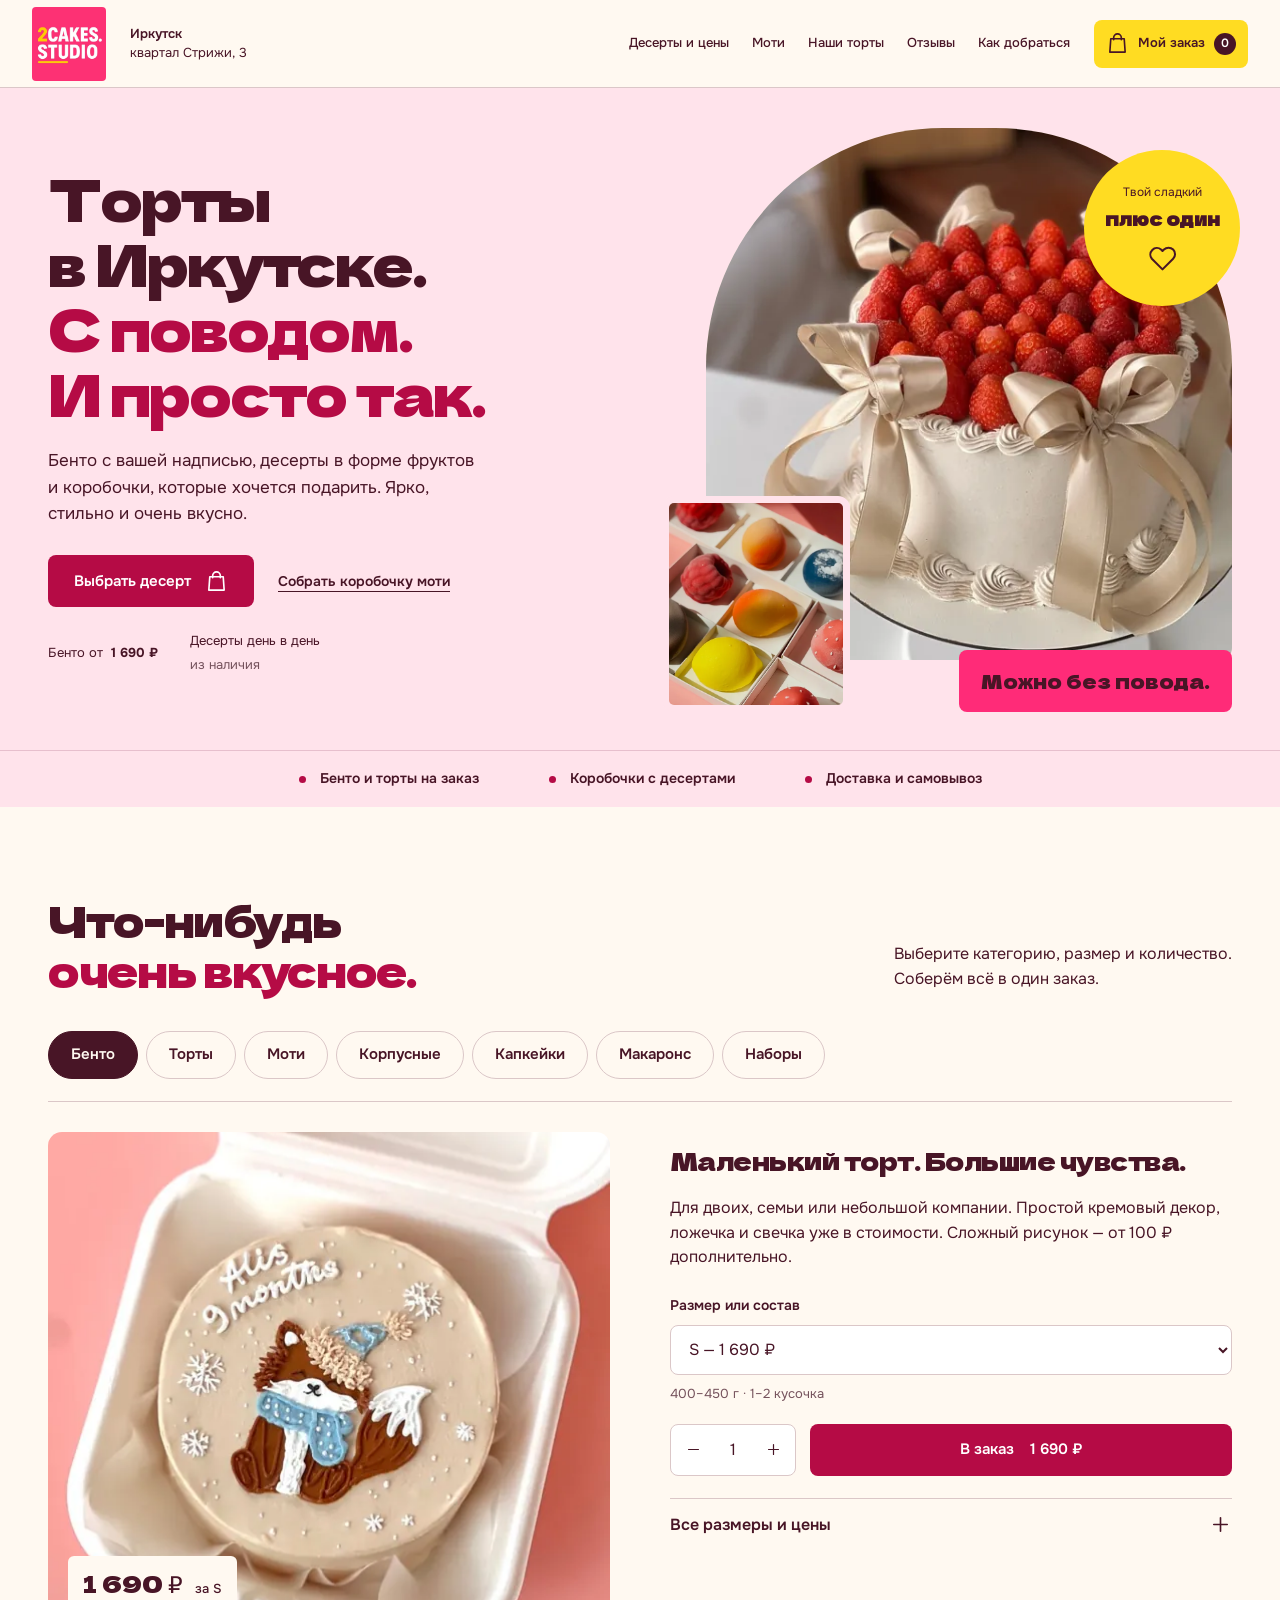
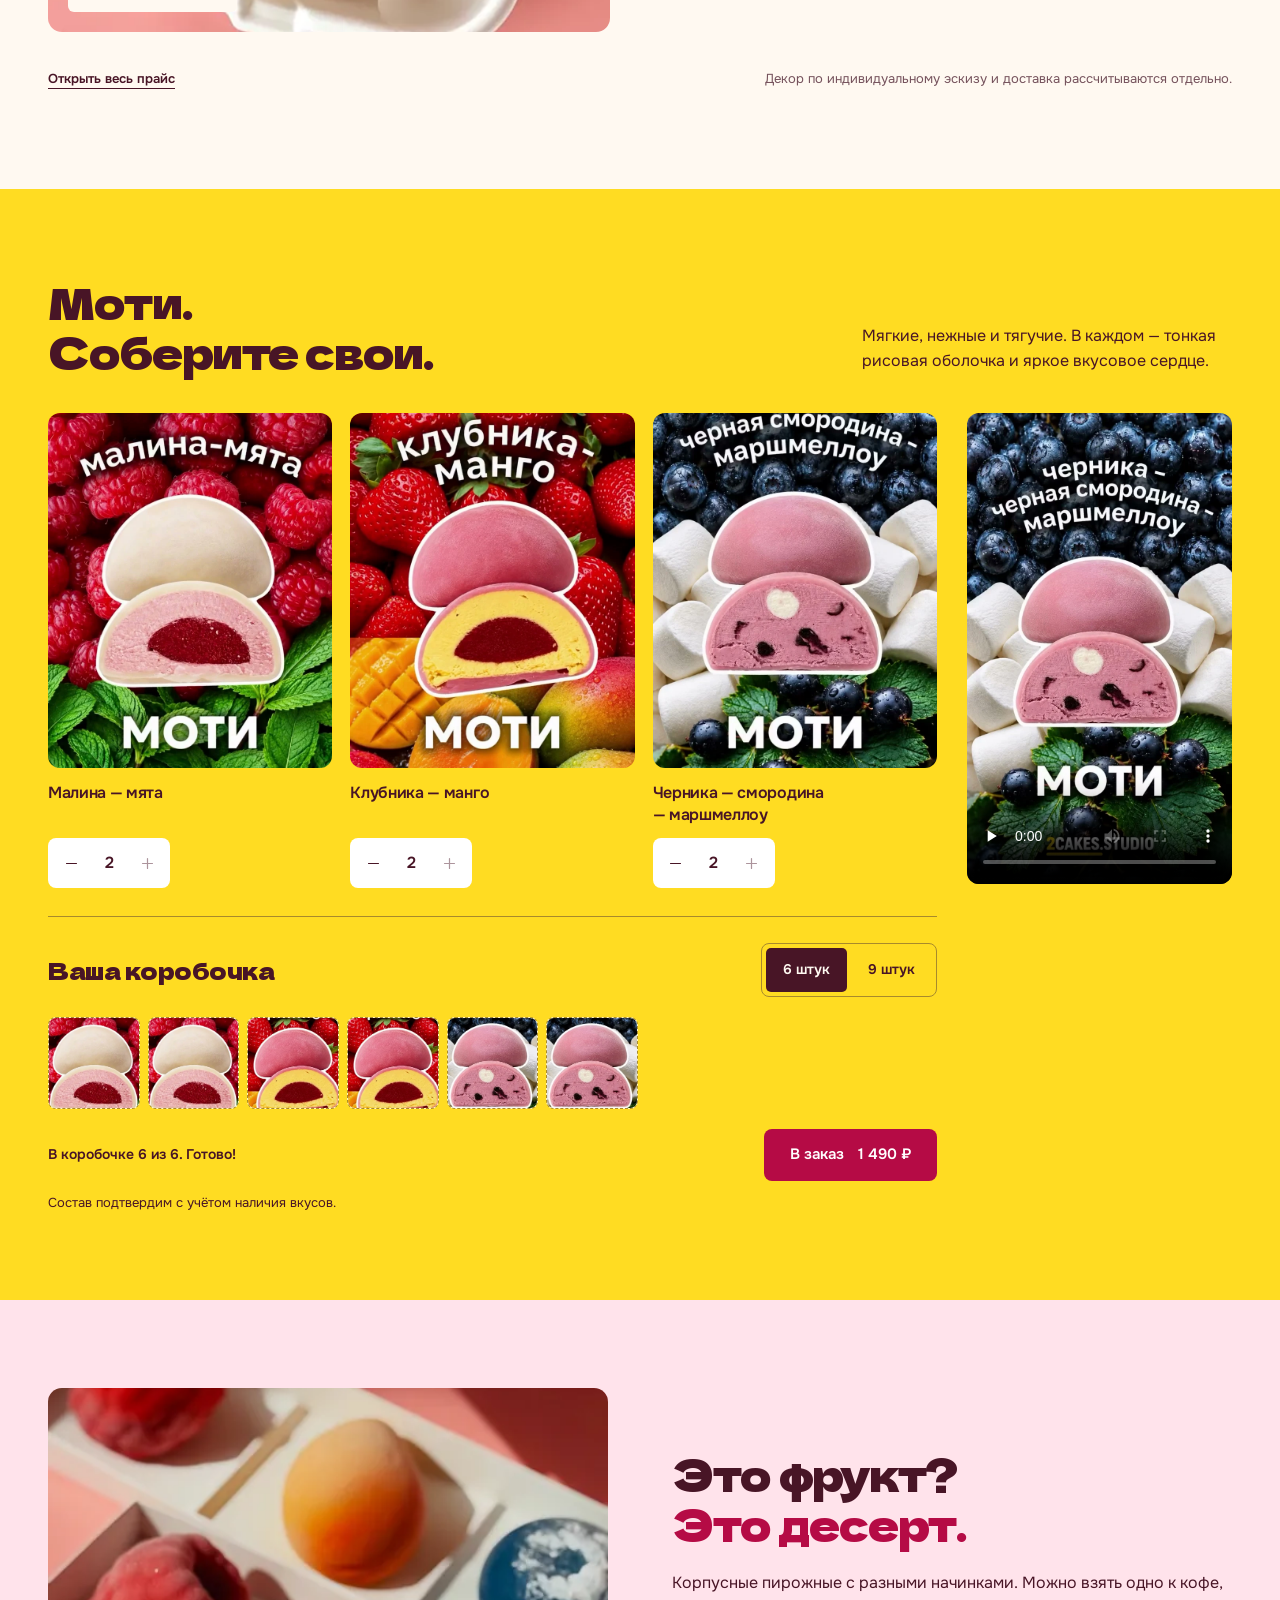
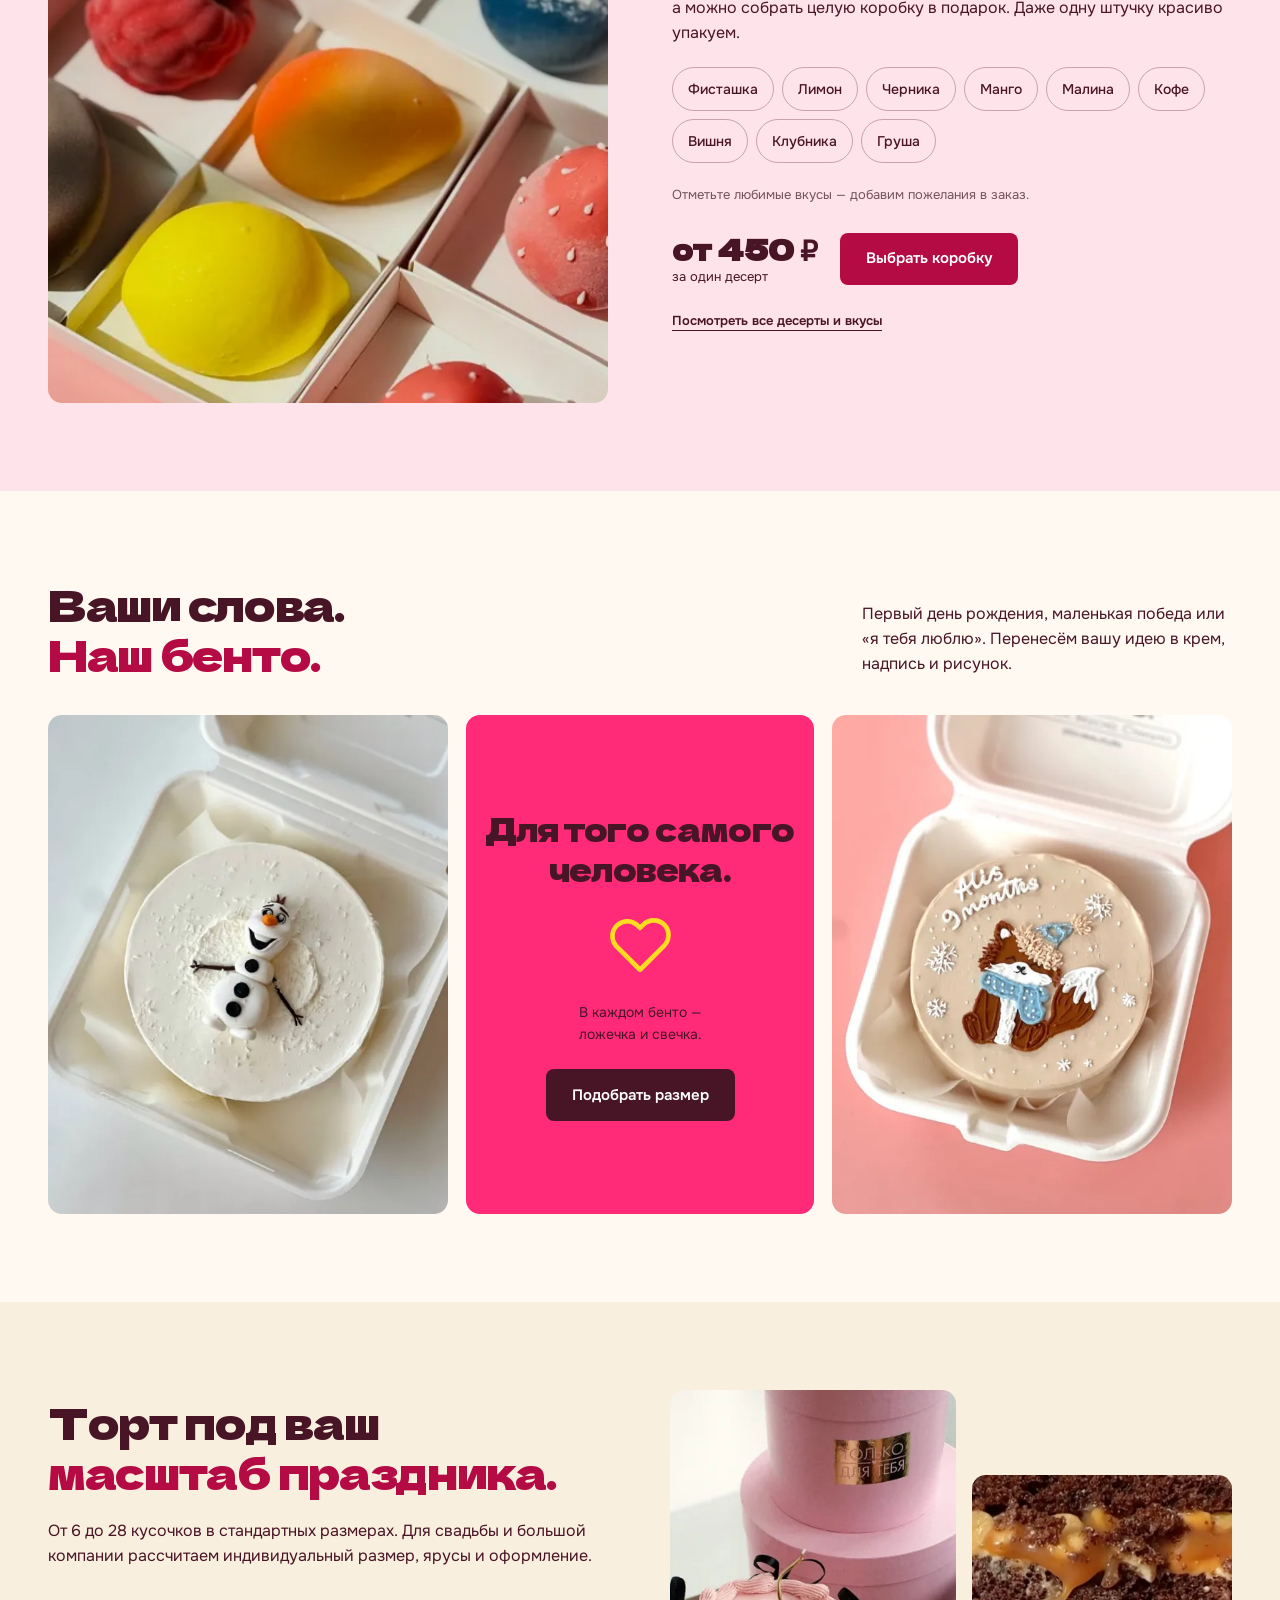
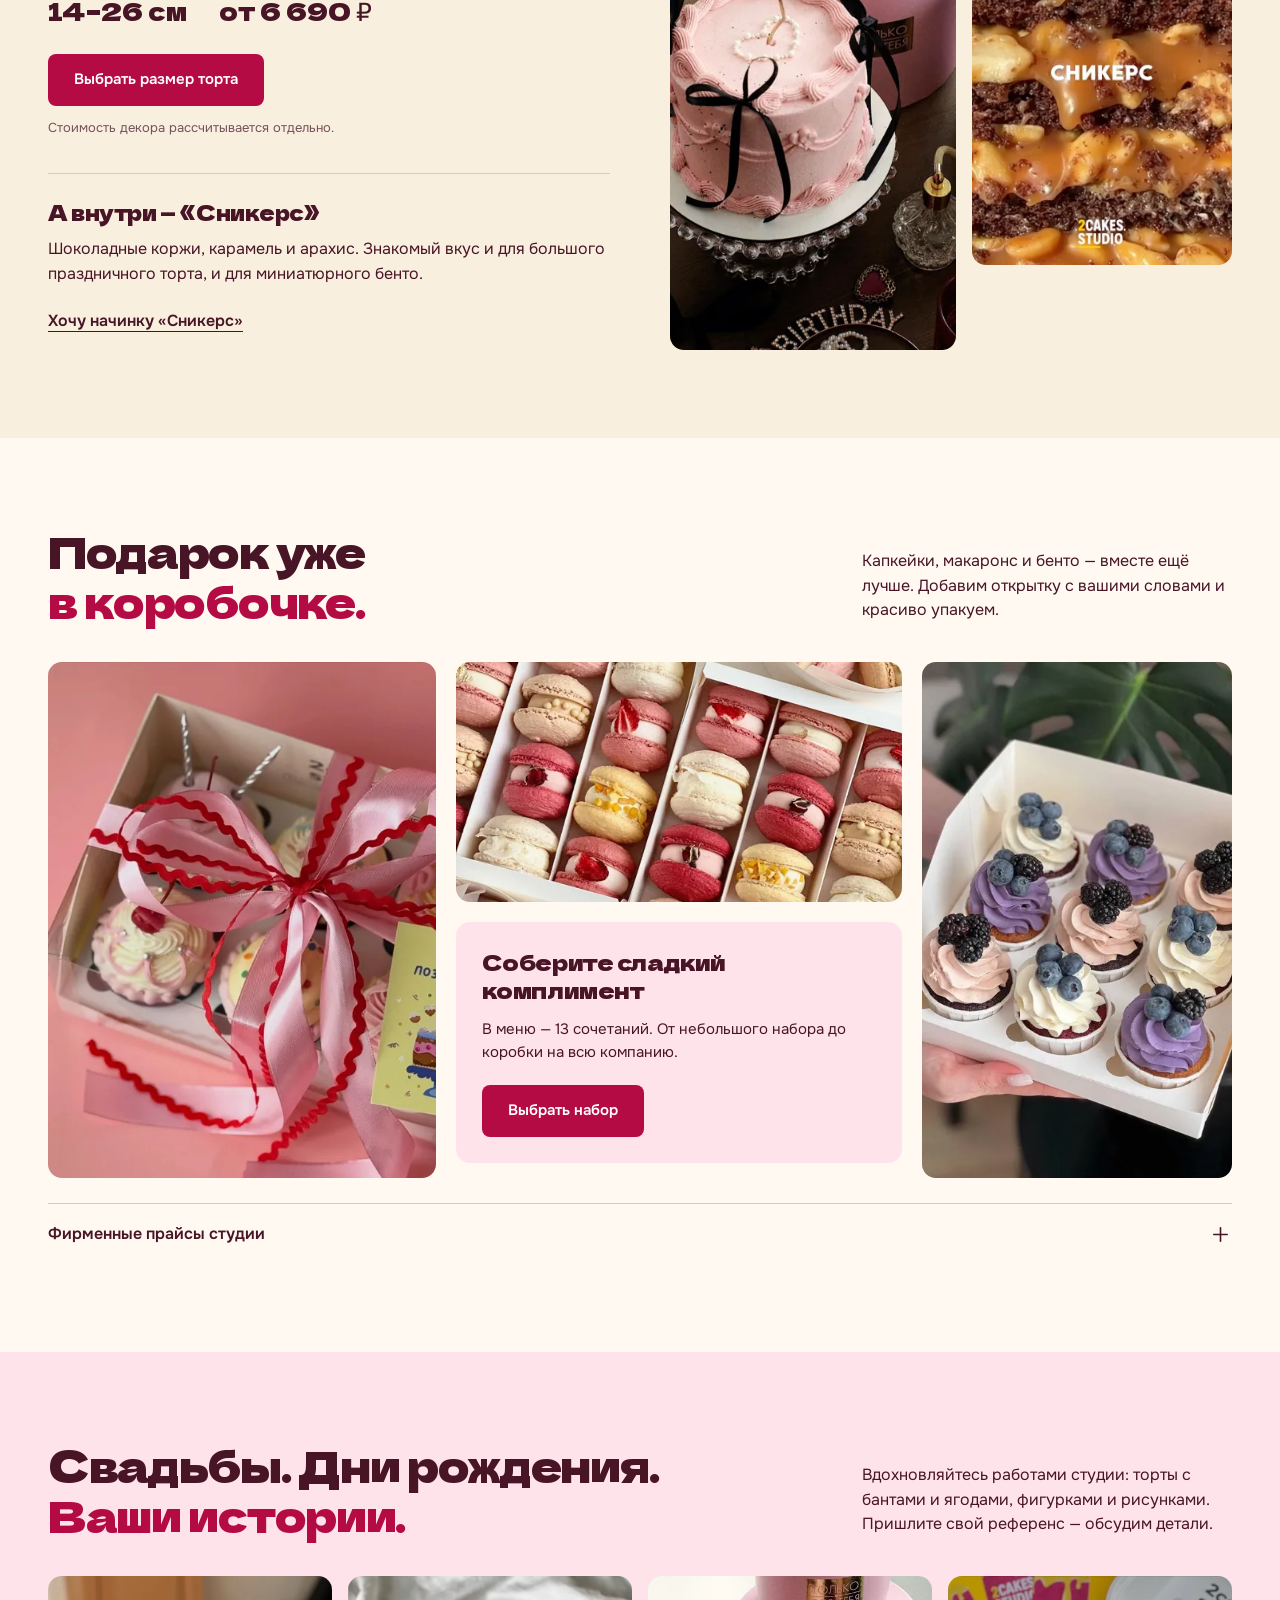
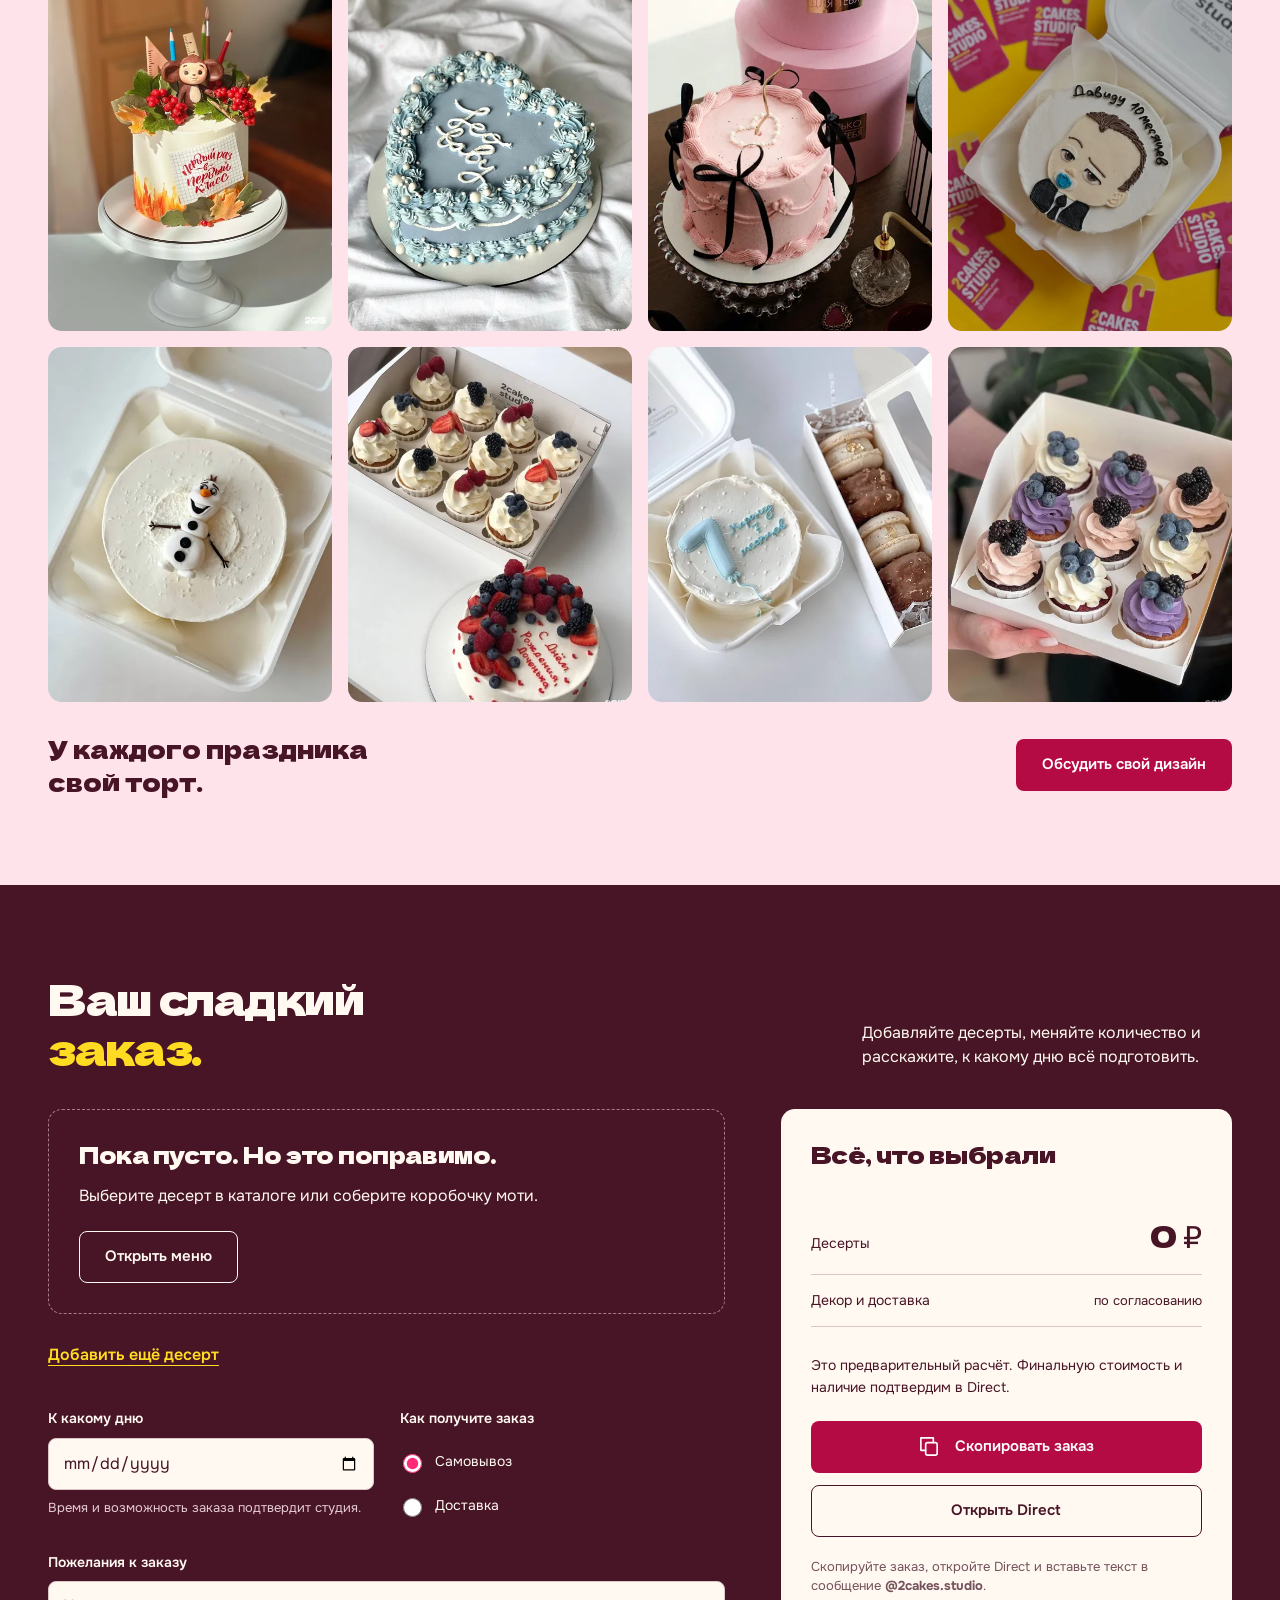
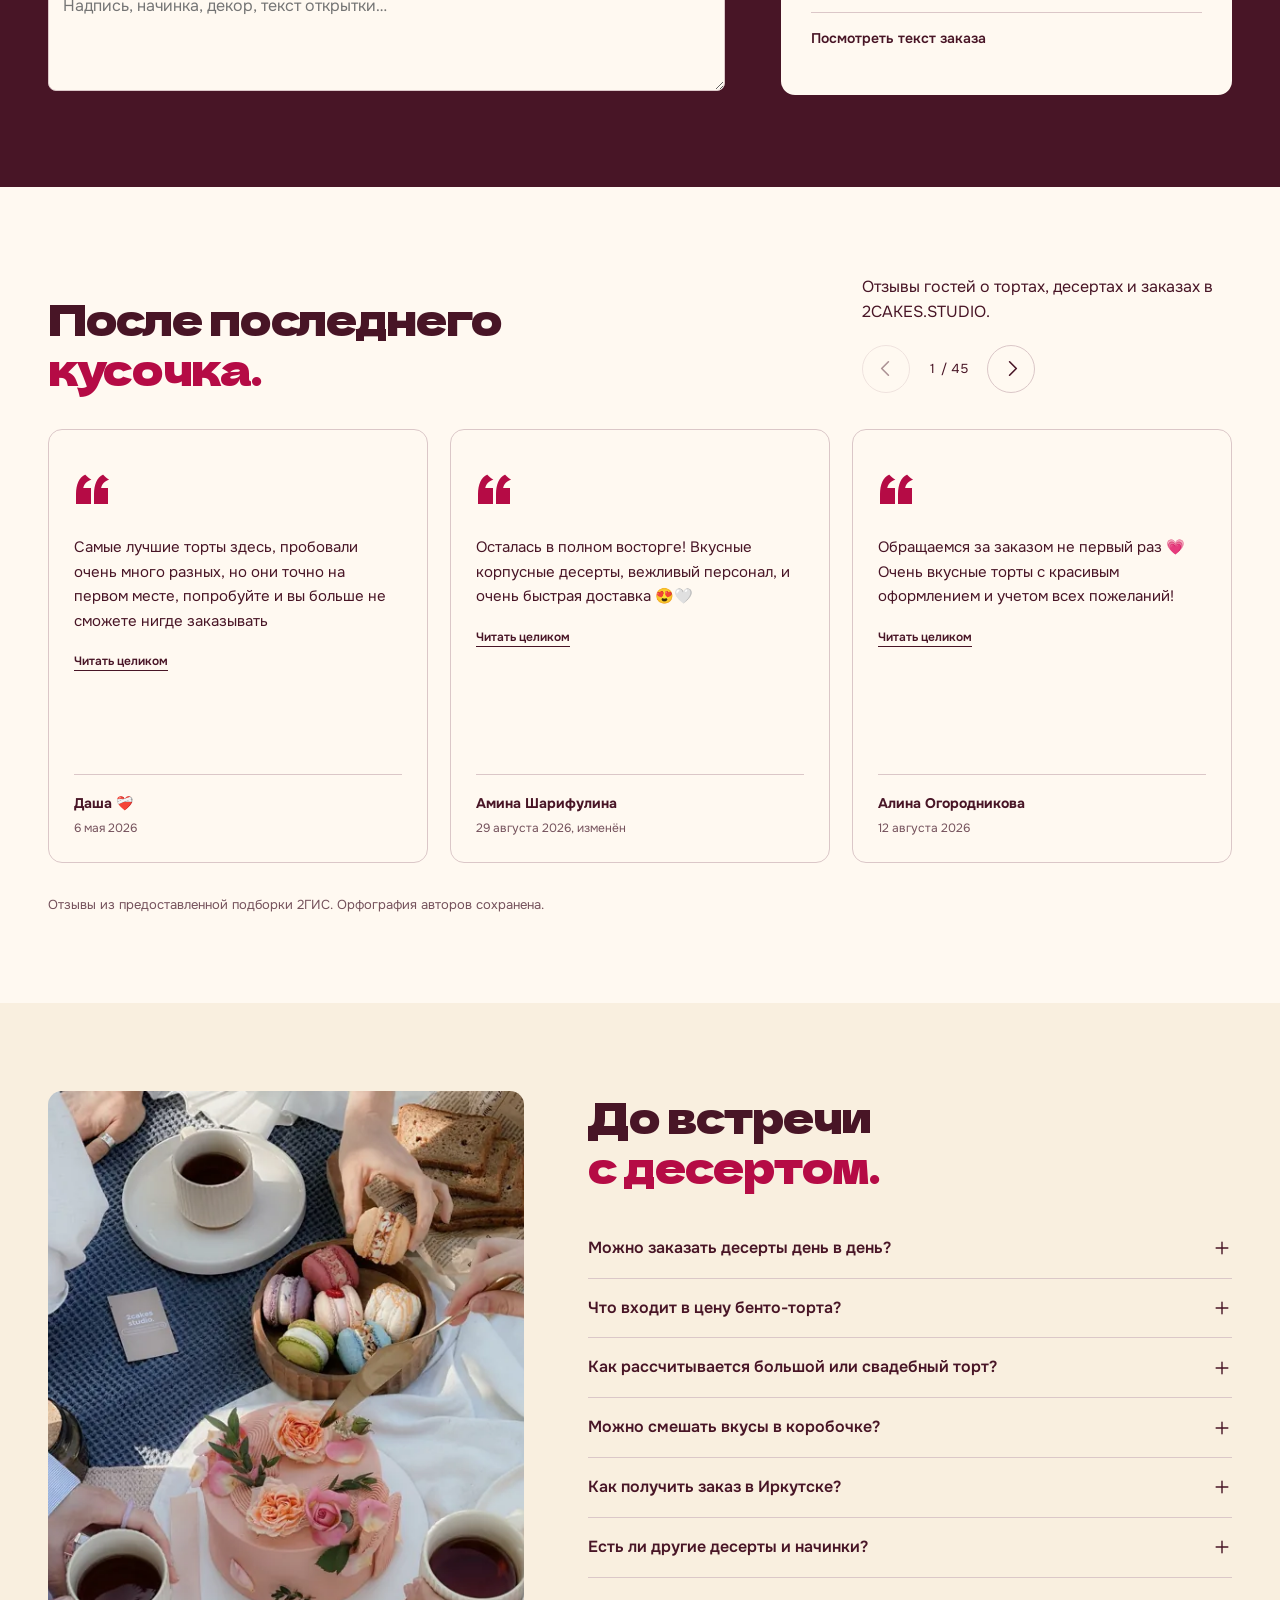
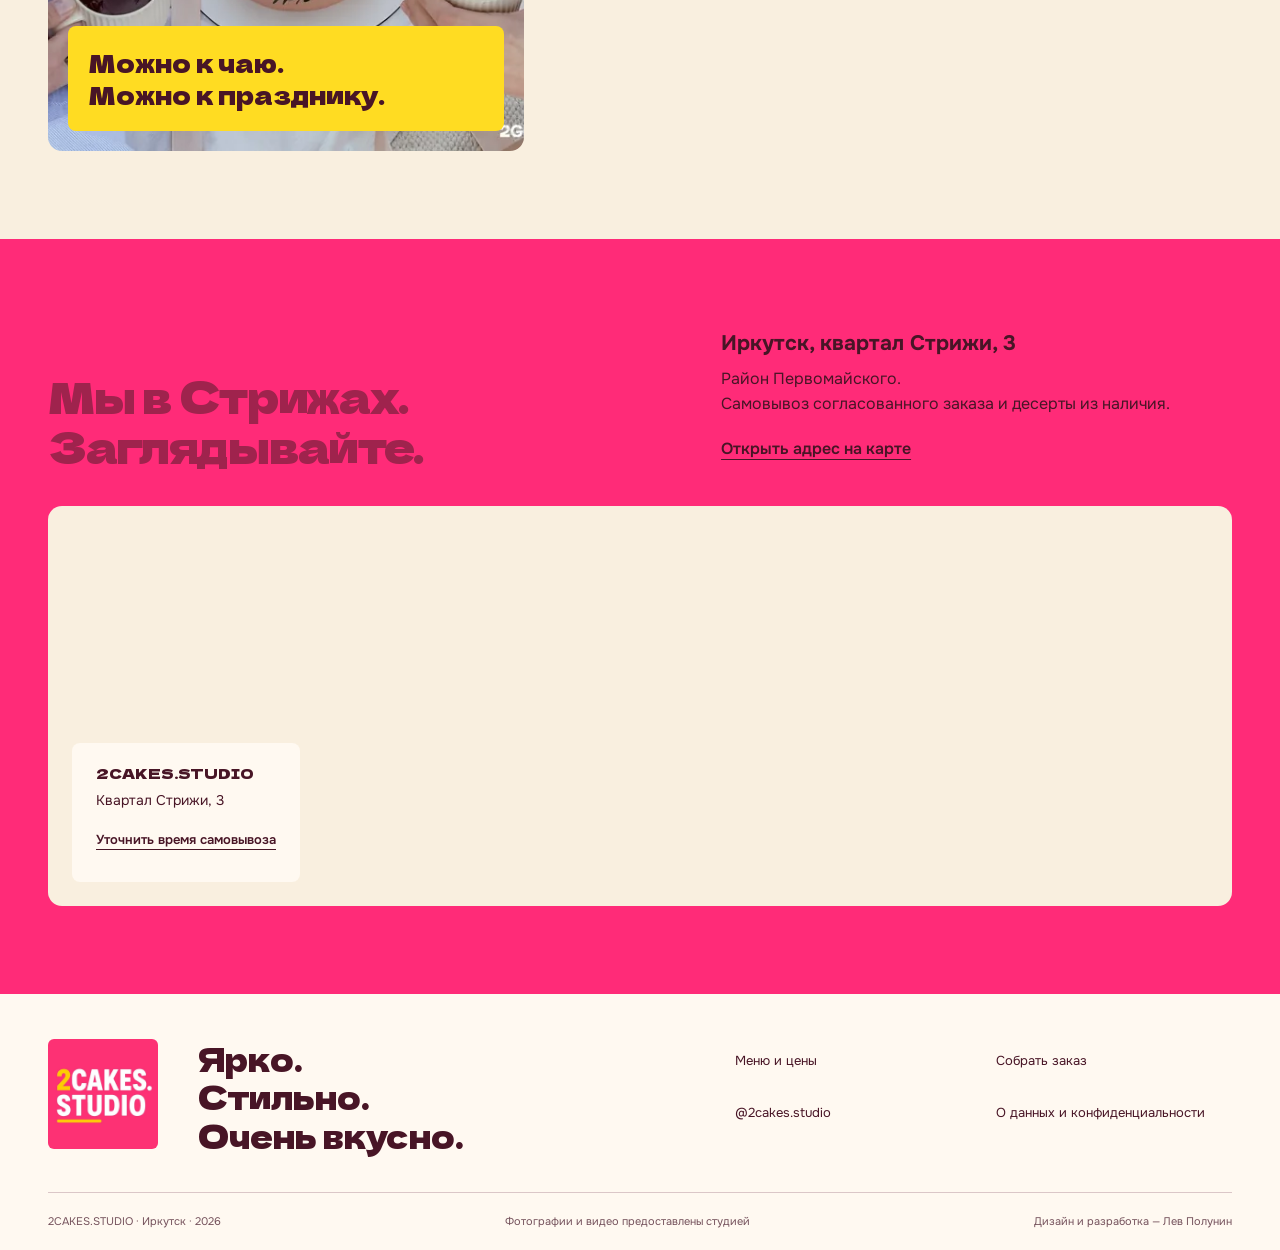
<file: index.html>
<!doctype html>
<html lang="ru" data-type="place" data-motion="live">
<head>
  <meta charset="utf-8">
  <meta name="viewport" content="width=device-width, initial-scale=1, viewport-fit=cover">
  <title>Торты на заказ и бенто в Иркутске — 2CAKES.STUDIO</title>
  <meta name="description" content="Бенто-торты от 1690 ₽, торты на заказ, моти и корпусные десерты в Иркутске. Выберите вкус, соберите набор и закажите в 2CAKES.STUDIO. Самовывоз: квартал Стрижи, 3.">
  <meta name="theme-color" content="#ff2b78">
  <meta name="page-type" content="place"><meta name="site-kind" content="other"><meta name="page-kind" content="place">
  <meta property="og:title" content="2CAKES.STUDIO — торты и десерты в Иркутске">
  <meta property="og:description" content="Бенто с вашим дизайном, коробочки моти, капкейки и торты для праздников. Соберите свой сладкий заказ.">
  <meta property="og:type" content="website"><meta property="og:locale" content="ru_RU"><meta property="og:image" content="share.jpg">
  <meta name="twitter:card" content="summary_large_image">
  <!-- Public URL is not supplied. Add the real canonical URL and absolute og:image when publishing; see SEO-GEO.md. -->
  <link rel="icon" href="favicon.png" type="image/png">
  <link rel="preload" href="assets/fonts/dela-0.ttf" as="font" type="font/ttf" crossorigin>
  <link rel="stylesheet" href="assets/styles.css">
  <link rel="stylesheet" href="assets/motion.css">
  <link rel="stylesheet" href="assets/moments.css">
  <script>document.documentElement.classList.add('m-enter');setTimeout(function(){document.documentElement.classList.add('m-enter-done')},700)</script>
  <script type="application/ld+json">{
  "@context": "https://schema.org",
  "@type": "Bakery",
  "name": "2CAKES.STUDIO",
  "alternateName": "Ту Кейкс Студио",
  "description": "Торты на заказ, бенто-торты, моти, корпусные десерты, капкейки и макаронс в Иркутске.",
  "address": {
    "@type": "PostalAddress",
    "streetAddress": "квартал Стрижи, 3",
    "addressLocality": "Иркутск",
    "postalCode": "664058",
    "addressCountry": "RU"
  },
  "areaServed": "Иркутск",
  "sameAs": [
    "https://www.instagram.com/2cakes.studio/"
  ],
  "hasOfferCatalog": {
    "@type": "OfferCatalog",
    "name": "Торты и десерты",
    "itemListElement": [
      {
        "@type": "Offer",
        "price": 1690,
        "priceCurrency": "RUB",
        "itemOffered": {
          "@type": "Product",
          "name": "Бенто · S",
          "description": "400–450 г · 1–2 кусочка"
        }
      },
      {
        "@type": "Offer",
        "price": 2290,
        "priceCurrency": "RUB",
        "itemOffered": {
          "@type": "Product",
          "name": "Бенто · M",
          "description": "700–750 г · 3–4 кусочка"
        }
      },
      {
        "@type": "Offer",
        "price": 3890,
        "priceCurrency": "RUB",
        "itemOffered": {
          "@type": "Product",
          "name": "Бенто · L",
          "description": "1,2–1,4 кг · 5–6 кусочков"
        }
      },
      {
        "@type": "Offer",
        "price": 4390,
        "priceCurrency": "RUB",
        "itemOffered": {
          "@type": "Product",
          "name": "Бенто · XL",
          "description": "1,8–2 кг · 7–8 кусочков"
        }
      },
      {
        "@type": "Offer",
        "price": 6690,
        "priceCurrency": "RUB",
        "itemOffered": {
          "@type": "Product",
          "name": "Торты · 14 см",
          "description": "1,5–1,7 кг · 6–7 кусочков"
        }
      },
      {
        "@type": "Offer",
        "price": 7890,
        "priceCurrency": "RUB",
        "itemOffered": {
          "@type": "Product",
          "name": "Торты · 16 см",
          "description": "2–2,5 кг · 8–10 кусочков"
        }
      },
      {
        "@type": "Offer",
        "price": 9690,
        "priceCurrency": "RUB",
        "itemOffered": {
          "@type": "Product",
          "name": "Торты · 18 см",
          "description": "3–3,5 кг · 12–14 кусочков"
        }
      },
      {
        "@type": "Offer",
        "price": 11890,
        "priceCurrency": "RUB",
        "itemOffered": {
          "@type": "Product",
          "name": "Торты · 20 см",
          "description": "4 кг · 15–17 кусочков"
        }
      },
      {
        "@type": "Offer",
        "price": 14190,
        "priceCurrency": "RUB",
        "itemOffered": {
          "@type": "Product",
          "name": "Торты · 22 см",
          "description": "4,5 кг · 18–20 кусочков"
        }
      },
      {
        "@type": "Offer",
        "price": 15590,
        "priceCurrency": "RUB",
        "itemOffered": {
          "@type": "Product",
          "name": "Торты · 24 см",
          "description": "5–5,5 кг · 22–24 кусочка"
        }
      },
      {
        "@type": "Offer",
        "price": 18490,
        "priceCurrency": "RUB",
        "itemOffered": {
          "@type": "Product",
          "name": "Торты · 26 см",
          "description": "6–6,5 кг · 26–28 кусочков"
        }
      },
      {
        "@type": "Offer",
        "price": 1490,
        "priceCurrency": "RUB",
        "itemOffered": {
          "@type": "Product",
          "name": "Моти · 6 штук",
          "description": "Коробочка моти"
        }
      },
      {
        "@type": "Offer",
        "price": 2190,
        "priceCurrency": "RUB",
        "itemOffered": {
          "@type": "Product",
          "name": "Моти · 9 штук",
          "description": "Большая коробочка моти"
        }
      },
      {
        "@type": "Offer",
        "price": 450,
        "priceCurrency": "RUB",
        "itemOffered": {
          "@type": "Product",
          "name": "Корпусные · 1 штука",
          "description": "В отдельной коробочке"
        }
      },
      {
        "@type": "Offer",
        "price": 900,
        "priceCurrency": "RUB",
        "itemOffered": {
          "@type": "Product",
          "name": "Корпусные · 2 штуки",
          "description": "Подарочный набор"
        }
      },
      {
        "@type": "Offer",
        "price": 1350,
        "priceCurrency": "RUB",
        "itemOffered": {
          "@type": "Product",
          "name": "Корпусные · 3 штуки",
          "description": "Подарочный набор"
        }
      },
      {
        "@type": "Offer",
        "price": 1800,
        "priceCurrency": "RUB",
        "itemOffered": {
          "@type": "Product",
          "name": "Корпусные · 4 штуки",
          "description": "Подарочный набор"
        }
      },
      {
        "@type": "Offer",
        "price": 2700,
        "priceCurrency": "RUB",
        "itemOffered": {
          "@type": "Product",
          "name": "Корпусные · 6 штук",
          "description": "Подарочный набор"
        }
      },
      {
        "@type": "Offer",
        "price": 3600,
        "priceCurrency": "RUB",
        "itemOffered": {
          "@type": "Product",
          "name": "Корпусные · 9 штук",
          "description": "Подарочный набор"
        }
      },
      {
        "@type": "Offer",
        "price": 1590,
        "priceCurrency": "RUB",
        "itemOffered": {
          "@type": "Product",
          "name": "Капкейки · 4 штуки",
          "description": "Коробка капкейков"
        }
      },
      {
        "@type": "Offer",
        "price": 2190,
        "priceCurrency": "RUB",
        "itemOffered": {
          "@type": "Product",
          "name": "Капкейки · 6 штук",
          "description": "Коробка капкейков"
        }
      },
      {
        "@type": "Offer",
        "price": 2890,
        "priceCurrency": "RUB",
        "itemOffered": {
          "@type": "Product",
          "name": "Капкейки · 9 штук",
          "description": "Коробка капкейков"
        }
      },
      {
        "@type": "Offer",
        "price": 3490,
        "priceCurrency": "RUB",
        "itemOffered": {
          "@type": "Product",
          "name": "Капкейки · 12 штук",
          "description": "Коробка капкейков"
        }
      },
      {
        "@type": "Offer",
        "price": 990,
        "priceCurrency": "RUB",
        "itemOffered": {
          "@type": "Product",
          "name": "Макаронс · 4 штуки",
          "description": "Коробка макаронс"
        }
      },
      {
        "@type": "Offer",
        "price": 1890,
        "priceCurrency": "RUB",
        "itemOffered": {
          "@type": "Product",
          "name": "Макаронс · 8 штук",
          "description": "Коробка макаронс"
        }
      },
      {
        "@type": "Offer",
        "price": 2590,
        "priceCurrency": "RUB",
        "itemOffered": {
          "@type": "Product",
          "name": "Макаронс · 12 штук",
          "description": "Коробка макаронс"
        }
      },
      {
        "@type": "Offer",
        "price": 3990,
        "priceCurrency": "RUB",
        "itemOffered": {
          "@type": "Product",
          "name": "Макаронс · 20 штук",
          "description": "Коробка макаронс"
        }
      },
      {
        "@type": "Offer",
        "price": 2490,
        "priceCurrency": "RUB",
        "itemOffered": {
          "@type": "Product",
          "name": "Наборы · Бенто + 2 капкейка",
          "description": "Подарочный набор"
        }
      },
      {
        "@type": "Offer",
        "price": 3390,
        "priceCurrency": "RUB",
        "itemOffered": {
          "@type": "Product",
          "name": "Наборы · Бенто + 7 макаронс",
          "description": "Подарочный набор"
        }
      },
      {
        "@type": "Offer",
        "price": 3390,
        "priceCurrency": "RUB",
        "itemOffered": {
          "@type": "Product",
          "name": "Наборы · Бенто + 2 капкейка + 4 макаронс",
          "description": "Подарочный набор"
        }
      },
      {
        "@type": "Offer",
        "price": 3590,
        "priceCurrency": "RUB",
        "itemOffered": {
          "@type": "Product",
          "name": "Наборы · Бенто + 3 капкейка + 3 макаронс",
          "description": "Подарочный набор"
        }
      },
      {
        "@type": "Offer",
        "price": 3590,
        "priceCurrency": "RUB",
        "itemOffered": {
          "@type": "Product",
          "name": "Наборы · Бенто + 5 капкейков",
          "description": "Подарочный набор"
        }
      },
      {
        "@type": "Offer",
        "price": 4290,
        "priceCurrency": "RUB",
        "itemOffered": {
          "@type": "Product",
          "name": "Наборы · Бенто + 4 капкейка + 6 макаронс",
          "description": "Подарочный набор"
        }
      },
      {
        "@type": "Offer",
        "price": 4490,
        "priceCurrency": "RUB",
        "itemOffered": {
          "@type": "Product",
          "name": "Наборы · Бенто + 8 капкейков",
          "description": "Подарочный набор"
        }
      },
      {
        "@type": "Offer",
        "price": 4490,
        "priceCurrency": "RUB",
        "itemOffered": {
          "@type": "Product",
          "name": "Наборы · 2 бенто + 6 макаронс",
          "description": "Подарочный набор"
        }
      },
      {
        "@type": "Offer",
        "price": 2090,
        "priceCurrency": "RUB",
        "itemOffered": {
          "@type": "Product",
          "name": "Наборы · 3 капкейка + 4 макаронс",
          "description": "Подарочный набор"
        }
      },
      {
        "@type": "Offer",
        "price": 2290,
        "priceCurrency": "RUB",
        "itemOffered": {
          "@type": "Product",
          "name": "Наборы · 4 капкейка + 3 макаронс",
          "description": "Подарочный набор"
        }
      },
      {
        "@type": "Offer",
        "price": 2890,
        "priceCurrency": "RUB",
        "itemOffered": {
          "@type": "Product",
          "name": "Наборы · 4 капкейка + 7 макаронс",
          "description": "Подарочный набор"
        }
      },
      {
        "@type": "Offer",
        "price": 2990,
        "priceCurrency": "RUB",
        "itemOffered": {
          "@type": "Product",
          "name": "Наборы · 6 капкейков + 4 макаронс",
          "description": "Подарочный набор"
        }
      },
      {
        "@type": "Offer",
        "price": 3890,
        "priceCurrency": "RUB",
        "itemOffered": {
          "@type": "Product",
          "name": "Наборы · 9 капкейков + 4 макаронс",
          "description": "Подарочный набор"
        }
      }
    ]
  }
}</script>
  <script src="assets/catalog.js" defer></script><script src="assets/app.js" defer></script><script src="assets/animations.js" defer></script>
</head>
<body>
  <!-- Client-led visual world: candy-pink / cherry / butter-yellow, Dela + Onest. Compact photo-led sections override fixed screen heights. All photos supplied by client. -->
  <a class="skip-link" href="#main">Перейти к содержимому</a>
  <header class="site-header"><div class="header-inner">
    <a class="brand" href="#home" aria-label="2CAKES.STUDIO — на главную"><img src="assets/images/logo.webp" width="480" height="480" alt="Логотип 2CAKES.STUDIO" class="" loading="lazy" decoding="async"></a>
    <a class="header-location" href="#contacts">Иркутск<br><span>квартал Стрижи, 3</span></a>
    <nav id="site-nav" class="site-nav" aria-label="Основная навигация"><a href="#catalog">Десерты и цены</a><a href="#mochi">Моти</a><a href="#gallery">Наши торты</a><a href="#reviews">Отзывы</a><a href="#contacts">Как добраться</a><a class="mobile-direct" href="https://ig.me/m/2cakes.studio" target="_blank" rel="noopener">Написать в Direct</a></nav>
    <a class="header-cart" href="#order" aria-label="Перейти к заказу"><svg class="icon" viewBox="0 0 24 24" fill="none" stroke="currentColor" stroke-width="1.7" stroke-linecap="round" stroke-linejoin="round" aria-hidden="true"><path d="M5 7h14l1 14H4L5 7Z"/><path d="M8 8V6a4 4 0 0 1 8 0v2"/></svg><span class="cart-label">Мой заказ</span><span class="cart-count" data-cart-count>0</span></a>
    <button class="menu-toggle" type="button" aria-controls="site-nav" aria-expanded="false" aria-label="Открыть меню"><span></span><span></span></button>
  </div></header>
  <main id="main">
    <section class="hero" id="home" data-enter aria-labelledby="hero-title"><div class="wrap hero-grid">
      <div class="hero-copy"><h1 id="hero-title">Торты <br>в Иркутске.<br><em>С поводом. <br>И просто так.</em></h1><p>Бенто с вашей надписью, десерты в форме фруктов и коробочки, которые хочется подарить. Ярко, стильно и очень вкусно.</p><div class="hero-actions"><a class="btn btn-primary" href="#catalog">Выбрать десерт <svg class="icon" viewBox="0 0 24 24" fill="none" stroke="currentColor" stroke-width="1.7" stroke-linecap="round" stroke-linejoin="round" aria-hidden="true"><path d="M5 7h14l1 14H4L5 7Z"/><path d="M8 8V6a4 4 0 0 1 8 0v2"/></svg></a><a class="text-link" href="#mochi">Собрать коробочку моти</a></div><div class="hero-facts"><span>Бенто от <strong>1 690 ₽</strong></span><span>Десерты день в день<small>из наличия</small></span></div></div>
      <div class="hero-stage" data-enter-media><div class="hero-main-photo"><img src="assets/images/strawberry-cake.webp" srcset="assets/images/strawberry-cake-small.webp 560w, assets/images/strawberry-cake.webp 1408w" sizes="(max-width: 640px) 92vw, (max-width: 1024px) 46vw, 42vw" width="1408" height="1760" alt="Торт с клубникой, кремовым декором и бантами" class="" loading="eager" decoding="async" fetchpriority="high"></div><div class="hero-small-photo"><img src="assets/images/desserts.webp" srcset="assets/images/desserts-small.webp 560w, assets/images/desserts.webp 1320w" sizes="(max-width: 640px) 92vw, (max-width: 1024px) 46vw, 42vw" width="1320" height="1760" alt="Разноцветные корпусные пирожные" class="" loading="eager" decoding="async" fetchpriority="high"></div><div class="hero-stamp"><span>Твой сладкий</span><strong>плюс один</strong><svg class="icon" viewBox="0 0 24 24" fill="none" stroke="currentColor" stroke-width="1.7" stroke-linecap="round" stroke-linejoin="round" aria-hidden="true"><path d="M20.8 4.6a5.4 5.4 0 0 0-7.6 0L12 5.8l-1.2-1.2a5.4 5.4 0 0 0-7.6 7.6L12 21l8.8-8.8a5.4 5.4 0 0 0 0-7.6Z"/></svg></div><div class="hero-ribbon">Можно без повода.</div></div>
    </div><div class="hero-bottom"><span>Бенто и торты на заказ</span><span>Коробочки с десертами</span><span>Доставка и самовывоз</span></div></section>

    <section class="section catalog-section" id="catalog"><div class="wrap"><div class="section-heading"><h2>Что-нибудь<br><em>очень вкусное.</em></h2><p>Выберите категорию, размер и количество.<br>Соберём всё в один заказ.</p></div><div class="category-tabs" role="tablist" aria-label="Категории десертов"><button class="category-tab" id="tab-bento" type="button" role="tab" aria-selected="true" aria-controls="panel-bento" tabindex="0" data-category="bento">Бенто</button>
        <button class="category-tab" id="tab-cakes" type="button" role="tab" aria-selected="false" aria-controls="panel-cakes" tabindex="-1" data-category="cakes">Торты</button>
        <button class="category-tab" id="tab-mochi" type="button" role="tab" aria-selected="false" aria-controls="panel-mochi" tabindex="-1" data-category="mochi">Моти</button>
        <button class="category-tab" id="tab-desserts" type="button" role="tab" aria-selected="false" aria-controls="panel-desserts" tabindex="-1" data-category="desserts">Корпусные</button>
        <button class="category-tab" id="tab-cupcakes" type="button" role="tab" aria-selected="false" aria-controls="panel-cupcakes" tabindex="-1" data-category="cupcakes">Капкейки</button>
        <button class="category-tab" id="tab-macarons" type="button" role="tab" aria-selected="false" aria-controls="panel-macarons" tabindex="-1" data-category="macarons">Макаронс</button>
        <button class="category-tab" id="tab-sets" type="button" role="tab" aria-selected="false" aria-controls="panel-sets" tabindex="-1" data-category="sets">Наборы</button></div><div class="catalog-panel" id="panel-bento" role="tabpanel" aria-labelledby="tab-bento">
      <div class="catalog-photo"><img src="assets/images/bento-fox.webp" srcset="assets/images/bento-fox-small.webp 560w, assets/images/bento-fox.webp 960w" sizes="(max-width: 640px) 92vw, (max-width: 1024px) 46vw, 42vw" width="960" height="1197" alt="Бенто-торт с нарисованной кремом лисой" class="" loading="lazy" decoding="async"><span class="photo-note">1 690 ₽ <small>за S</small></span></div>
      <div class="catalog-info"><h3>Маленький торт. Большие чувства.</h3><p>Для двоих, семьи или небольшой компании. Простой кремовый декор, ложечка и свечка уже в стоимости. Сложный рисунок — от 100 ₽ дополнительно.</p>
        <label for="variant-bento">Размер или состав</label><select id="variant-bento" class="variant-select" data-for="bento"><option value="bento-0">S — 1 690 ₽</option>
          <option value="bento-1">M — 2 290 ₽</option>
          <option value="bento-2">L — 3 890 ₽</option>
          <option value="bento-3">XL — 4 390 ₽</option></select>
        <p class="variant-detail" data-detail="bento">400–450 г · 1–2 кусочка</p>
        <div class="buy-row"><div class="qty" aria-label="Количество"><button type="button" data-qty="minus" aria-label="Уменьшить количество"><svg class="icon" viewBox="0 0 24 24" fill="none" stroke="currentColor" stroke-width="1.7" stroke-linecap="round" stroke-linejoin="round" aria-hidden="true"><path d="M5 12h14"/></svg></button><input type="number" min="1" max="50" value="1" inputmode="numeric" aria-label="Количество коробок или тортов"><button type="button" data-qty="plus" aria-label="Увеличить количество"><svg class="icon" viewBox="0 0 24 24" fill="none" stroke="currentColor" stroke-width="1.7" stroke-linecap="round" stroke-linejoin="round" aria-hidden="true"><path d="M12 5v14M5 12h14"/></svg></button></div><button class="btn btn-primary" type="button" data-add-category="bento">В заказ <span data-price="bento">1 690 ₽</span></button></div>
        <details class="price-details"><summary>Все размеры и цены <svg class="icon" viewBox="0 0 24 24" fill="none" stroke="currentColor" stroke-width="1.7" stroke-linecap="round" stroke-linejoin="round" aria-hidden="true"><path d="M12 5v14M5 12h14"/></svg></summary><div class="table-scroll"><table><caption class="sr-only">Бенто: полный прайс</caption><tbody><tr><th scope="row">S<small>400–450 г · 1–2 кусочка</small></th><td>1 690 ₽</td></tr>
              <tr><th scope="row">M<small>700–750 г · 3–4 кусочка</small></th><td>2 290 ₽</td></tr>
              <tr><th scope="row">L<small>1,2–1,4 кг · 5–6 кусочков</small></th><td>3 890 ₽</td></tr>
              <tr><th scope="row">XL<small>1,8–2 кг · 7–8 кусочков</small></th><td>4 390 ₽</td></tr></tbody></table></div></details>
      </div>
    </div>
<div class="catalog-panel" id="panel-cakes" role="tabpanel" aria-labelledby="tab-cakes" hidden>
      <div class="catalog-photo"><img src="assets/images/strawberry-cake.webp" srcset="assets/images/strawberry-cake-small.webp 560w, assets/images/strawberry-cake.webp 1408w" sizes="(max-width: 640px) 92vw, (max-width: 1024px) 46vw, 42vw" width="1408" height="1760" alt="Торт с клубникой и атласными бантами" class="" loading="lazy" decoding="async"><span class="photo-note">6 690 ₽ <small>за 14 см</small></span></div>
      <div class="catalog-info"><h3>Торт на всю вашу компанию</h3><p>Выберите стандартный размер. Декор рассчитывается индивидуально. Для свадебного, многоярусного или нестандартного торта обсудим размер и стоимость в Direct.</p>
        <label for="variant-cakes">Размер или состав</label><select id="variant-cakes" class="variant-select" data-for="cakes"><option value="cakes-0">14 см — 6 690 ₽</option>
          <option value="cakes-1">16 см — 7 890 ₽</option>
          <option value="cakes-2">18 см — 9 690 ₽</option>
          <option value="cakes-3">20 см — 11 890 ₽</option>
          <option value="cakes-4">22 см — 14 190 ₽</option>
          <option value="cakes-5">24 см — 15 590 ₽</option>
          <option value="cakes-6">26 см — 18 490 ₽</option></select>
        <p class="variant-detail" data-detail="cakes">1,5–1,7 кг · 6–7 кусочков</p>
        <div class="buy-row"><div class="qty" aria-label="Количество"><button type="button" data-qty="minus" aria-label="Уменьшить количество"><svg class="icon" viewBox="0 0 24 24" fill="none" stroke="currentColor" stroke-width="1.7" stroke-linecap="round" stroke-linejoin="round" aria-hidden="true"><path d="M5 12h14"/></svg></button><input type="number" min="1" max="50" value="1" inputmode="numeric" aria-label="Количество коробок или тортов"><button type="button" data-qty="plus" aria-label="Увеличить количество"><svg class="icon" viewBox="0 0 24 24" fill="none" stroke="currentColor" stroke-width="1.7" stroke-linecap="round" stroke-linejoin="round" aria-hidden="true"><path d="M12 5v14M5 12h14"/></svg></button></div><button class="btn btn-primary" type="button" data-add-category="cakes">В заказ <span data-price="cakes">6 690 ₽</span></button></div>
        <details class="price-details"><summary>Все размеры и цены <svg class="icon" viewBox="0 0 24 24" fill="none" stroke="currentColor" stroke-width="1.7" stroke-linecap="round" stroke-linejoin="round" aria-hidden="true"><path d="M12 5v14M5 12h14"/></svg></summary><div class="table-scroll"><table><caption class="sr-only">Торты: полный прайс</caption><tbody><tr><th scope="row">14 см<small>1,5–1,7 кг · 6–7 кусочков</small></th><td>6 690 ₽</td></tr>
              <tr><th scope="row">16 см<small>2–2,5 кг · 8–10 кусочков</small></th><td>7 890 ₽</td></tr>
              <tr><th scope="row">18 см<small>3–3,5 кг · 12–14 кусочков</small></th><td>9 690 ₽</td></tr>
              <tr><th scope="row">20 см<small>4 кг · 15–17 кусочков</small></th><td>11 890 ₽</td></tr>
              <tr><th scope="row">22 см<small>4,5 кг · 18–20 кусочков</small></th><td>14 190 ₽</td></tr>
              <tr><th scope="row">24 см<small>5–5,5 кг · 22–24 кусочка</small></th><td>15 590 ₽</td></tr>
              <tr><th scope="row">26 см<small>6–6,5 кг · 26–28 кусочков</small></th><td>18 490 ₽</td></tr></tbody></table></div></details>
      </div>
    </div>
<div class="catalog-panel" id="panel-mochi" role="tabpanel" aria-labelledby="tab-mochi" hidden>
      <div class="catalog-photo"><img src="assets/images/mochi-blue.webp" srcset="assets/images/mochi-blue-small.webp 560w, assets/images/mochi-blue.webp 1080w" sizes="(max-width: 640px) 92vw, (max-width: 1024px) 46vw, 42vw" width="1080" height="1350" alt="Синие и золотистые моти в подарочной коробке" class="" loading="lazy" decoding="async"><span class="photo-note">1 490 ₽ <small>за 6 штук</small></span></div>
      <div class="catalog-info"><h3>Нежные моти в коробочке</h3><p>Тонкая рисовая оболочка, мягкая начинка и три сочетания вкусов. Выберите коробочку-ассорти или соберите свой состав чуть ниже.</p>
        <label for="variant-mochi">Размер или состав</label><select id="variant-mochi" class="variant-select" data-for="mochi"><option value="mochi-0">6 штук — 1 490 ₽</option>
          <option value="mochi-1">9 штук — 2 190 ₽</option></select>
        <p class="variant-detail" data-detail="mochi">Коробочка моти</p>
        <div class="buy-row"><div class="qty" aria-label="Количество"><button type="button" data-qty="minus" aria-label="Уменьшить количество"><svg class="icon" viewBox="0 0 24 24" fill="none" stroke="currentColor" stroke-width="1.7" stroke-linecap="round" stroke-linejoin="round" aria-hidden="true"><path d="M5 12h14"/></svg></button><input type="number" min="1" max="50" value="1" inputmode="numeric" aria-label="Количество коробок или тортов"><button type="button" data-qty="plus" aria-label="Увеличить количество"><svg class="icon" viewBox="0 0 24 24" fill="none" stroke="currentColor" stroke-width="1.7" stroke-linecap="round" stroke-linejoin="round" aria-hidden="true"><path d="M12 5v14M5 12h14"/></svg></button></div><button class="btn btn-primary" type="button" data-add-category="mochi">В заказ <span data-price="mochi">1 490 ₽</span></button></div>
        <details class="price-details"><summary>Все размеры и цены <svg class="icon" viewBox="0 0 24 24" fill="none" stroke="currentColor" stroke-width="1.7" stroke-linecap="round" stroke-linejoin="round" aria-hidden="true"><path d="M12 5v14M5 12h14"/></svg></summary><div class="table-scroll"><table><caption class="sr-only">Моти: полный прайс</caption><tbody><tr><th scope="row">6 штук<small>Коробочка моти</small></th><td>1 490 ₽</td></tr>
              <tr><th scope="row">9 штук<small>Большая коробочка моти</small></th><td>2 190 ₽</td></tr></tbody></table></div></details>
      </div>
    </div>
<div class="catalog-panel" id="panel-desserts" role="tabpanel" aria-labelledby="tab-desserts" hidden>
      <div class="catalog-photo"><img src="assets/images/desserts.webp" srcset="assets/images/desserts-small.webp 560w, assets/images/desserts.webp 1320w" sizes="(max-width: 640px) 92vw, (max-width: 1024px) 46vw, 42vw" width="1320" height="1760" alt="Корпусные десерты в форме малины, манго, черники и лимона" class="" loading="lazy" decoding="async"><span class="photo-note">450 ₽ <small>за 1 штука</small></span></div>
      <div class="catalog-info"><h3>Пирожные, похожие на фрукты</h3><p>Девять вкусов и подарочная упаковка даже для одного десерта. Выберите количество, а любимые вкусы отметьте в блоке ниже. Наличие на сегодня уточним при заказе.</p>
        <label for="variant-desserts">Размер или состав</label><select id="variant-desserts" class="variant-select" data-for="desserts"><option value="desserts-0">1 штука — 450 ₽</option>
          <option value="desserts-1">2 штуки — 900 ₽</option>
          <option value="desserts-2">3 штуки — 1 350 ₽</option>
          <option value="desserts-3">4 штуки — 1 800 ₽</option>
          <option value="desserts-4">6 штук — 2 700 ₽</option>
          <option value="desserts-5">9 штук — 3 600 ₽</option></select>
        <p class="variant-detail" data-detail="desserts">В отдельной коробочке</p>
        <div class="buy-row"><div class="qty" aria-label="Количество"><button type="button" data-qty="minus" aria-label="Уменьшить количество"><svg class="icon" viewBox="0 0 24 24" fill="none" stroke="currentColor" stroke-width="1.7" stroke-linecap="round" stroke-linejoin="round" aria-hidden="true"><path d="M5 12h14"/></svg></button><input type="number" min="1" max="50" value="1" inputmode="numeric" aria-label="Количество коробок или тортов"><button type="button" data-qty="plus" aria-label="Увеличить количество"><svg class="icon" viewBox="0 0 24 24" fill="none" stroke="currentColor" stroke-width="1.7" stroke-linecap="round" stroke-linejoin="round" aria-hidden="true"><path d="M12 5v14M5 12h14"/></svg></button></div><button class="btn btn-primary" type="button" data-add-category="desserts">В заказ <span data-price="desserts">450 ₽</span></button></div>
        <details class="price-details"><summary>Все размеры и цены <svg class="icon" viewBox="0 0 24 24" fill="none" stroke="currentColor" stroke-width="1.7" stroke-linecap="round" stroke-linejoin="round" aria-hidden="true"><path d="M12 5v14M5 12h14"/></svg></summary><div class="table-scroll"><table><caption class="sr-only">Корпусные: полный прайс</caption><tbody><tr><th scope="row">1 штука<small>В отдельной коробочке</small></th><td>450 ₽</td></tr>
              <tr><th scope="row">2 штуки<small>Подарочный набор</small></th><td>900 ₽</td></tr>
              <tr><th scope="row">3 штуки<small>Подарочный набор</small></th><td>1 350 ₽</td></tr>
              <tr><th scope="row">4 штуки<small>Подарочный набор</small></th><td>1 800 ₽</td></tr>
              <tr><th scope="row">6 штук<small>Подарочный набор</small></th><td>2 700 ₽</td></tr>
              <tr><th scope="row">9 штук<small>Подарочный набор</small></th><td>3 600 ₽</td></tr></tbody></table></div></details>
      </div>
    </div>
<div class="catalog-panel" id="panel-cupcakes" role="tabpanel" aria-labelledby="tab-cupcakes" hidden>
      <div class="catalog-photo"><img src="assets/images/cupcakes-cherry.webp" srcset="assets/images/cupcakes-cherry-small.webp 560w, assets/images/cupcakes-cherry.webp 1320w" sizes="(max-width: 640px) 92vw, (max-width: 1024px) 46vw, 42vw" width="1320" height="1760" alt="Шесть капкейков с разноцветным кремом и вишней" class="" loading="lazy" decoding="async"><span class="photo-note">1 590 ₽ <small>за 4 штуки</small></span></div>
      <div class="catalog-info"><h3>Капкейки с вашим дизайном</h3><p>Нарядные капкейки с кремом, ягодами или праздничным оформлением. Красиво упакуем и по желанию добавим открытку с вашими словами. Особый декор согласуем отдельно.</p>
        <label for="variant-cupcakes">Размер или состав</label><select id="variant-cupcakes" class="variant-select" data-for="cupcakes"><option value="cupcakes-0">4 штуки — 1 590 ₽</option>
          <option value="cupcakes-1">6 штук — 2 190 ₽</option>
          <option value="cupcakes-2">9 штук — 2 890 ₽</option>
          <option value="cupcakes-3">12 штук — 3 490 ₽</option></select>
        <p class="variant-detail" data-detail="cupcakes">Коробка капкейков</p>
        <div class="buy-row"><div class="qty" aria-label="Количество"><button type="button" data-qty="minus" aria-label="Уменьшить количество"><svg class="icon" viewBox="0 0 24 24" fill="none" stroke="currentColor" stroke-width="1.7" stroke-linecap="round" stroke-linejoin="round" aria-hidden="true"><path d="M5 12h14"/></svg></button><input type="number" min="1" max="50" value="1" inputmode="numeric" aria-label="Количество коробок или тортов"><button type="button" data-qty="plus" aria-label="Увеличить количество"><svg class="icon" viewBox="0 0 24 24" fill="none" stroke="currentColor" stroke-width="1.7" stroke-linecap="round" stroke-linejoin="round" aria-hidden="true"><path d="M12 5v14M5 12h14"/></svg></button></div><button class="btn btn-primary" type="button" data-add-category="cupcakes">В заказ <span data-price="cupcakes">1 590 ₽</span></button></div>
        <details class="price-details"><summary>Все размеры и цены <svg class="icon" viewBox="0 0 24 24" fill="none" stroke="currentColor" stroke-width="1.7" stroke-linecap="round" stroke-linejoin="round" aria-hidden="true"><path d="M12 5v14M5 12h14"/></svg></summary><div class="table-scroll"><table><caption class="sr-only">Капкейки: полный прайс</caption><tbody><tr><th scope="row">4 штуки<small>Коробка капкейков</small></th><td>1 590 ₽</td></tr>
              <tr><th scope="row">6 штук<small>Коробка капкейков</small></th><td>2 190 ₽</td></tr>
              <tr><th scope="row">9 штук<small>Коробка капкейков</small></th><td>2 890 ₽</td></tr>
              <tr><th scope="row">12 штук<small>Коробка капкейков</small></th><td>3 490 ₽</td></tr></tbody></table></div></details>
      </div>
    </div>
<div class="catalog-panel" id="panel-macarons" role="tabpanel" aria-labelledby="tab-macarons" hidden>
      <div class="catalog-photo"><img src="assets/images/macarons-color.webp" srcset="assets/images/macarons-color-small.webp 560w, assets/images/macarons-color.webp 1320w" sizes="(max-width: 640px) 92vw, (max-width: 1024px) 46vw, 42vw" width="1320" height="1760" alt="Цветные макаронс с начинками крупным планом" class="" loading="lazy" decoding="async"><span class="photo-note">990 ₽ <small>за 4 штуки</small></span></div>
      <div class="catalog-info"><h3>Макаронс к кофе и в подарок</h3><p>Цветная хрустящая оболочка и щедрая начинка. Соберём аккуратную коробочку для вашего человека или к общему столу. Вкусы из наличия обсудим в переписке.</p>
        <label for="variant-macarons">Размер или состав</label><select id="variant-macarons" class="variant-select" data-for="macarons"><option value="macarons-0">4 штуки — 990 ₽</option>
          <option value="macarons-1">8 штук — 1 890 ₽</option>
          <option value="macarons-2">12 штук — 2 590 ₽</option>
          <option value="macarons-3">20 штук — 3 990 ₽</option></select>
        <p class="variant-detail" data-detail="macarons">Коробка макаронс</p>
        <div class="buy-row"><div class="qty" aria-label="Количество"><button type="button" data-qty="minus" aria-label="Уменьшить количество"><svg class="icon" viewBox="0 0 24 24" fill="none" stroke="currentColor" stroke-width="1.7" stroke-linecap="round" stroke-linejoin="round" aria-hidden="true"><path d="M5 12h14"/></svg></button><input type="number" min="1" max="50" value="1" inputmode="numeric" aria-label="Количество коробок или тортов"><button type="button" data-qty="plus" aria-label="Увеличить количество"><svg class="icon" viewBox="0 0 24 24" fill="none" stroke="currentColor" stroke-width="1.7" stroke-linecap="round" stroke-linejoin="round" aria-hidden="true"><path d="M12 5v14M5 12h14"/></svg></button></div><button class="btn btn-primary" type="button" data-add-category="macarons">В заказ <span data-price="macarons">990 ₽</span></button></div>
        <details class="price-details"><summary>Все размеры и цены <svg class="icon" viewBox="0 0 24 24" fill="none" stroke="currentColor" stroke-width="1.7" stroke-linecap="round" stroke-linejoin="round" aria-hidden="true"><path d="M12 5v14M5 12h14"/></svg></summary><div class="table-scroll"><table><caption class="sr-only">Макаронс: полный прайс</caption><tbody><tr><th scope="row">4 штуки<small>Коробка макаронс</small></th><td>990 ₽</td></tr>
              <tr><th scope="row">8 штук<small>Коробка макаронс</small></th><td>1 890 ₽</td></tr>
              <tr><th scope="row">12 штук<small>Коробка макаронс</small></th><td>2 590 ₽</td></tr>
              <tr><th scope="row">20 штук<small>Коробка макаронс</small></th><td>3 990 ₽</td></tr></tbody></table></div></details>
      </div>
    </div>
<div class="catalog-panel" id="panel-sets" role="tabpanel" aria-labelledby="tab-sets" hidden>
      <div class="catalog-photo"><img src="assets/images/gift-lilac.webp" srcset="assets/images/gift-lilac-small.webp 560w, assets/images/gift-lilac.webp 828w" sizes="(max-width: 640px) 92vw, (max-width: 1024px) 46vw, 42vw" width="828" height="1104" alt="Набор с бенто-тортом, капкейками и макаронс" class="" loading="lazy" decoding="async"><span class="photo-note">2 490 ₽ <small>за Бенто + 2 капкейка</small></span></div>
      <div class="catalog-info"><h3>Когда хочется всё вместе</h3><p>Бенто, капкейки и макаронс в одной коробке. Выберите сочетание — размер набора и его базовая стоимость сразу появятся в заказе.</p>
        <label for="variant-sets">Размер или состав</label><select id="variant-sets" class="variant-select" data-for="sets"><option value="sets-0">Бенто + 2 капкейка — 2 490 ₽</option>
          <option value="sets-1">Бенто + 7 макаронс — 3 390 ₽</option>
          <option value="sets-2">Бенто + 2 капкейка + 4 макаронс — 3 390 ₽</option>
          <option value="sets-3">Бенто + 3 капкейка + 3 макаронс — 3 590 ₽</option>
          <option value="sets-4">Бенто + 5 капкейков — 3 590 ₽</option>
          <option value="sets-5">Бенто + 4 капкейка + 6 макаронс — 4 290 ₽</option>
          <option value="sets-6">Бенто + 8 капкейков — 4 490 ₽</option>
          <option value="sets-7">2 бенто + 6 макаронс — 4 490 ₽</option>
          <option value="sets-8">3 капкейка + 4 макаронс — 2 090 ₽</option>
          <option value="sets-9">4 капкейка + 3 макаронс — 2 290 ₽</option>
          <option value="sets-10">4 капкейка + 7 макаронс — 2 890 ₽</option>
          <option value="sets-11">6 капкейков + 4 макаронс — 2 990 ₽</option>
          <option value="sets-12">9 капкейков + 4 макаронс — 3 890 ₽</option></select>
        <p class="variant-detail" data-detail="sets">Подарочный набор</p>
        <div class="buy-row"><div class="qty" aria-label="Количество"><button type="button" data-qty="minus" aria-label="Уменьшить количество"><svg class="icon" viewBox="0 0 24 24" fill="none" stroke="currentColor" stroke-width="1.7" stroke-linecap="round" stroke-linejoin="round" aria-hidden="true"><path d="M5 12h14"/></svg></button><input type="number" min="1" max="50" value="1" inputmode="numeric" aria-label="Количество коробок или тортов"><button type="button" data-qty="plus" aria-label="Увеличить количество"><svg class="icon" viewBox="0 0 24 24" fill="none" stroke="currentColor" stroke-width="1.7" stroke-linecap="round" stroke-linejoin="round" aria-hidden="true"><path d="M12 5v14M5 12h14"/></svg></button></div><button class="btn btn-primary" type="button" data-add-category="sets">В заказ <span data-price="sets">2 490 ₽</span></button></div>
        <details class="price-details"><summary>Все размеры и цены <svg class="icon" viewBox="0 0 24 24" fill="none" stroke="currentColor" stroke-width="1.7" stroke-linecap="round" stroke-linejoin="round" aria-hidden="true"><path d="M12 5v14M5 12h14"/></svg></summary><div class="table-scroll"><table><caption class="sr-only">Наборы: полный прайс</caption><tbody><tr><th scope="row">Бенто + 2 капкейка<small>Подарочный набор</small></th><td>2 490 ₽</td></tr>
              <tr><th scope="row">Бенто + 7 макаронс<small>Подарочный набор</small></th><td>3 390 ₽</td></tr>
              <tr><th scope="row">Бенто + 2 капкейка + 4 макаронс<small>Подарочный набор</small></th><td>3 390 ₽</td></tr>
              <tr><th scope="row">Бенто + 3 капкейка + 3 макаронс<small>Подарочный набор</small></th><td>3 590 ₽</td></tr>
              <tr><th scope="row">Бенто + 5 капкейков<small>Подарочный набор</small></th><td>3 590 ₽</td></tr>
              <tr><th scope="row">Бенто + 4 капкейка + 6 макаронс<small>Подарочный набор</small></th><td>4 290 ₽</td></tr>
              <tr><th scope="row">Бенто + 8 капкейков<small>Подарочный набор</small></th><td>4 490 ₽</td></tr>
              <tr><th scope="row">2 бенто + 6 макаронс<small>Подарочный набор</small></th><td>4 490 ₽</td></tr>
              <tr><th scope="row">3 капкейка + 4 макаронс<small>Подарочный набор</small></th><td>2 090 ₽</td></tr>
              <tr><th scope="row">4 капкейка + 3 макаронс<small>Подарочный набор</small></th><td>2 290 ₽</td></tr>
              <tr><th scope="row">4 капкейка + 7 макаронс<small>Подарочный набор</small></th><td>2 890 ₽</td></tr>
              <tr><th scope="row">6 капкейков + 4 макаронс<small>Подарочный набор</small></th><td>2 990 ₽</td></tr>
              <tr><th scope="row">9 капкейков + 4 макаронс<small>Подарочный набор</small></th><td>3 890 ₽</td></tr></tbody></table></div></details>
      </div>
    </div><noscript><p class="notice">Для выбора категорий и расчёта включите JavaScript. Все цены доступны в <a href="menu.html">полном меню</a>, заказать можно через <a href="https://www.instagram.com/2cakes.studio/">профиль студии</a>.</p></noscript><div class="catalog-bottom"><a href="menu.html" class="text-link">Открыть весь прайс</a><span>Декор по индивидуальному эскизу и доставка рассчитываются отдельно.</span></div></div></section>

    <section class="section mochi-section" id="mochi"><div class="wrap"><div class="section-heading"><h2>Моти.<br><em>Соберите свои.</em></h2><p>Мягкие, нежные и тягучие. В каждом — тонкая рисовая оболочка и яркое вкусовое сердце.</p></div><div class="mochi-layout"><div class="mochi-builder"><div class="mochi-flavors">
      <article class="mochi-card"><img src="assets/images/mochi-raspberry.webp" width="720" height="1280" alt="Малина — мята" class="" loading="lazy" decoding="async"><h3>Малина — мята</h3><div class="qty"><button type="button" data-mochi-change="-1" data-flavor="0" aria-label="Убрать один моти: Малина — мята"><svg class="icon" viewBox="0 0 24 24" fill="none" stroke="currentColor" stroke-width="1.7" stroke-linecap="round" stroke-linejoin="round" aria-hidden="true"><path d="M5 12h14"/></svg></button><output id="mochi-qty-0" aria-label="Количество: Малина — мята">2</output><button type="button" data-mochi-change="1" data-flavor="0" aria-label="Добавить один моти: Малина — мята"><svg class="icon" viewBox="0 0 24 24" fill="none" stroke="currentColor" stroke-width="1.7" stroke-linecap="round" stroke-linejoin="round" aria-hidden="true"><path d="M12 5v14M5 12h14"/></svg></button></div></article>
        <article class="mochi-card"><img src="assets/images/mochi-mango.webp" width="720" height="1280" alt="Клубника — манго" class="" loading="lazy" decoding="async"><h3>Клубника — манго</h3><div class="qty"><button type="button" data-mochi-change="-1" data-flavor="1" aria-label="Убрать один моти: Клубника — манго"><svg class="icon" viewBox="0 0 24 24" fill="none" stroke="currentColor" stroke-width="1.7" stroke-linecap="round" stroke-linejoin="round" aria-hidden="true"><path d="M5 12h14"/></svg></button><output id="mochi-qty-1" aria-label="Количество: Клубника — манго">2</output><button type="button" data-mochi-change="1" data-flavor="1" aria-label="Добавить один моти: Клубника — манго"><svg class="icon" viewBox="0 0 24 24" fill="none" stroke="currentColor" stroke-width="1.7" stroke-linecap="round" stroke-linejoin="round" aria-hidden="true"><path d="M12 5v14M5 12h14"/></svg></button></div></article>
        <article class="mochi-card"><img src="assets/images/mochi-berry.webp" width="720" height="1280" alt="Черника — смородина — маршмеллоу" class="" loading="lazy" decoding="async"><h3>Черника — смородина — маршмеллоу</h3><div class="qty"><button type="button" data-mochi-change="-1" data-flavor="2" aria-label="Убрать один моти: Черника — смородина — маршмеллоу"><svg class="icon" viewBox="0 0 24 24" fill="none" stroke="currentColor" stroke-width="1.7" stroke-linecap="round" stroke-linejoin="round" aria-hidden="true"><path d="M5 12h14"/></svg></button><output id="mochi-qty-2" aria-label="Количество: Черника — смородина — маршмеллоу">2</output><button type="button" data-mochi-change="1" data-flavor="2" aria-label="Добавить один моти: Черника — смородина — маршмеллоу"><svg class="icon" viewBox="0 0 24 24" fill="none" stroke="currentColor" stroke-width="1.7" stroke-linecap="round" stroke-linejoin="round" aria-hidden="true"><path d="M12 5v14M5 12h14"/></svg></button></div></article>
    </div><div class="mochi-box"><div class="mochi-box-head"><h3>Ваша коробочка</h3><div class="segmented" role="group" aria-label="Размер коробки моти"><button type="button" data-mochi-size="6" aria-pressed="true">6 штук</button>
        <button type="button" data-mochi-size="9" aria-pressed="false">9 штук</button></div></div><div class="box-slots" id="mochi-slots" aria-label="Состав коробки"></div><div class="box-footer"><p id="mochi-status" aria-live="polite">В коробочке 6 из 6</p><button class="btn btn-primary" id="add-mochi" type="button">В заказ <span id="mochi-price">1 490 ₽</span></button></div><p class="small">Состав подтвердим с учётом наличия вкусов.</p></div></div><div class="mochi-film"><video controls playsinline preload="none" poster="assets/images/mochi-poster.webp" aria-label="Видео моти: три вкуса в разрезе"><source src="assets/video/mochi.mp4" type="video/mp4">Ваш браузер не поддерживает видео. <a href="assets/video/mochi.mp4">Открыть ролик</a>.</video></div></div></div></section>

    <section class="section fruit-section" id="desserts"><div class="wrap fruit-layout"><div class="fruit-photo" data-moment="picture-develops" data-moment-opts='{"look":"film"}'><img src="assets/images/desserts.webp" srcset="assets/images/desserts-small.webp 560w, assets/images/desserts.webp 1320w" sizes="(max-width: 640px) 92vw, (max-width: 1024px) 46vw, 42vw" width="1320" height="1760" alt="Корпусные десерты в подарочной коробке" class="" loading="lazy" decoding="async"></div><div class="fruit-copy"><h2>Это фрукт?<br><em>Это десерт.</em></h2><p>Корпусные пирожные с разными начинками. Можно взять одно к кофе, а можно собрать целую коробку в подарок. Даже одну штучку красиво упакуем.</p><div class="flavor-picks" aria-label="Пожелания по вкусам корпусных десертов"><button type="button" class="flavor-button" aria-pressed="false" data-fruit="Фисташка">Фисташка</button>
        <button type="button" class="flavor-button" aria-pressed="false" data-fruit="Лимон">Лимон</button>
        <button type="button" class="flavor-button" aria-pressed="false" data-fruit="Черника">Черника</button>
        <button type="button" class="flavor-button" aria-pressed="false" data-fruit="Манго">Манго</button>
        <button type="button" class="flavor-button" aria-pressed="false" data-fruit="Малина">Малина</button>
        <button type="button" class="flavor-button" aria-pressed="false" data-fruit="Кофе">Кофе</button>
        <button type="button" class="flavor-button" aria-pressed="false" data-fruit="Вишня">Вишня</button>
        <button type="button" class="flavor-button" aria-pressed="false" data-fruit="Клубника">Клубника</button>
        <button type="button" class="flavor-button" aria-pressed="false" data-fruit="Груша">Груша</button></div><p class="small" id="fruit-selection" aria-live="polite">Отметьте любимые вкусы — добавим пожелания в заказ.</p><div class="fruit-buy"><strong>от 450 ₽<small>за один десерт</small></strong><button class="btn btn-primary" type="button" data-open-category="desserts">Выбрать коробку</button></div><button class="text-link" type="button" data-lightbox="assets/images/dessert-flavors.webp">Посмотреть все десерты и вкусы</button></div></div></section>

    <section class="section bento-section" id="bento"><div class="wrap"><div class="section-heading"><h2>Ваши слова.<br><em>Наш бенто.</em></h2><p>Первый день рождения, маленькая победа или «я тебя люблю». Перенесём вашу идею в крем, надпись и рисунок.</p></div><div class="bento-gallery"><div class="bento-photo"><img src="assets/images/bento-snowman.webp" srcset="assets/images/bento-snowman-small.webp 560w, assets/images/bento-snowman.webp 960w" sizes="(max-width: 640px) 92vw, (max-width: 1024px) 46vw, 42vw" width="960" height="1192" alt="Бенто с объёмным снеговиком" class="" loading="lazy" decoding="async"></div><div class="bento-message"><span>Для того самого<br>человека.</span><svg class="icon" viewBox="0 0 24 24" fill="none" stroke="currentColor" stroke-width="1.7" stroke-linecap="round" stroke-linejoin="round" aria-hidden="true"><path d="M20.8 4.6a5.4 5.4 0 0 0-7.6 0L12 5.8l-1.2-1.2a5.4 5.4 0 0 0-7.6 7.6L12 21l8.8-8.8a5.4 5.4 0 0 0 0-7.6Z"/></svg><p>В каждом бенто —<br>ложечка и свечка.</p><button class="btn btn-primary" type="button" data-open-category="bento">Подобрать размер</button></div><div class="bento-photo"><img src="assets/images/bento-fox.webp" srcset="assets/images/bento-fox-small.webp 560w, assets/images/bento-fox.webp 960w" sizes="(max-width: 640px) 92vw, (max-width: 1024px) 46vw, 42vw" width="960" height="1197" alt="Бенто с лисой и персональной надписью" class="" loading="lazy" decoding="async"></div></div></div></section>

    <section class="section cake-section" id="cakes"><div class="wrap cake-layout"><div class="cake-copy"><h2>Торт под ваш<br><em>масштаб праздника.</em></h2><p>От 6 до 28 кусочков в стандартных размерах. Для свадьбы и большой компании рассчитаем индивидуальный размер, ярусы и оформление.</p><div class="cake-size-line"><span>14–26 см</span><span>от 6 690 ₽</span></div><button class="btn btn-primary" type="button" data-open-category="cakes">Выбрать размер торта</button><p class="small">Стоимость декора рассчитывается отдельно.</p><div class="snickers-copy"><h3>А внутри — «Сникерс»</h3><p>Шоколадные коржи, карамель и арахис. Знакомый вкус и для большого праздничного торта, и для миниатюрного бенто.</p><button type="button" class="text-link" id="choose-snickers">Хочу начинку «Сникерс»</button></div></div><div class="cake-pictures"><div class="cake-tall"><img src="assets/images/pink-cake.webp" srcset="assets/images/pink-cake-small.webp 560w, assets/images/pink-cake.webp 1173w" sizes="(max-width: 640px) 92vw, (max-width: 1024px) 46vw, 42vw" width="1173" height="1760" alt="Праздничный розовый торт с чёрными бантами" class="" loading="lazy" decoding="async"></div><div class="snickers-photo"><img src="assets/images/snickers.webp" width="720" height="900" alt="Начинка Сникерс: шоколад, карамель и арахис" class="" loading="lazy" decoding="async"></div></div></div></section>

    <section class="section gifts-section" id="gifts"><div class="wrap"><div class="section-heading"><h2>Подарок уже<br><em>в коробочке.</em></h2><p>Капкейки, макаронс и бенто — вместе ещё лучше. Добавим открытку с вашими словами и красиво упакуем.</p></div><div class="gift-grid"><div class="gift-feature"><img src="assets/images/gift-ribbon.webp" srcset="assets/images/gift-ribbon-small.webp 560w, assets/images/gift-ribbon.webp 1218w" sizes="(max-width: 640px) 92vw, (max-width: 1024px) 46vw, 42vw" width="1218" height="1621" alt="Подарочная коробка капкейков с лентой" class="" loading="lazy" decoding="async"></div><div class="gift-side"><div class="gift-wide"><img src="assets/images/macarons-boxes.webp" srcset="assets/images/macarons-boxes-small.webp 560w, assets/images/macarons-boxes.webp 1408w" sizes="(max-width: 640px) 92vw, (max-width: 1024px) 46vw, 42vw" width="1408" height="1760" alt="Подарочные коробки макаронс" class="" loading="lazy" decoding="async"></div><div class="gift-note"><h3>Соберите сладкий комплимент</h3><p>В меню — 13 сочетаний. От небольшого набора до коробки на всю компанию.</p><button class="btn btn-primary" data-open-category="sets" type="button">Выбрать набор</button></div></div><div class="gift-last"><img src="assets/images/cupcakes-berries.webp" srcset="assets/images/cupcakes-berries-small.webp 560w, assets/images/cupcakes-berries.webp 828w" sizes="(max-width: 640px) 92vw, (max-width: 1024px) 46vw, 42vw" width="828" height="1104" alt="Капкейки с ягодами" class="" loading="lazy" decoding="async"></div></div><details class="original-prices"><summary>Фирменные прайсы студии <svg class="icon" viewBox="0 0 24 24" fill="none" stroke="currentColor" stroke-width="1.7" stroke-linecap="round" stroke-linejoin="round" aria-hidden="true"><path d="M12 5v14M5 12h14"/></svg></summary><div class="price-sheets"><button type="button" data-lightbox="assets/images/price-cupcakes.webp" aria-label="Прайс: капкейки"><img src="assets/images/price-cupcakes.webp" width="441" height="715" alt="Прайс на капкейки" class="" loading="lazy" decoding="async"></button>
        <button type="button" data-lightbox="assets/images/price-desserts.webp" aria-label="Прайс: корпусные десерты"><img src="assets/images/price-desserts.webp" width="456" height="749" alt="Прайс на корпусные десерты" class="" loading="lazy" decoding="async"></button>
        <button type="button" data-lightbox="assets/images/price-macarons.webp" aria-label="Прайс: макаронс"><img src="assets/images/price-macarons.webp" width="442" height="722" alt="Прайс на макаронс" class="" loading="lazy" decoding="async"></button>
        <button type="button" data-lightbox="assets/images/price-mochi.webp" aria-label="Прайс: моти"><img src="assets/images/price-mochi.webp" width="439" height="680" alt="Прайс на моти" class="" loading="lazy" decoding="async"></button></div></details></div></section>

    <section class="section gallery-section" id="gallery"><div class="wrap"><div class="section-heading"><h2>Свадьбы. Дни рождения.<br><em>Ваши истории.</em></h2><p>Вдохновляйтесь работами студии: торты с бантами и ягодами, фигурками и рисунками. Пришлите свой референс — обсудим детали.</p></div><div class="work-gallery"><button type="button" class="gallery-photo m-zoom" data-lightbox="assets/images/school-cake.webp" aria-label="Увеличить: Торт к первому сентября"><img src="assets/images/school-cake.webp" srcset="assets/images/school-cake-small.webp 560w, assets/images/school-cake.webp 1408w" sizes="(max-width: 640px) 92vw, (max-width: 1024px) 46vw, 42vw" width="1408" height="1760" alt="Торт к первому сентября" class="" loading="lazy" decoding="async"></button>
        <button type="button" class="gallery-photo m-zoom" data-lightbox="assets/images/heart-cake.webp" aria-label="Увеличить: Торт в форме сердца"><img src="assets/images/heart-cake.webp" srcset="assets/images/heart-cake-small.webp 560w, assets/images/heart-cake.webp 1320w" sizes="(max-width: 640px) 92vw, (max-width: 1024px) 46vw, 42vw" width="1320" height="1760" alt="Торт в форме сердца" class="" loading="lazy" decoding="async"></button>
        <button type="button" class="gallery-photo m-zoom" data-lightbox="assets/images/pink-cake.webp" aria-label="Увеличить: Розовый торт с бантами"><img src="assets/images/pink-cake.webp" srcset="assets/images/pink-cake-small.webp 560w, assets/images/pink-cake.webp 1173w" sizes="(max-width: 640px) 92vw, (max-width: 1024px) 46vw, 42vw" width="1173" height="1760" alt="Розовый торт с бантами" class="" loading="lazy" decoding="async"></button>
        <button type="button" class="gallery-photo m-zoom" data-lightbox="assets/images/bento-baby.webp" aria-label="Увеличить: Бенто с портретом малыша"><img src="assets/images/bento-baby.webp" srcset="assets/images/bento-baby-small.webp 560w, assets/images/bento-baby.webp 1412w" sizes="(max-width: 640px) 92vw, (max-width: 1024px) 46vw, 42vw" width="1412" height="1760" alt="Бенто с портретом малыша" class="" loading="lazy" decoding="async"></button>
        <button type="button" class="gallery-photo m-zoom" data-lightbox="assets/images/bento-snowman.webp" aria-label="Увеличить: Бенто со снеговиком"><img src="assets/images/bento-snowman.webp" srcset="assets/images/bento-snowman-small.webp 560w, assets/images/bento-snowman.webp 960w" sizes="(max-width: 640px) 92vw, (max-width: 1024px) 46vw, 42vw" width="960" height="1192" alt="Бенто со снеговиком" class="" loading="lazy" decoding="async"></button>
        <button type="button" class="gallery-photo m-zoom" data-lightbox="assets/images/cake-and-cupcakes.webp" aria-label="Увеличить: Торт и капкейки с ягодами"><img src="assets/images/cake-and-cupcakes.webp" srcset="assets/images/cake-and-cupcakes-small.webp 560w, assets/images/cake-and-cupcakes.webp 828w" sizes="(max-width: 640px) 92vw, (max-width: 1024px) 46vw, 42vw" width="828" height="1104" alt="Торт и капкейки с ягодами" class="" loading="lazy" decoding="async"></button>
        <button type="button" class="gallery-photo m-zoom" data-lightbox="assets/images/bento-macarons.webp" aria-label="Увеличить: Бенто и макаронс"><img src="assets/images/bento-macarons.webp" srcset="assets/images/bento-macarons-small.webp 560w, assets/images/bento-macarons.webp 959w" sizes="(max-width: 640px) 92vw, (max-width: 1024px) 46vw, 42vw" width="959" height="1195" alt="Бенто и макаронс" class="" loading="lazy" decoding="async"></button>
        <button type="button" class="gallery-photo m-zoom" data-lightbox="assets/images/cupcakes-berries-second.webp" aria-label="Увеличить: Капкейки с ягодами"><img src="assets/images/cupcakes-berries-second.webp" srcset="assets/images/cupcakes-berries-second-small.webp 560w, assets/images/cupcakes-berries-second.webp 828w" sizes="(max-width: 640px) 92vw, (max-width: 1024px) 46vw, 42vw" width="828" height="1104" alt="Капкейки с ягодами" class="" loading="lazy" decoding="async"></button></div><div class="gallery-bottom"><p>У каждого праздника<br>свой торт.</p><a class="btn btn-primary" href="https://ig.me/m/2cakes.studio" target="_blank" rel="noopener">Обсудить свой дизайн</a></div></div></section>

    <section class="section order-section" id="order"><div class="wrap"><div class="section-heading"><h2>Ваш сладкий<br><em>заказ.</em></h2><p>Добавляйте десерты, меняйте количество и расскажите, к какому дню всё подготовить.</p></div><div class="order-layout"><div class="order-list"><div id="cart-items" aria-live="polite"><div class="empty-cart"><svg class="icon" viewBox="0 0 24 24" fill="none" stroke="currentColor" stroke-width="1.7" stroke-linecap="round" stroke-linejoin="round" aria-hidden="true"><path d="M5 7h14l1 14H4L5 7Z"/><path d="M8 8V6a4 4 0 0 1 8 0v2"/></svg><h3>Пока пусто. Но это поправимо.</h3><p>Выберите десерт в каталоге или соберите коробочку моти.</p><a class="btn btn-secondary" href="#catalog">Открыть меню</a></div></div><a class="text-link" href="#catalog">Добавить ещё десерт</a><div class="order-fields"><div class="field"><label for="order-date">К какому дню</label><input type="date" id="order-date" aria-describedby="date-note date-error"><small id="date-note">Время и возможность заказа подтвердит студия.</small><p id="date-error" class="field-error" role="alert"></p></div><fieldset><legend>Как получите заказ</legend><label class="radio"><input type="radio" name="delivery" value="Самовывоз: квартал Стрижи, 3" checked> Самовывоз</label><label class="radio"><input type="radio" name="delivery" value="Доставка по Иркутску, адрес и стоимость согласуем"> Доставка</label></fieldset><div class="field field-full"><label for="order-notes">Пожелания к заказу</label><textarea id="order-notes" rows="3" maxlength="1500" placeholder="Надпись, начинка, декор, текст открытки…"></textarea></div></div></div><aside class="order-total"><h3>Всё, что выбрали</h3><dl><div><dt>Десерты</dt><dd id="cart-total">0 ₽</dd></div><div><dt>Декор и доставка</dt><dd>по согласованию</dd></div></dl><p class="total-note">Это предварительный расчёт. Финальную стоимость и наличие подтвердим в Direct.</p><button class="btn btn-primary" type="button" id="copy-order"><svg class="icon" viewBox="0 0 24 24" fill="none" stroke="currentColor" stroke-width="1.7" stroke-linecap="round" stroke-linejoin="round" aria-hidden="true"><rect x="8" y="8" width="12" height="13" rx="2"/><path d="M16 8V3H3v13h5"/></svg> Скопировать заказ</button><a class="btn btn-secondary" href="https://ig.me/m/2cakes.studio" target="_blank" rel="noopener" id="direct-order">Открыть Direct</a><p class="small">Скопируйте заказ, откройте Direct и вставьте текст в сообщение <strong>@2cakes.studio</strong>.</p><p class="order-status" id="order-status" role="status"></p><details class="draft-details"><summary>Посмотреть текст заказа</summary><textarea id="order-draft" rows="8" readonly aria-label="Текст заказа для копирования"></textarea></details></aside></div></div></section>

    <section class="section reviews-section" id="reviews"><div class="wrap"><div class="section-heading"><h2>После последнего<br><em>кусочка.</em></h2><div class="reviews-intro"><p>Отзывы гостей о тортах, десертах и заказах в 2CAKES.STUDIO.</p><div class="slider-controls"><button class="icon-button" id="reviews-prev" type="button" aria-label="Предыдущие отзывы"><svg class="icon" viewBox="0 0 24 24" fill="none" stroke="currentColor" stroke-width="1.7" stroke-linecap="round" stroke-linejoin="round" aria-hidden="true"><path d="m14 5-7 7 7 7"/></svg></button><span id="review-position" aria-live="polite">1 / 45</span><button class="icon-button" id="reviews-next" type="button" aria-label="Следующие отзывы"><svg class="icon" viewBox="0 0 24 24" fill="none" stroke="currentColor" stroke-width="1.7" stroke-linecap="round" stroke-linejoin="round" aria-hidden="true"><path d="m10 5 7 7-7 7"/></svg></button></div></div></div><div class="reviews-track" id="reviews-track" tabindex="0" role="region" aria-label="Отзывы гостей, прокручиваемый список"><article class="review" aria-label="Отзыв 1 из 45"><div class="review-quote" aria-hidden="true">“</div><blockquote>Самые лучшие торты здесь, пробовали очень много разных, но они точно на первом месте, попробуйте и вы больше не сможете нигде заказывать</blockquote><button class="text-button review-more" type="button" aria-expanded="false">Читать целиком</button><div class="review-author"><strong>Даша ❤️‍🩹</strong><time>6 мая 2026</time></div></article>
        <article class="review" aria-label="Отзыв 2 из 45"><div class="review-quote" aria-hidden="true">“</div><blockquote>Осталась в полном восторге! Вкусные корпусные десерты, вежливый персонал, и очень быстрая доставка 😍🤍</blockquote><button class="text-button review-more" type="button" aria-expanded="false">Читать целиком</button><div class="review-author"><strong>Амина Шарифулина</strong><time>29 августа 2026, изменён</time></div></article>
        <article class="review" aria-label="Отзыв 3 из 45"><div class="review-quote" aria-hidden="true">“</div><blockquote>Обращаемся за заказом не первый раз 💗 Очень вкусные торты с красивым оформлением и учетом всех пожеланий!</blockquote><button class="text-button review-more" type="button" aria-expanded="false">Читать целиком</button><div class="review-author"><strong>Алина Огородникова</strong><time>12 августа 2026</time></div></article>
        <article class="review" aria-label="Отзыв 4 из 45"><div class="review-quote" aria-hidden="true">“</div><blockquote>всегда заказываем торты только здесь 🥰 свадьба, дни рождения и другие праздники не обходятся без тортика от 2cakes! 🤍 всегда очень красивые дизайны, идеальное воплощение всех идей, даже лучше, чем на референсах, большое количество вкуснейших начинок на любой вкус! и помимо тортов, замечательные макаронс, капкейки, десерты 🤤 рекомендуем всем друзьям и родственникам только вас! 🫶🏼</blockquote><button class="text-button review-more" type="button" aria-expanded="false">Читать целиком</button><div class="review-author"><strong>Arina I</strong><time>20 июля 2026</time></div></article>
        <article class="review" aria-label="Отзыв 5 из 45"><div class="review-quote" aria-hidden="true">“</div><blockquote>На все семейные праздники берем торты только здесь🫶🏼 Натуральные ингредиенты. Все гости всегда в восторге!</blockquote><button class="text-button review-more" type="button" aria-expanded="false">Читать целиком</button><div class="review-author"><strong>Лена Богданова</strong><time>8 ноября 2025, изменён</time></div></article>
        <article class="review" aria-label="Отзыв 6 из 45"><div class="review-quote" aria-hidden="true">“</div><blockquote>Если хотите бомбический десерт для себя или в добавок положительных эмоций для родных и близких, то вам точно к ребятам! За пару часов они смогли организовать нам супер поздравление и сладкий подарок для бабушки, это уровень 🔥 всегда все в срок и очень вкусно и красиво🩵 ждем следующий заказ 💪</blockquote><button class="text-button review-more" type="button" aria-expanded="false">Читать целиком</button><div class="review-author"><strong>Анастасия К</strong><time>8 июля 2026</time></div></article>
        <article class="review" aria-label="Отзыв 7 из 45"><div class="review-quote" aria-hidden="true">“</div><blockquote>Заказывали торт на день рождения 21.09. Могу с уверенностью сказать , что торт очень вкусный !) Но … кто общается в инста , видимо как то делит людей … весь прайс не предоставили , скинули только где дорогие тортики . Потом пошли на день рождение к подруге , она рассказывает что тоже у них закала , спросила я цену , и от ответа удивилась … такая же практически цена как у нас . Только наш торт в 2 раза меньше был . Оказывается им полностью скинули прайс , а нам нет ) На мой вопрос компании ответа внятного я не услышала . А и еще доставку задержали на 35 минут !)</blockquote><button class="text-button review-more" type="button" aria-expanded="false">Читать целиком</button><div class="review-author"><strong>Виктория Киселева</strong><time>26 сентября 2026</time></div></article>
        <article class="review" aria-label="Отзыв 8 из 45"><div class="review-quote" aria-hidden="true">“</div><blockquote>Очень вкусный бенто в меру сладкий, не приторный, коржи пористые и пропитанные, начинку брала клубника-вишня 🔥 оформление сделали как заказала ! Все пожелания учли 🫶</blockquote><button class="text-button review-more" type="button" aria-expanded="false">Читать целиком</button><div class="review-author"><strong>Тата Б</strong><time>2 октября 2025</time></div></article>
        <article class="review" aria-label="Отзыв 9 из 45"><div class="review-quote" aria-hidden="true">“</div><blockquote>Очень вкусненькие тортики, доставляют вовремя, вот такой чудесный сделали для меня. Отвечают быстро и подробно, расценки отправляют сразу, нет никаких неожиданных доплат.</blockquote><button class="text-button review-more" type="button" aria-expanded="false">Читать целиком</button><div class="review-author"><strong>К</strong><time>29 августа 2025, изменён</time></div></article>
        <article class="review" aria-label="Отзыв 10 из 45"><div class="review-quote" aria-hidden="true">“</div><blockquote>Самые вкусные бенто тортики🥰 Приготовили все вовремя без проблем, хотя я написала за день до праздника! Парень был в восторге с этого тортика, на вкус просто супер, таял во рту!</blockquote><button class="text-button review-more" type="button" aria-expanded="false">Читать целиком</button><div class="review-author"><strong>Юлия Кушнир</strong><time>23 сентября 2025</time></div></article>
        <article class="review" aria-label="Отзыв 11 из 45"><div class="review-quote" aria-hidden="true">“</div><blockquote>Спасибо вам огромное за вкусные торты 🫶 за оформление, за все выполненные пожелания в торте , вы лучшие ❤️</blockquote><button class="text-button review-more" type="button" aria-expanded="false">Читать целиком</button><div class="review-author"><strong>Татьяна Григорьева</strong><time>23 февраля 2025, изменён</time></div></article>
        <article class="review" aria-label="Отзыв 12 из 45"><div class="review-quote" aria-hidden="true">“</div><blockquote>Хочу сказать огромное спасибо всей команде за просто неворятные торты,капкейки,очень необычные вкусы,сочетания просто бомба,заказываем уже 3 раз,и в восторге не только мы но и все наши гости,впереди др сына,будем заказывать тортик только у 2cekes studio🥹❤️</blockquote><button class="text-button review-more" type="button" aria-expanded="false">Читать целиком</button><div class="review-author"><strong>Диана Дорожкина</strong><time>31 августа 2024</time></div></article>
        <article class="review" aria-label="Отзыв 13 из 45"><div class="review-quote" aria-hidden="true">“</div><blockquote>самая любимая кондитерская студия в городе! нигде я не пробовала таких вкусных десертов: от макаронс до больших тортов! мы заказываем всегда на ВСЕ праздники, это уже традиция 🤍  у девочек просто золотые руки, они делали такие шедевры, что даже жалко было есть 😅 готовы поддержать любую безумную затею)  а еще хочется отметить, что менеджер всегда быстро отвечает, предлагает много вариантов декора и в целом, складывается очень приятное впечатление от заказа)</blockquote><button class="text-button review-more" type="button" aria-expanded="false">Читать целиком</button><div class="review-author"><strong>Ева Яковлева</strong><time>10 ноября 2023</time></div></article>
        <article class="review" aria-label="Отзыв 14 из 45"><div class="review-quote" aria-hidden="true">“</div><blockquote>Не первый раз заказываю бенто тортики здесь!  Всегда всё просто супер. Понимают что тебе нужно с полуслова. Всегда идеальное общение:)  А вкус это отдельная тема. Он всегда потрясающий. Я не фанат сладкого, но их шедевры всегда ем с удовольствием❤️  Спасибо большое за вашу работу😘</blockquote><button class="text-button review-more" type="button" aria-expanded="false">Читать целиком</button><div class="review-author"><strong>Katharine S</strong><time>23 января 2023</time></div></article>
        <article class="review" aria-label="Отзыв 15 из 45"><div class="review-quote" aria-hidden="true">“</div><blockquote>Попробовали недавно ваши десерты и осталась в восторге 😍 Лучшие!</blockquote><button class="text-button review-more" type="button" aria-expanded="false">Читать целиком</button><div class="review-author"><strong>Oksana V</strong><time>1 июня 2024</time></div></article>
        <article class="review" aria-label="Отзыв 16 из 45"><div class="review-quote" aria-hidden="true">“</div><blockquote>Любимая кондитерская! Самые вкусные тортики и макаронс в городе. И капкейки тоже вкусные, не сухие. Всем советую попробовать! И выполняют заказ быстро очень. Спасибо вам за сладости:)</blockquote><button class="text-button review-more" type="button" aria-expanded="false">Читать целиком</button><div class="review-author"><strong>Татьяна Александровна</strong><time>22 февраля 2023</time></div></article>
        <article class="review" aria-label="Отзыв 17 из 45"><div class="review-quote" aria-hidden="true">“</div><blockquote>красивое место, покупала корпусные десерты 🍮</blockquote><button class="text-button review-more" type="button" aria-expanded="false">Читать целиком</button><div class="review-author"><strong>анжелика доржиевна</strong><time>10 августа 2026, изменён</time></div></article>
        <article class="review" aria-label="Отзыв 18 из 45"><div class="review-quote" aria-hidden="true">“</div><blockquote>За самыми вкусными корпусными десертами - 100% к ним! Сначала обратила внимание на красивую и аккуратную упаковку - выглядит очень презентабельно. Само пирожное тоже выглядит аппетитно и эстетично. Самое главное, что порадовало - вкус. Фисташка не имеет этого химозного привкуса, который часто встречается в подобных десертах. Вкус мягкий, натуральный и хорошо сбалансированный. Крем нежный, сладость умеренная. Спасибо большое девочкам за прекрасный десерт! 🤍</blockquote><button class="text-button review-more" type="button" aria-expanded="false">Читать целиком</button><div class="review-author"><strong>Анна Павлова</strong><time>11 июля 2026</time></div></article>
        <article class="review" aria-label="Отзыв 19 из 45"><div class="review-quote" aria-hidden="true">“</div><blockquote>Очень довольны! Заказываем тортики и макарунсы уже не первый раз на праздники - все всегда свежо, красиво и вкусно. Ребёнок в восторге, гости тоже. Спасибо большое за качество и сервис! 🎂</blockquote><button class="text-button review-more" type="button" aria-expanded="false">Читать целиком</button><div class="review-author"><strong>Карина Купрякова</strong><time>5 апреля 2026</time></div></article>
        <article class="review" aria-label="Отзыв 20 из 45"><div class="review-quote" aria-hidden="true">“</div><blockquote>Постоянно заказываю здесь бенто в подарок для друзей и семьи, всегда очень красиво, 100% попадание в референсы. Но по вкусу никогда не знала как оно, так как не удавалось попробовать😅 Недавно получила тортик уже на свой день рождения. Все супер - вкусно и красиво! Доставка вовремя, отвечают в чате быстро и с заботой. Рекомендую🫶🏻</blockquote><button class="text-button review-more" type="button" aria-expanded="false">Читать целиком</button><div class="review-author"><strong>Евгения Е</strong><time>12 января 2026, изменён</time></div></article>
        <article class="review" aria-label="Отзыв 21 из 45"><div class="review-quote" aria-hidden="true">“</div><blockquote>заказали торт 11 марта на наше мероприятие которое было 29.04 , то есть за полтора месяца , за два дня до мероприятия написала во сколько будем ждать заказ (в 16-17), в день мероприятия мне написали что кондитер не успевает доделать наш заказ и попросили отсрочку на пол часа , в итоге торт доставили в 19:30 когда уже мероприятие почти было окончено , ребята даже не извинились никак ) Буду ли я заказывать еще ? Однозначно нет , доверия больше нет. Ну как модно было не успеть сделать торт ? Нет ответственного отношения к своим клиентам , не рекомендую заказывать у них продукцию на ваши мероприятия ) торт был кстати вкусный и красивый , увы это не исправило положения вещей</blockquote><button class="text-button review-more" type="button" aria-expanded="false">Читать целиком</button><div class="review-author"><strong>Дарья ❤️</strong><time>29 апреля 2026</time></div></article>
        <article class="review" aria-label="Отзыв 22 из 45"><div class="review-quote" aria-hidden="true">“</div><blockquote>Самые вкусные бенто тортики❤️ все сделали на все 100,доставку привезли вовремя,все очень вкусно,буду заказывать еще не раз🥰</blockquote><button class="text-button review-more" type="button" aria-expanded="false">Читать целиком</button><div class="review-author"><strong>Анастасия Титаева</strong><time>31 января 2026</time></div></article>
        <article class="review" aria-label="Отзыв 23 из 45"><div class="review-quote" aria-hidden="true">“</div><blockquote>Заказывала в этой студии 4 тортика на дни рождения родных и близких - это просто прекрасно! Все остались в полном восторге. Дизайны замечательные, а насчет вкуса и говорить не стоит - самые нежные и вкусные. Теперь заказываю только здесь!</blockquote><button class="text-button review-more" type="button" aria-expanded="false">Читать целиком</button><div class="review-author"><strong>Александра Бушмакина</strong><time>15 декабря 2025</time></div></article>
        <article class="review" aria-label="Отзыв 24 из 45"><div class="review-quote" aria-hidden="true">“</div><blockquote>Заказываю уже несколько лет здесь тортики и десерты Всегда все очень вкусно, качественно Супер приятные менеджеры по переписке, всегда все в срок, кондитеры любые идеи выполняют 🫶🏻 Каждый раз все шикарно, без каких-либо накладок ☺️</blockquote><button class="text-button review-more" type="button" aria-expanded="false">Читать целиком</button><div class="review-author"><strong>Вероника Вишневская</strong><time>16 сентября 2025</time></div></article>
        <article class="review" aria-label="Отзыв 25 из 45"><div class="review-quote" aria-hidden="true">“</div><blockquote>Безумно рада, что однажды заказав у девочек торт на наш праздник, стала их постоянным клиентом и вот уже какой год наши девочки радуют нас своими произведениями искусства. Повторяют все точь в точь, как на картинке 😍 С девочками работать одно удовольствие, всегда приятны и вежливы в общении. Ответят на все интересующие вопросы, всегда на связи. А какие у них начинки 🤪 Видно, как к своему делу относятся с душой и любовью. Желаю вам благодарных клиентов и чтобы вы не забрасывали то, что у вас так хорошо получается! 🙏❤️</blockquote><button class="text-button review-more" type="button" aria-expanded="false">Читать целиком</button><div class="review-author"><strong>Екатерина Юронас</strong><time>8 марта 2025, изменён</time></div></article>
        <article class="review" aria-label="Отзыв 26 из 45"><div class="review-quote" aria-hidden="true">“</div><blockquote>Лучшие торты❤️ на протяжении 3 лет, заказываем на каждый праздник самые потрясающие торты😍 вкуснейшая начинка, изумительное оформление и самый превосходный сервис!</blockquote><button class="text-button review-more" type="button" aria-expanded="false">Читать целиком</button><div class="review-author"><strong>Тамара Эдельман-Баранова</strong><time>14 февраля 2025</time></div></article>
        <article class="review" aria-label="Отзыв 27 из 45"><div class="review-quote" aria-hidden="true">“</div><blockquote>Самые вкусные торты, не первый год заказываю на все праздники. И для себя просто покушать. Дизайны, просто шедевры, кондитеры выполнят любое желание. Очень нравятся боксы с бенто тортиком капкейками и макаронсами, начинаи рандомные но очень вкусные☺️</blockquote><button class="text-button review-more" type="button" aria-expanded="false">Читать целиком</button><div class="review-author"><strong>Натали Натали</strong><time>13 февраля 2025</time></div></article>
        <article class="review" aria-label="Отзыв 28 из 45"><div class="review-quote" aria-hidden="true">“</div><blockquote>Для меня - самая вкусная кондитерская Иркутска! Всегда все свежее и очень вкусное. Каждый раз заказываю все сладкое только тут🤍 И самое главное, всегда слышат то, что мне нужно. Готовы на мои самые разные дизайны)) 10/5  Фото моих заказов закрепила🥹</blockquote><button class="text-button review-more" type="button" aria-expanded="false">Читать целиком</button><div class="review-author"><strong>Ева Бобылева</strong><time>29 января 2025, изменён</time></div></article>
        <article class="review" aria-label="Отзыв 29 из 45"><div class="review-quote" aria-hidden="true">“</div><blockquote>Заказывали на подарок. Сделали все, как мы хотели. Очень красивый набор из бенто-тортика и капкейков! Безусловно рекомендуем:)</blockquote><button class="text-button review-more" type="button" aria-expanded="false">Читать целиком</button><div class="review-author"><strong>Анна Гришина</strong><time>29 января 2025</time></div></article>
        <article class="review" aria-label="Отзыв 30 из 45"><div class="review-quote" aria-hidden="true">“</div><blockquote>Заказывали торт для дочери на день рождения.. Торт очень вкусный, заказ сделать легко, отвечают менеджеры быстро, все уточнения и пожелания были учтены💟 Доставка сделана вовремя. Очень довольны сервисом, спасибо🌺</blockquote><button class="text-button review-more" type="button" aria-expanded="false">Читать целиком</button><div class="review-author"><strong>Кристина Порошина</strong><time>29 января 2025</time></div></article>
        <article class="review" aria-label="Отзыв 31 из 45"><div class="review-quote" aria-hidden="true">“</div><blockquote>Мне подарили тортик с этой кондитерской. Впечатления самые положительные. Во-первых, необычная форма - дракончик с пирожной и праздничным колпаком)), так мило. Во-вторых, торт свежий, вкусный. В-третьих, смеялись с мужем, что торт «с варенной колбасой». Один из слоев по цвету напоминал «варенку», хорошо, что по вкусу не было сходства))). Вкуснота и милота, благодарю за сытость и настроение.</blockquote><button class="text-button review-more" type="button" aria-expanded="false">Читать целиком</button><div class="review-author"><strong>Евгения Чагдурова</strong><time>31 декабря 2024</time></div></article>
        <article class="review" aria-label="Отзыв 32 из 45"><div class="review-quote" aria-hidden="true">“</div><blockquote>Пишу искренний отзыв. Заказывали торт на свадьбу, остались очень довольны 👍  На вкус торт потрясающий, у нас было 3 яруса из начинок выбрали: ежевично-лаймовый сорбет и манго 🔥  Оформили торт минималистично и стильно, ожидание - реальность совпали 💯  Спасибо большое, на день рождение снова планируем заказать у вас торт 😊</blockquote><button class="text-button review-more" type="button" aria-expanded="false">Читать целиком</button><div class="review-author"><strong>Мария Ипатенкова</strong><time>29 декабря 2024, изменён</time></div></article>
        <article class="review" aria-label="Отзыв 33 из 45"><div class="review-quote" aria-hidden="true">“</div><blockquote>Спасибо вам большое за такой вкусный и красивый тортик!! Обратилась за день до праздника, даже не ожидала, что возьметесь за заказ, но к моему счастью и удивлению, замечательный десерт был приготовлен! Еще раз спасибо! Обязательно будем обращаться еще, конечно, заранее😅</blockquote><button class="text-button review-more" type="button" aria-expanded="false">Читать целиком</button><div class="review-author"><strong>Ольга Чикризова</strong><time>10 ноября 2024</time></div></article>
        <article class="review" aria-label="Отзыв 34 из 45"><div class="review-quote" aria-hidden="true">“</div><blockquote>Хочется выразить огромную благодарность за свадебный торт, вся работа сделана на высшем уровне! 💔 Тортик был настолько вкусным, что даже кусочка не оставили!</blockquote><button class="text-button review-more" type="button" aria-expanded="false">Читать целиком</button><div class="review-author"><strong>Виктория Ельцова</strong><time>20 октября 2024</time></div></article>
        <article class="review" aria-label="Отзыв 35 из 45"><div class="review-quote" aria-hidden="true">“</div><blockquote>Я живу очень далеко, в другом часовом поясе (-5 часов). Заказывала торт для дочки, которая переехала в Иркутск. Со мной поддерживалась быстрая обратная связь. Мне все очень понравилось: и дизайн, и подача, и упаковка, и пунктуальность изготовления. Именинница была очень довольна 😃А я тем более! 🥳Спасибо огромное за такую прелесть 😍🙏</blockquote><button class="text-button review-more" type="button" aria-expanded="false">Читать целиком</button><div class="review-author"><strong>Наталья Коптелова</strong><time>17 октября 2024</time></div></article>
        <article class="review" aria-label="Отзыв 36 из 45"><div class="review-quote" aria-hidden="true">“</div><blockquote>Огромное спасибо за бенто🎂 Именинница была в восторге ) начиная от оформления и заканчивая нежнейшим вкусом 🤤 Сделали все как мы хотели 👍🏻😌</blockquote><button class="text-button review-more" type="button" aria-expanded="false">Читать целиком</button><div class="review-author"><strong>Просто Алена</strong><time>16 октября 2024</time></div></article>
        <article class="review" aria-label="Отзыв 37 из 45"><div class="review-quote" aria-hidden="true">“</div><blockquote>Заказывала бенто торт за сутки до события, мне сразу же ответили, что в идеале заказывать нужно за 3-5 дней, но и за сутки все успеют сделать, моему счастью не было предела🌟 на следующий день мне написали сообщение о том, что все готово, даже раньше чем мы договаривались, меньше суток прошло, я просто в восторге 🤩 Муж привез бенто тортик, помимо красивой упаковки и конфетти на коробочке была закреплена ложечка и свечка, получились очень красивые фотографии доченьки, вкус у бенто нереальный🔥</blockquote><button class="text-button review-more" type="button" aria-expanded="false">Читать целиком</button><div class="review-author"><strong>Елена Булатова</strong><time>14 октября 2024</time></div></article>
        <article class="review" aria-label="Отзыв 38 из 45"><div class="review-quote" aria-hidden="true">“</div><blockquote>Немного запоздалый отзыв, но все же. Заказывала свадебный торт и не пожалела. Такую красоту сделали, ни с одним референсом не сравнится! Торт ооочень вкусный, эстетичный, идеальный. Всем гостям понравился😍</blockquote><button class="text-button review-more" type="button" aria-expanded="false">Читать целиком</button><div class="review-author"><strong>Алина Нечаева</strong><time>9 октября 2024</time></div></article>
        <article class="review" aria-label="Отзыв 39 из 45"><div class="review-quote" aria-hidden="true">“</div><blockquote>На многие важные события заказываем торты здесь! Очень вкусные тортики всегда и невероятно красиво все 😍</blockquote><button class="text-button review-more" type="button" aria-expanded="false">Читать целиком</button><div class="review-author"><strong>Алиса Красильникова</strong><time>9 октября 2024, изменён</time></div></article>
        <article class="review" aria-label="Отзыв 40 из 45"><div class="review-quote" aria-hidden="true">“</div><blockquote>Очень красивый тортик, особенно спасибо за быстрый ответ и изготовление заказа. Дизайн в точности как и хотели! Тc</blockquote><button class="text-button review-more" type="button" aria-expanded="false">Читать целиком</button><div class="review-author"><strong>Вероника Лютина</strong><time>21 сентября 2024</time></div></article>
        <article class="review" aria-label="Отзыв 41 из 45"><div class="review-quote" aria-hidden="true">“</div><blockquote>Благодарю, вас, за тортик! Он очень вкусный, в меру сладкий, как мы любим. Ну и картинка, нарисовали по заказу 👍</blockquote><button class="text-button review-more" type="button" aria-expanded="false">Читать целиком</button><div class="review-author"><strong>Тамара crosstour</strong><time>11 сентября 2024</time></div></article>
        <article class="review" aria-label="Отзыв 42 из 45"><div class="review-quote" aria-hidden="true">“</div><blockquote>Очень вкусные и красивые тортики! Заказывали несколько раз, на свадьбу, дни рождения — всегда все безупречно. Наш фаворит — карамельный чизкейк, нежнейший вкус. Со сложными дизайнами тоже справляются на отлично. Доставка в срок, курьер вежливый. Рекомендую!</blockquote><button class="text-button review-more" type="button" aria-expanded="false">Читать целиком</button><div class="review-author"><strong>Дарья Мирова</strong><time>9 сентября 2024</time></div></article>
        <article class="review" aria-label="Отзыв 43 из 45"><div class="review-quote" aria-hidden="true">“</div><blockquote>Спасибо большое за прекрасный тортик, за замечательное обслуживание и милую подачу будем обязательно обращаться к вам ещё ❤️ P.s. было очень вкусно 😋</blockquote><button class="text-button review-more" type="button" aria-expanded="false">Читать целиком</button><div class="review-author"><strong>Олеся 🤍</strong><time>16 августа 2024</time></div></article>
        <article class="review" aria-label="Отзыв 44 из 45"><div class="review-quote" aria-hidden="true">“</div><blockquote>Несколько лет являюсь клиентом данной кондитерской. Всегда попадают в точку по вкусу, дизайну оформления. Мне кажется, для них нет ничего невозможного) все идеи они реализовывают в жизнь, ещё и в высшей степени, как это может выглядеть) На днях у нас прошла свадьба и свадебный торт тоже доверили девушкам. Смотрю на него и наливаются слёзы, от того, какой он красивый. А какой он был вкусный! Не передать словами. Хочется пожелать Вам масштабирования и развития. Не понимаю, почему про Вас не знает весь город! 🫶</blockquote><button class="text-button review-more" type="button" aria-expanded="false">Читать целиком</button><div class="review-author"><strong>Александра Александрова</strong><time>15 августа 2024, изменён</time></div></article>
        <article class="review" aria-label="Отзыв 45 из 45"><div class="review-quote" aria-hidden="true">“</div><blockquote>Спасибо Вам за невероятный торт для нашей свадьбы, мы были в восторге😻😻😻 Гости были в шоке от того какой торт очень красивый и при этом очень вкусный 🥰😋</blockquote><button class="text-button review-more" type="button" aria-expanded="false">Читать целиком</button><div class="review-author"><strong>Ya Yu</strong><time>9 августа 2024</time></div></article></div><p class="small review-source">Отзывы из предоставленной подборки 2ГИС. Орфография авторов сохранена.</p></div></section>

    <section class="section faq-section" id="delivery"><div class="wrap faq-layout"><div class="faq-photo"><img src="assets/images/picnic.webp" srcset="assets/images/picnic-small.webp 560w, assets/images/picnic.webp 1408w" sizes="(max-width: 640px) 92vw, (max-width: 1024px) 46vw, 42vw" width="1408" height="1760" alt="Торт с цветами и макаронс на пикнике" class="" loading="lazy" decoding="async"><div class="faq-photo-label">Можно к чаю.<br>Можно к празднику.</div></div><div><h2>До встречи<br><em>с десертом.</em></h2><div class="faq-list"><details><summary>Можно заказать десерты день в день?<svg class="icon" viewBox="0 0 24 24" fill="none" stroke="currentColor" stroke-width="1.7" stroke-linecap="round" stroke-linejoin="round" aria-hidden="true"><path d="M12 5v14M5 12h14"/></svg></summary><p>Да, из наличия. Напишите в Direct @2cakes.studio, чтобы уточнить доступные десерты и время получения. Индивидуальные торты и сложный декор лучше обсудить заранее.</p></details><details><summary>Что входит в цену бенто-торта?<svg class="icon" viewBox="0 0 24 24" fill="none" stroke="currentColor" stroke-width="1.7" stroke-linecap="round" stroke-linejoin="round" aria-hidden="true"><path d="M12 5v14M5 12h14"/></svg></summary><p>Сам торт выбранного размера, простой кремовый декор, ложечка и свечка. Доплата за сложный рисунок начинается от 100 ₽. Финальный декор и цену согласуем в переписке.</p></details><details><summary>Как рассчитывается большой или свадебный торт?<svg class="icon" viewBox="0 0 24 24" fill="none" stroke="currentColor" stroke-width="1.7" stroke-linecap="round" stroke-linejoin="round" aria-hidden="true"><path d="M12 5v14M5 12h14"/></svg></summary><p>В каталоге есть стандартные диаметры от 14 до 26 см. Декор оплачивается отдельно. Индивидуальные размеры, количество ярусов, начинку и оформление рассчитываем по вашим пожеланиям.</p></details><details><summary>Можно смешать вкусы в коробочке?<svg class="icon" viewBox="0 0 24 24" fill="none" stroke="currentColor" stroke-width="1.7" stroke-linecap="round" stroke-linejoin="round" aria-hidden="true"><path d="M12 5v14M5 12h14"/></svg></summary><p>Для моти на сайте можно собрать 6 или 9 штук из трёх вкусов. Для корпусных десертов отметьте любимые вкусы и добавьте нужный размер коробки. Итоговый состав подтвердим с учётом наличия.</p></details><details><summary>Как получить заказ в Иркутске?<svg class="icon" viewBox="0 0 24 24" fill="none" stroke="currentColor" stroke-width="1.7" stroke-linecap="round" stroke-linejoin="round" aria-hidden="true"><path d="M12 5v14M5 12h14"/></svg></summary><p>Можно забрать самостоятельно: квартал Стрижи, 3, район Первомайского. Есть доставка; стоимость, адрес и время согласуем в Direct.</p></details><details><summary>Есть ли другие десерты и начинки?<svg class="icon" viewBox="0 0 24 24" fill="none" stroke="currentColor" stroke-width="1.7" stroke-linecap="round" stroke-linejoin="round" aria-hidden="true"><path d="M12 5v14M5 12h14"/></svg></summary><p>Кроме представленного меню можно уточнить меренговые рулеты, фототорты и другие начинки. Расскажите о пожеланиях и пищевых ограничениях до заказа — состав и доступность подтвердит студия.</p></details></div></div></div></section>

    <section class="section contact-section" id="contacts"><div class="wrap"><div class="contact-top"><h2 data-moment="word-highlight">Мы в Стрижах. <br>Заглядывайте.</h2><div><p class="contact-address">Иркутск, квартал Стрижи, 3</p><p>Район Первомайского.<br>Самовывоз согласованного заказа и десерты из наличия.</p><a class="text-link" href="https://yandex.ru/maps/?text=Иркутск%20квартал%20Стрижи%203%202cakes%20studio" target="_blank" rel="noopener">Открыть адрес на карте</a></div></div><div class="map-wrap"><iframe title="Карта: 2CAKES.STUDIO, квартал Стрижи, 3" loading="lazy" src="https://yandex.ru/map-widget/v1/?text=Иркутск%20квартал%20Стрижи%203%202cakes%20studio&amp;z=16" referrerpolicy="no-referrer-when-downgrade"></iframe><div class="map-note"><strong>2CAKES.STUDIO</strong><span>Квартал Стрижи, 3</span><a href="https://ig.me/m/2cakes.studio" target="_blank" rel="noopener">Уточнить время самовывоза</a></div></div></div></section>
  </main>
  <footer class="site-footer"><div class="wrap"><div class="footer-main"><a href="#home" class="footer-logo" aria-label="2CAKES.STUDIO"><img src="assets/images/logo.webp" width="480" height="480" alt="Логотип 2CAKES.STUDIO" class="" loading="lazy" decoding="async"></a><p>Ярко.<br>Стильно.<br>Очень вкусно.</p><div class="footer-links"><a href="#catalog">Меню и цены</a><a href="#order">Собрать заказ</a><a href="https://www.instagram.com/2cakes.studio/" target="_blank" rel="noopener">@2cakes.studio</a><a href="privacy.html">О данных и конфиденциальности</a></div></div><div class="footer-bottom"><span>2CAKES.STUDIO · Иркутск · 2026</span><span>Фотографии и видео предоставлены студией</span><span>Дизайн и разработка — Лев Полунин</span></div></div></footer>
  <a class="mobile-order" href="#order" hidden><span>Мой заказ <b data-cart-count>0</b></span><strong id="mobile-total">0 ₽</strong></a>
  <div class="toast" role="status" id="toast"></div>
  <dialog class="image-dialog" id="image-dialog" aria-label="Изображение крупным планом"><button class="icon-button dialog-close" type="button" aria-label="Закрыть изображение"><svg class="icon" viewBox="0 0 24 24" fill="none" stroke="currentColor" stroke-width="1.7" stroke-linecap="round" stroke-linejoin="round" aria-hidden="true"><path d="m6 6 12 12M18 6 6 18"/></svg></button><img src="assets/images/logo.webp" alt="Увеличенное изображение"><a href="assets/images/logo.webp" target="_blank" rel="noopener">Открыть оригинал</a></dialog>
</body>
</html>
</file>
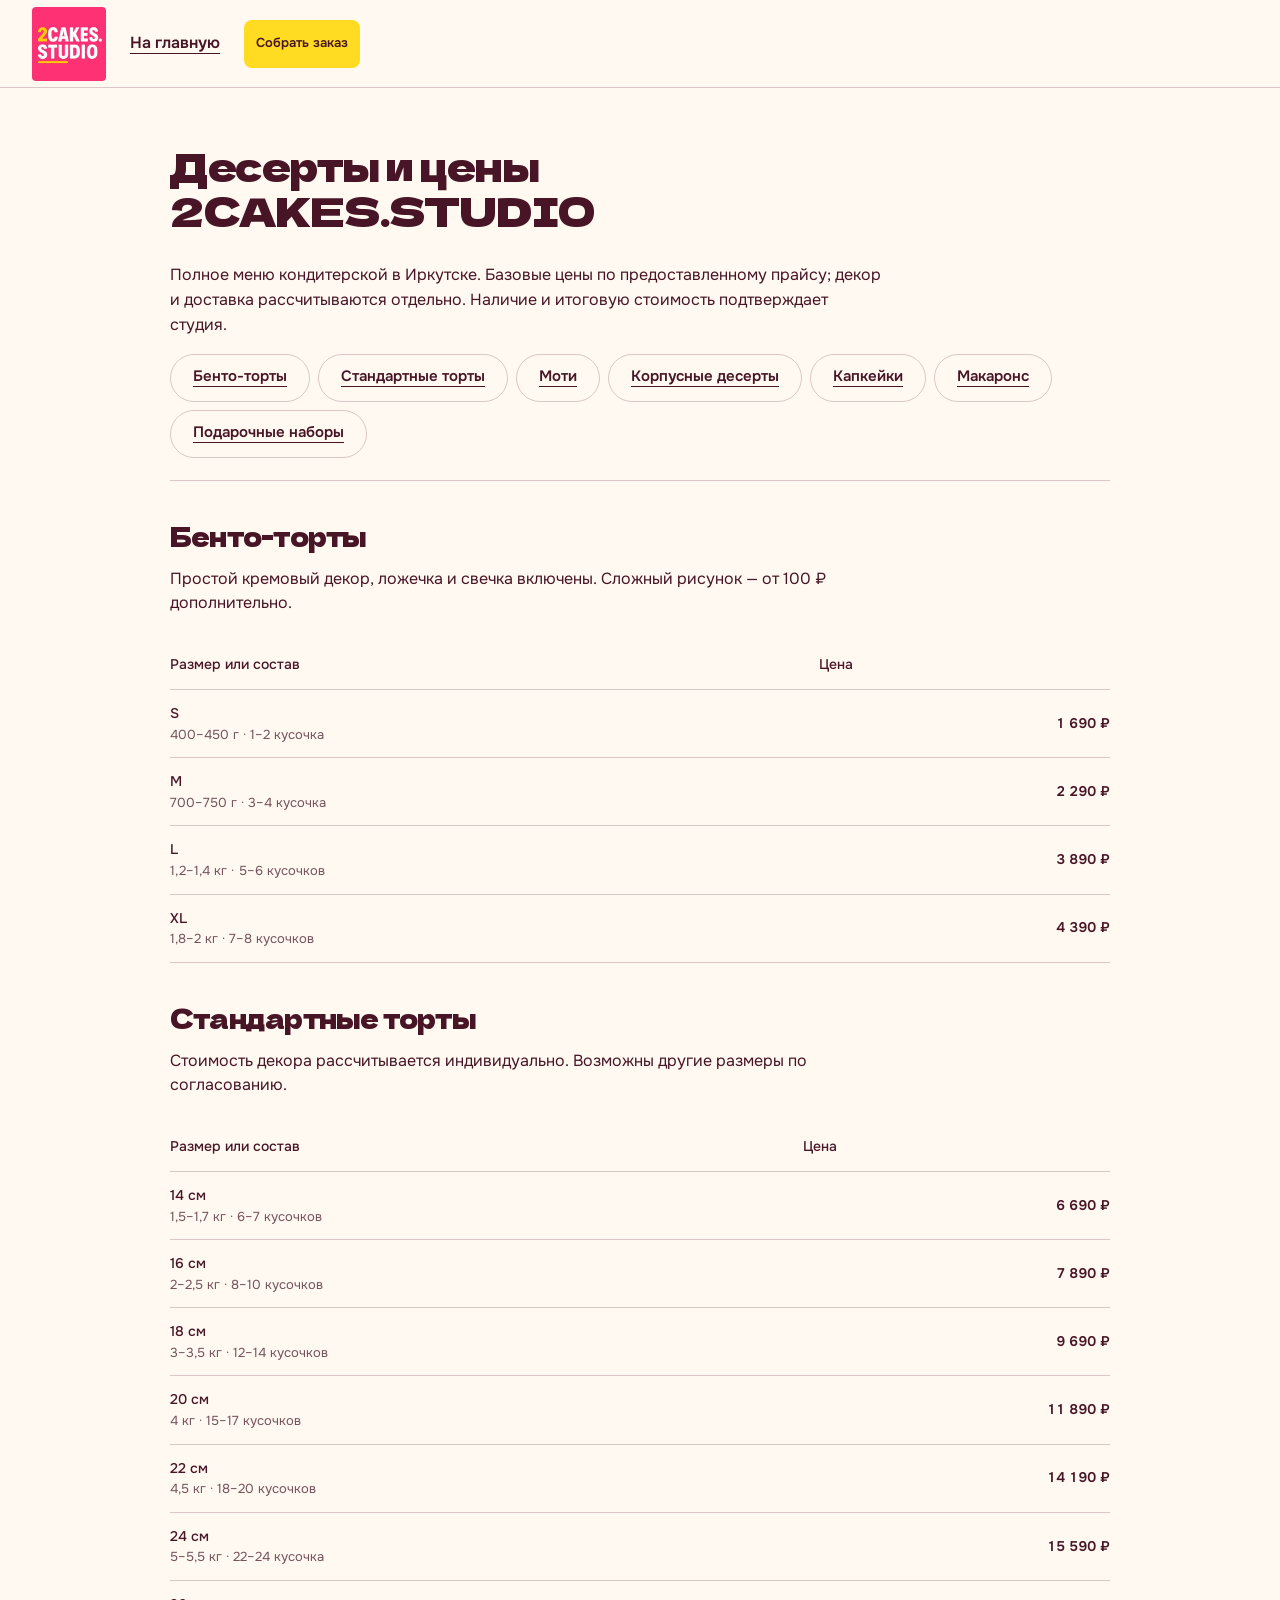
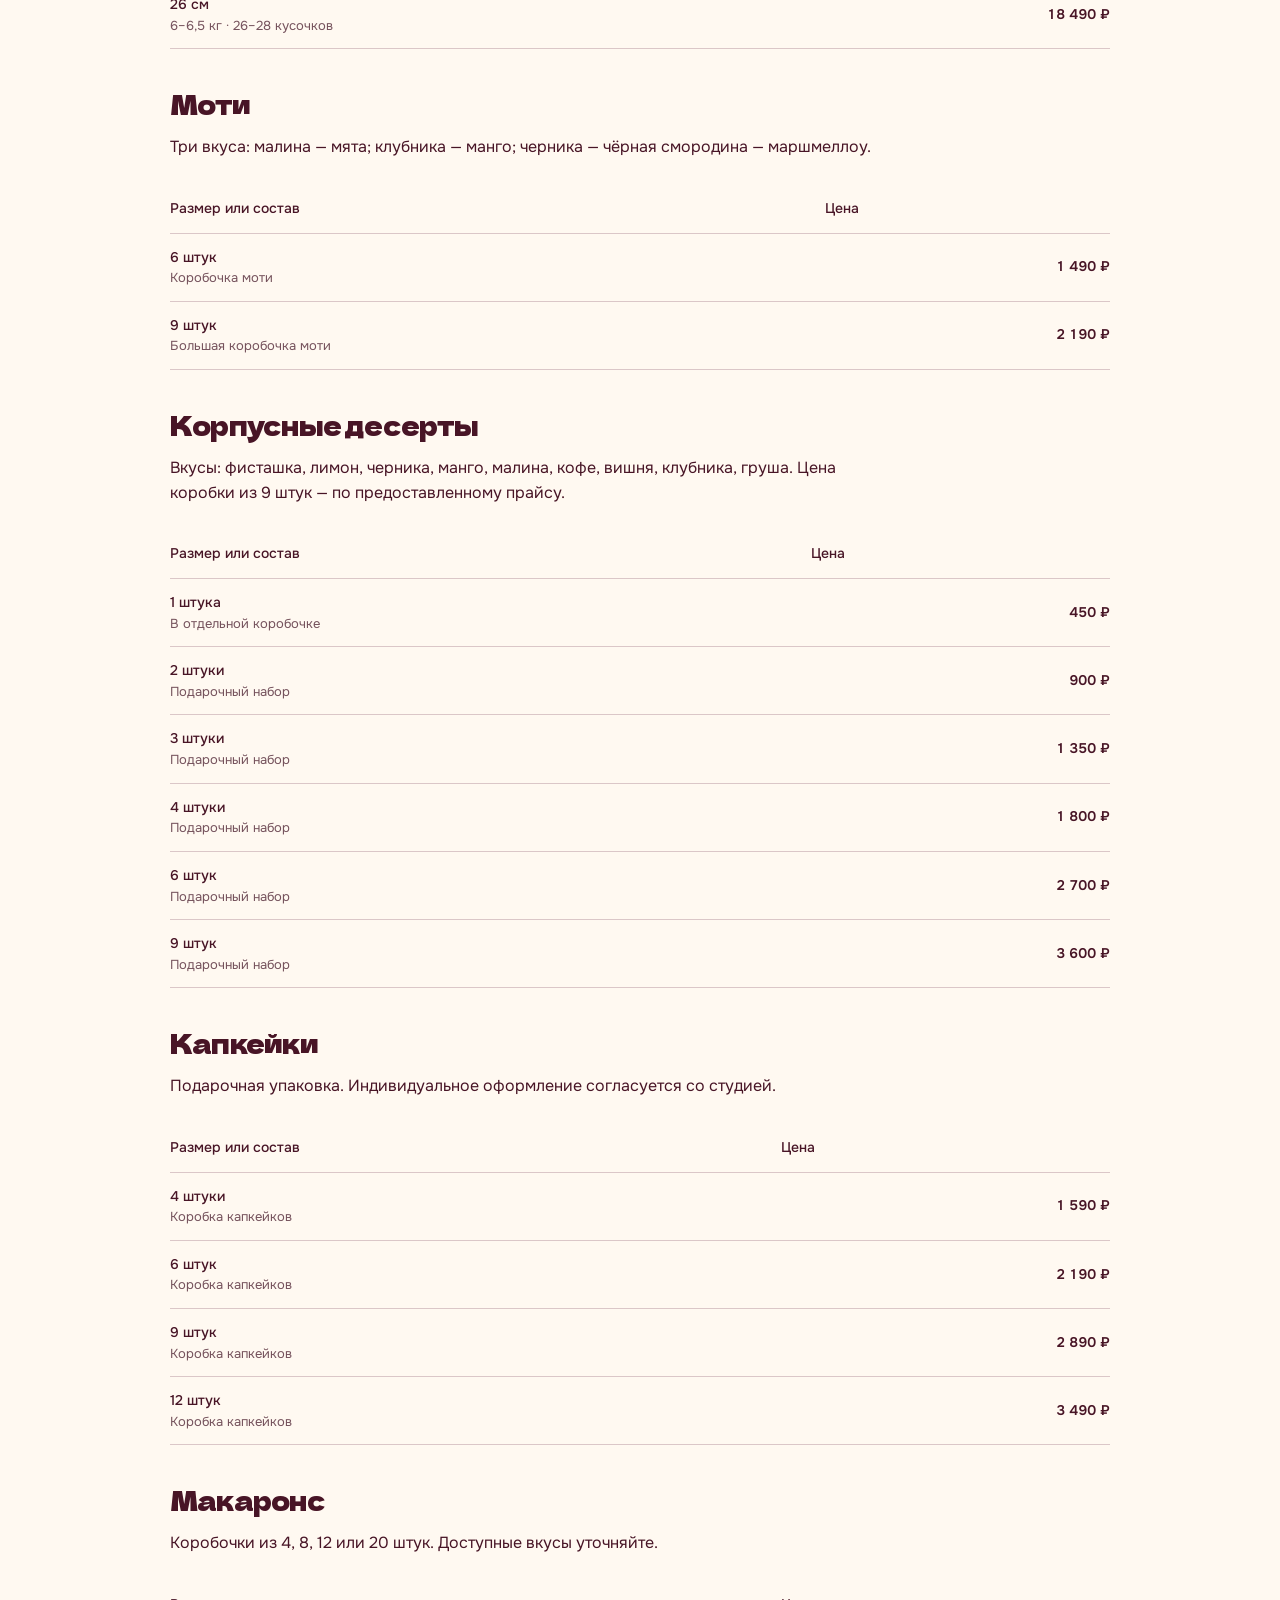
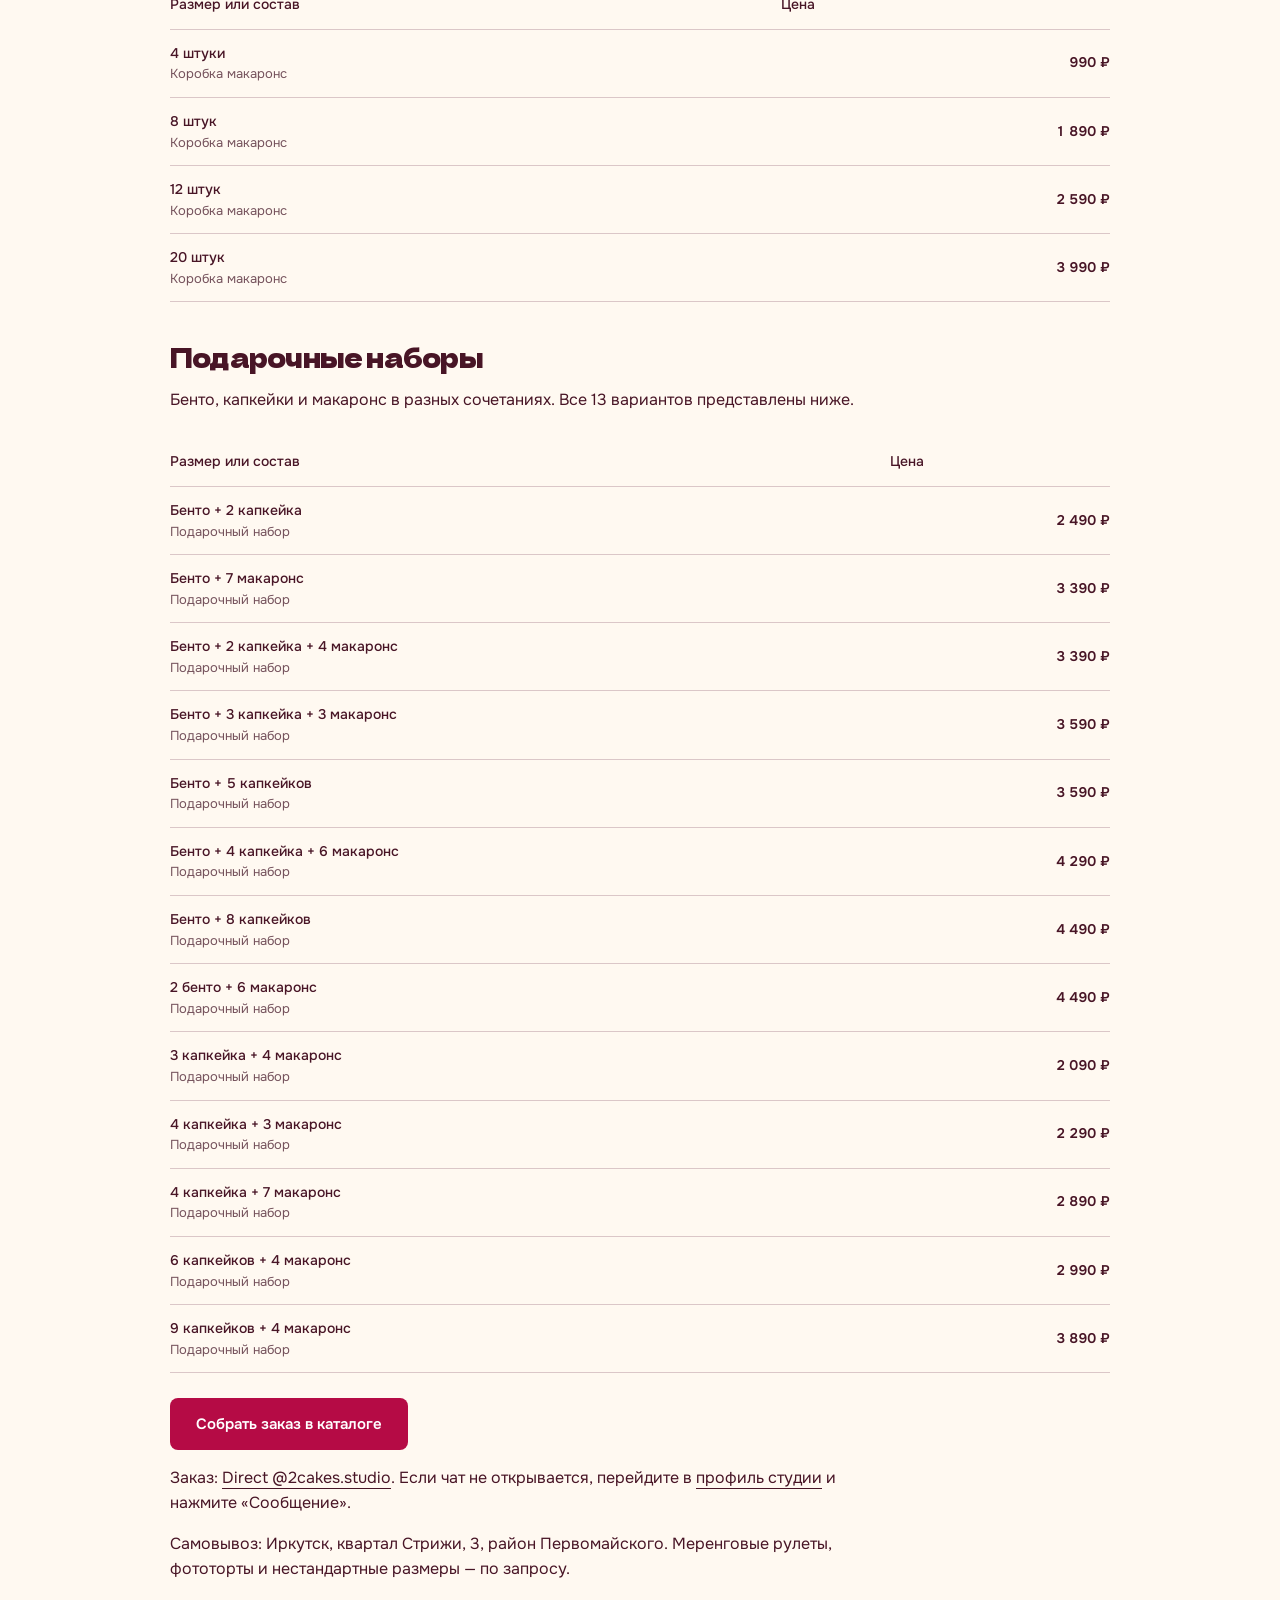
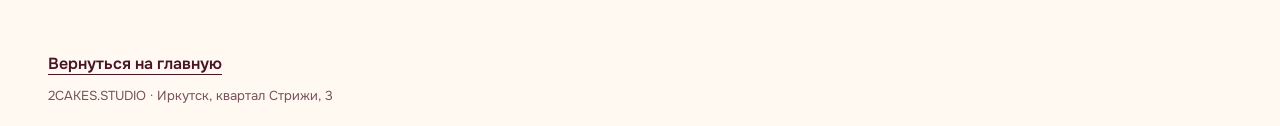
<file: menu.html>
<!doctype html>
<html lang="ru">
<head>
  <meta charset="utf-8"><meta name="viewport" content="width=device-width, initial-scale=1, viewport-fit=cover">
  <title>Бенто, торты и десерты: цены в Иркутске — 2CAKES.STUDIO</title><meta name="description" content="Полный прайс 2CAKES.STUDIO: 40 вариантов бенто, тортов, моти, капкейков, макаронс, корпусных десертов и наборов в Иркутске.">
  <meta name="theme-color" content="#ff2b78"><link rel="icon" href="favicon.png">
  <link rel="stylesheet" href="assets/styles.css">
  <!-- SITE_CANONICAL -->
</head>
<body>
<a class="skip-link" href="#document">Перейти к содержимому</a>
<header class="site-header"><div class="header-inner"><a class="brand" href="index.html" aria-label="2CAKES.STUDIO — главная"><img src="assets/images/logo.webp" alt="Логотип 2CAKES.STUDIO" width="480" height="480"></a><a href="index.html#catalog" class="text-link">На главную</a><a class="header-cart" href="index.html#order">Собрать заказ</a></div></header>
<main class="document-page" id="document"><div class="wrap"><h1>Десерты и цены<br>2CAKES.STUDIO</h1><p>Полное меню кондитерской в Иркутске. Базовые цены по предоставленному прайсу; декор и доставка рассчитываются отдельно. Наличие и итоговую стоимость подтверждает студия.</p><nav aria-label="Разделы прайса" class="category-tabs"><a class="category-tab" href="#bento">Бенто-торты</a><a class="category-tab" href="#cakes">Стандартные торты</a><a class="category-tab" href="#mochi">Моти</a><a class="category-tab" href="#desserts">Корпусные десерты</a><a class="category-tab" href="#cupcakes">Капкейки</a><a class="category-tab" href="#macarons">Макаронс</a><a class="category-tab" href="#sets">Подарочные наборы</a></nav><section id="bento"><h2>Бенто-торты</h2><p>Простой кремовый декор, ложечка и свечка включены. Сложный рисунок — от 100 ₽ дополнительно.</p><table><caption class="sr-only">Цены: Бенто-торты</caption><thead><tr><th scope="col">Размер или состав</th><th scope="col">Цена</th></tr></thead><tbody><tr><th scope="row">S<small>400–450 г · 1–2 кусочка</small></th><td>1 690 ₽</td></tr><tr><th scope="row">M<small>700–750 г · 3–4 кусочка</small></th><td>2 290 ₽</td></tr><tr><th scope="row">L<small>1,2–1,4 кг · 5–6 кусочков</small></th><td>3 890 ₽</td></tr><tr><th scope="row">XL<small>1,8–2 кг · 7–8 кусочков</small></th><td>4 390 ₽</td></tr></tbody></table></section><section id="cakes"><h2>Стандартные торты</h2><p>Стоимость декора рассчитывается индивидуально. Возможны другие размеры по согласованию.</p><table><caption class="sr-only">Цены: Стандартные торты</caption><thead><tr><th scope="col">Размер или состав</th><th scope="col">Цена</th></tr></thead><tbody><tr><th scope="row">14 см<small>1,5–1,7 кг · 6–7 кусочков</small></th><td>6 690 ₽</td></tr><tr><th scope="row">16 см<small>2–2,5 кг · 8–10 кусочков</small></th><td>7 890 ₽</td></tr><tr><th scope="row">18 см<small>3–3,5 кг · 12–14 кусочков</small></th><td>9 690 ₽</td></tr><tr><th scope="row">20 см<small>4 кг · 15–17 кусочков</small></th><td>11 890 ₽</td></tr><tr><th scope="row">22 см<small>4,5 кг · 18–20 кусочков</small></th><td>14 190 ₽</td></tr><tr><th scope="row">24 см<small>5–5,5 кг · 22–24 кусочка</small></th><td>15 590 ₽</td></tr><tr><th scope="row">26 см<small>6–6,5 кг · 26–28 кусочков</small></th><td>18 490 ₽</td></tr></tbody></table></section><section id="mochi"><h2>Моти</h2><p>Три вкуса: малина — мята; клубника — манго; черника — чёрная смородина — маршмеллоу.</p><table><caption class="sr-only">Цены: Моти</caption><thead><tr><th scope="col">Размер или состав</th><th scope="col">Цена</th></tr></thead><tbody><tr><th scope="row">6 штук<small>Коробочка моти</small></th><td>1 490 ₽</td></tr><tr><th scope="row">9 штук<small>Большая коробочка моти</small></th><td>2 190 ₽</td></tr></tbody></table></section><section id="desserts"><h2>Корпусные десерты</h2><p>Вкусы: фисташка, лимон, черника, манго, малина, кофе, вишня, клубника, груша. Цена коробки из 9 штук — по предоставленному прайсу.</p><table><caption class="sr-only">Цены: Корпусные десерты</caption><thead><tr><th scope="col">Размер или состав</th><th scope="col">Цена</th></tr></thead><tbody><tr><th scope="row">1 штука<small>В отдельной коробочке</small></th><td>450 ₽</td></tr><tr><th scope="row">2 штуки<small>Подарочный набор</small></th><td>900 ₽</td></tr><tr><th scope="row">3 штуки<small>Подарочный набор</small></th><td>1 350 ₽</td></tr><tr><th scope="row">4 штуки<small>Подарочный набор</small></th><td>1 800 ₽</td></tr><tr><th scope="row">6 штук<small>Подарочный набор</small></th><td>2 700 ₽</td></tr><tr><th scope="row">9 штук<small>Подарочный набор</small></th><td>3 600 ₽</td></tr></tbody></table></section><section id="cupcakes"><h2>Капкейки</h2><p>Подарочная упаковка. Индивидуальное оформление согласуется со студией.</p><table><caption class="sr-only">Цены: Капкейки</caption><thead><tr><th scope="col">Размер или состав</th><th scope="col">Цена</th></tr></thead><tbody><tr><th scope="row">4 штуки<small>Коробка капкейков</small></th><td>1 590 ₽</td></tr><tr><th scope="row">6 штук<small>Коробка капкейков</small></th><td>2 190 ₽</td></tr><tr><th scope="row">9 штук<small>Коробка капкейков</small></th><td>2 890 ₽</td></tr><tr><th scope="row">12 штук<small>Коробка капкейков</small></th><td>3 490 ₽</td></tr></tbody></table></section><section id="macarons"><h2>Макаронс</h2><p>Коробочки из 4, 8, 12 или 20 штук. Доступные вкусы уточняйте.</p><table><caption class="sr-only">Цены: Макаронс</caption><thead><tr><th scope="col">Размер или состав</th><th scope="col">Цена</th></tr></thead><tbody><tr><th scope="row">4 штуки<small>Коробка макаронс</small></th><td>990 ₽</td></tr><tr><th scope="row">8 штук<small>Коробка макаронс</small></th><td>1 890 ₽</td></tr><tr><th scope="row">12 штук<small>Коробка макаронс</small></th><td>2 590 ₽</td></tr><tr><th scope="row">20 штук<small>Коробка макаронс</small></th><td>3 990 ₽</td></tr></tbody></table></section><section id="sets"><h2>Подарочные наборы</h2><p>Бенто, капкейки и макаронс в разных сочетаниях. Все 13 вариантов представлены ниже.</p><table><caption class="sr-only">Цены: Подарочные наборы</caption><thead><tr><th scope="col">Размер или состав</th><th scope="col">Цена</th></tr></thead><tbody><tr><th scope="row">Бенто + 2 капкейка<small>Подарочный набор</small></th><td>2 490 ₽</td></tr><tr><th scope="row">Бенто + 7 макаронс<small>Подарочный набор</small></th><td>3 390 ₽</td></tr><tr><th scope="row">Бенто + 2 капкейка + 4 макаронс<small>Подарочный набор</small></th><td>3 390 ₽</td></tr><tr><th scope="row">Бенто + 3 капкейка + 3 макаронс<small>Подарочный набор</small></th><td>3 590 ₽</td></tr><tr><th scope="row">Бенто + 5 капкейков<small>Подарочный набор</small></th><td>3 590 ₽</td></tr><tr><th scope="row">Бенто + 4 капкейка + 6 макаронс<small>Подарочный набор</small></th><td>4 290 ₽</td></tr><tr><th scope="row">Бенто + 8 капкейков<small>Подарочный набор</small></th><td>4 490 ₽</td></tr><tr><th scope="row">2 бенто + 6 макаронс<small>Подарочный набор</small></th><td>4 490 ₽</td></tr><tr><th scope="row">3 капкейка + 4 макаронс<small>Подарочный набор</small></th><td>2 090 ₽</td></tr><tr><th scope="row">4 капкейка + 3 макаронс<small>Подарочный набор</small></th><td>2 290 ₽</td></tr><tr><th scope="row">4 капкейка + 7 макаронс<small>Подарочный набор</small></th><td>2 890 ₽</td></tr><tr><th scope="row">6 капкейков + 4 макаронс<small>Подарочный набор</small></th><td>2 990 ₽</td></tr><tr><th scope="row">9 капкейков + 4 макаронс<small>Подарочный набор</small></th><td>3 890 ₽</td></tr></tbody></table></section><p><a class="btn btn-primary" href="index.html#catalog">Собрать заказ в каталоге</a></p><p>Заказ: <a href="https://ig.me/m/2cakes.studio" target="_blank" rel="noopener">Direct @2cakes.studio</a>. Если чат не открывается, перейдите в <a href="https://www.instagram.com/2cakes.studio/" target="_blank" rel="noopener">профиль студии</a> и нажмите «Сообщение».</p><p>Самовывоз: Иркутск, квартал Стрижи, 3, район Первомайского. Меренговые рулеты, фототорты и нестандартные размеры — по запросу.</p></div></main><footer class="site-footer"><div class="wrap"><a class="text-link" href="index.html">Вернуться на главную</a><p class="small">2CAKES.STUDIO · Иркутск, квартал Стрижи, 3</p></div></footer></body></html>
</file>
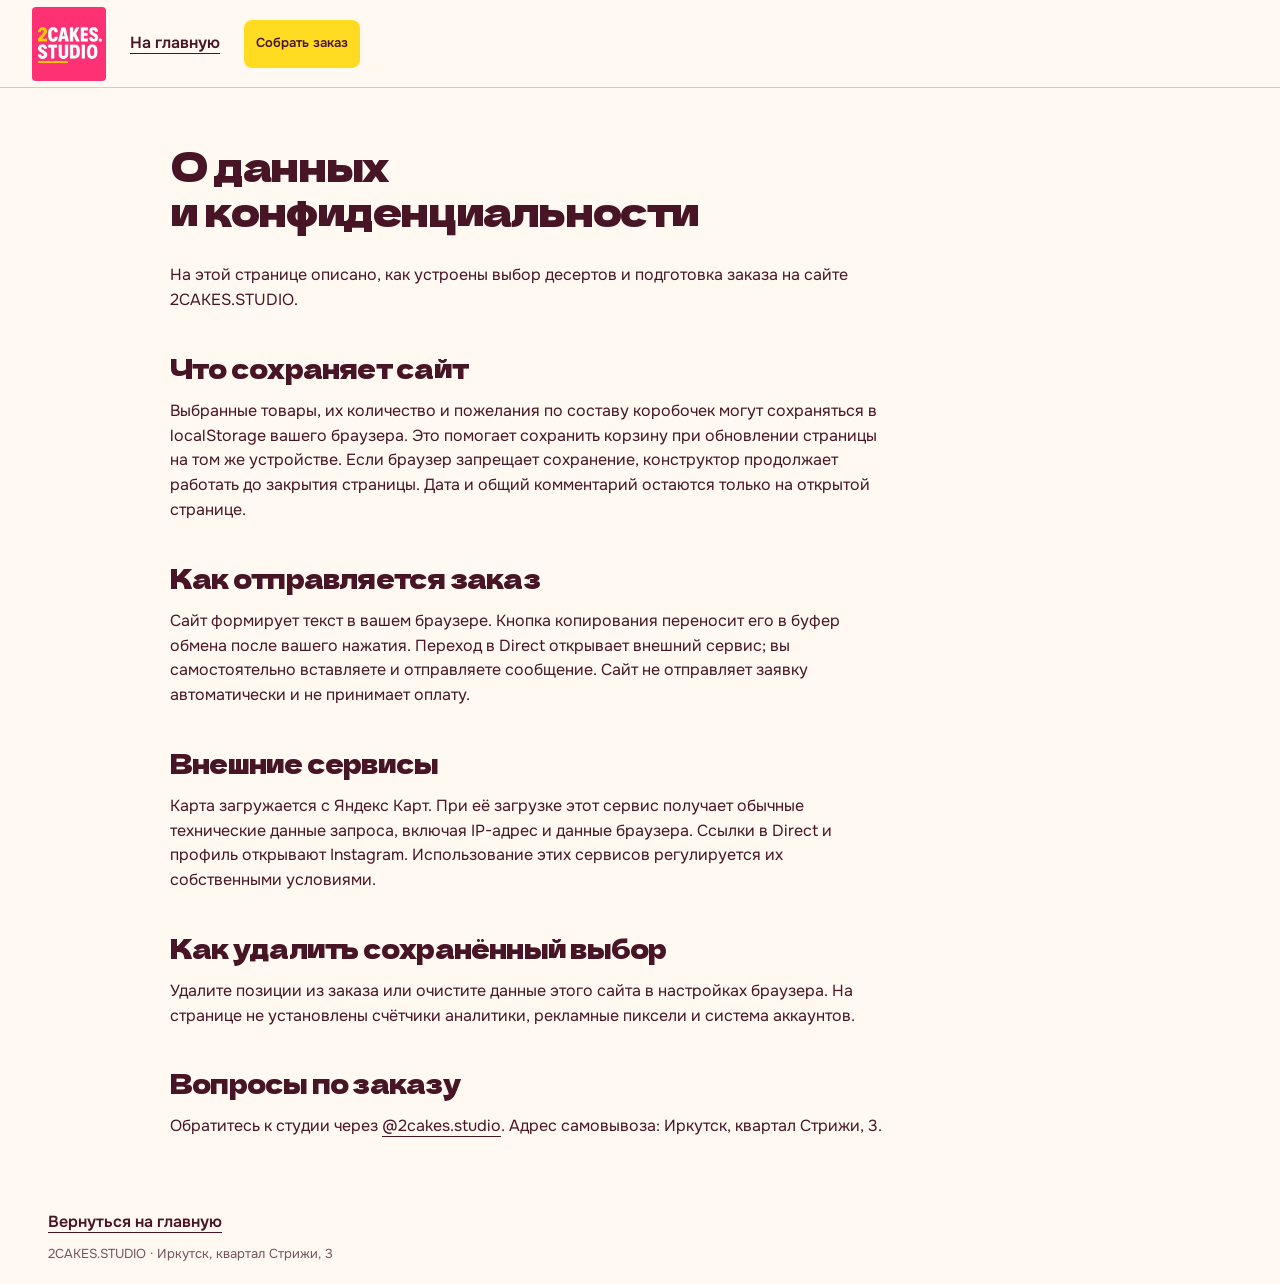
<file: privacy.html>
<!doctype html>
<html lang="ru">
<head>
  <meta charset="utf-8"><meta name="viewport" content="width=device-width, initial-scale=1, viewport-fit=cover">
  <title>О данных и конфиденциальности — 2CAKES.STUDIO</title><meta name="description" content="Как сайт 2CAKES.STUDIO сохраняет корзину и подготавливает сообщение для заказа в Direct.">
  <meta name="theme-color" content="#ff2b78"><link rel="icon" href="favicon.png">
  <link rel="stylesheet" href="assets/styles.css">
  <!-- SITE_CANONICAL -->
</head>
<body>
<a class="skip-link" href="#document">Перейти к содержимому</a>
<header class="site-header"><div class="header-inner"><a class="brand" href="index.html" aria-label="2CAKES.STUDIO — главная"><img src="assets/images/logo.webp" alt="Логотип 2CAKES.STUDIO" width="480" height="480"></a><a href="index.html#catalog" class="text-link">На главную</a><a class="header-cart" href="index.html#order">Собрать заказ</a></div></header>
<main class="document-page" id="document"><div class="wrap"><h1>О данных<br>и конфиденциальности</h1>
<p>На этой странице описано, как устроены выбор десертов и подготовка заказа на сайте 2CAKES.STUDIO.</p>
<h2>Что сохраняет сайт</h2><p>Выбранные товары, их количество и пожелания по составу коробочек могут сохраняться в localStorage вашего браузера. Это помогает сохранить корзину при обновлении страницы на том же устройстве. Если браузер запрещает сохранение, конструктор продолжает работать до закрытия страницы. Дата и общий комментарий остаются только на открытой странице.</p>
<h2>Как отправляется заказ</h2><p>Сайт формирует текст в вашем браузере. Кнопка копирования переносит его в буфер обмена после вашего нажатия. Переход в Direct открывает внешний сервис; вы самостоятельно вставляете и отправляете сообщение. Сайт не отправляет заявку автоматически и не принимает оплату.</p>
<h2>Внешние сервисы</h2><p>Карта загружается с Яндекс Карт. При её загрузке этот сервис получает обычные технические данные запроса, включая IP-адрес и данные браузера. Ссылки в Direct и профиль открывают Instagram. Использование этих сервисов регулируется их собственными условиями.</p>
<h2>Как удалить сохранённый выбор</h2><p>Удалите позиции из заказа или очистите данные этого сайта в настройках браузера. На странице не установлены счётчики аналитики, рекламные пиксели и система аккаунтов.</p>
<h2>Вопросы по заказу</h2><p>Обратитесь к студии через <a href="https://www.instagram.com/2cakes.studio/" target="_blank" rel="noopener">@2cakes.studio</a>. Адрес самовывоза: Иркутск, квартал Стрижи, 3.</p></div></main><footer class="site-footer"><div class="wrap"><a class="text-link" href="index.html">Вернуться на главную</a><p class="small">2CAKES.STUDIO · Иркутск, квартал Стрижи, 3</p></div></footer></body></html>
</file>
<file: assets/styles.css>
@import url('fonts/dela.css');
@import url('fonts/onest.css');

:root {
  --paper: #fff9f1;
  --cream: #f9efdf;
  --pink: #ff2b78;
  --pale: #ffe3eb;
  --yellow: #ffdc22;
  --ink: #481526;
  --muted: #75525c;
  --action: #b50b45;
  --line: #dbc7c8;
  --white: #fff;
  --radius: 14px;
  --display: 'Dela Gothic One', sans-serif;
  --body: 'Onest', sans-serif;
  --header: 88px;
  --ease: cubic-bezier(.22, 1, .36, 1);
  --p-ink: #481526;
  --p-bg: #fff9f1;
  --p-accent: #b50b45;
  --btn-h: 52px;
  --m-in: 150ms;
  --m-out: 120ms;
  --m-press: 90ms;
  --m-image: 600ms;
}
* { box-sizing: border-box; }
html { scroll-behavior: smooth; scroll-padding-top: calc(var(--header) + 20px); scrollbar-color: var(--action) var(--pale); }
body { margin: 0; color: var(--ink); background: var(--paper); font: 400 16px/1.55 var(--body); -webkit-text-size-adjust: 100%; }
body.menu-open { overflow: hidden; }
::selection { background: var(--yellow); color: var(--ink); }
button, input, select, textarea { font: inherit; color: inherit; }
button, a, input, select, summary, textarea { -webkit-tap-highlight-color: transparent; }
button, summary { cursor: pointer; }
button { border: 0; }
a { color: inherit; text-decoration-thickness: 1px; text-underline-offset: 5px; }
button:disabled { opacity: .45; cursor: not-allowed; }
:focus-visible { outline: 3px solid var(--action); outline-offset: 4px; }
img, video { display: block; width: 100%; max-width: 100%; height: auto; }
img { background: var(--cream); }
svg { flex-shrink: 0; }
.icon { width: 23px; height: 23px; display: inline-block; vertical-align: middle; }
[hidden] { display: none !important; }
h1, h2, h3, p, figure { margin: 0; }
h1, h2, h3 { font-family: var(--display); font-weight: 400; text-wrap: balance; }
h1 { font-size: clamp(38px, 4.5vw, 66px); line-height: 1.13; letter-spacing: -.035em; }
h2 { font-size: clamp(31px, 3.4vw, 48px); line-height: 1.15; letter-spacing: -.03em; }
h3 { font-size: clamp(21px, 2vw, 28px); line-height: 1.25; letter-spacing: -.02em; }
em { font-style: normal; color: var(--action); }
p { max-width: 65ch; }
small, .small { font-size: 13px; line-height: 1.5; }
.small { color: var(--muted); }
.wrap { width: min(1280px, calc(100% - 96px)); margin-inline: auto; }
.section { padding-block: 88px; }
.section-heading { display: flex; align-items: flex-end; justify-content: space-between; gap: 40px; margin-bottom: 36px; }
.section-heading > p, .reviews-intro { max-width: 370px; }
.section-heading > p { padding-bottom: 3px; }
.btn { min-height: 52px; display: inline-flex; align-items: center; justify-content: center; gap: 14px; padding: 13px 25px; border: 1px solid transparent; border-radius: 8px; font: 600 15px/1.4 var(--body); text-decoration: none; text-align: center; }
.btn-primary { color: var(--white); background: var(--action); }
.btn-secondary { border-color: currentColor; color: var(--ink); background: transparent; }
.text-link, .text-button { display: inline-flex; align-items: center; min-height: 44px; padding: 4px 0; background: transparent; font-weight: 600; text-decoration: underline; text-underline-offset: 5px; }
.icon-button { display: inline-flex; align-items: center; justify-content: center; flex: 0 0 48px; width: 48px; height: 48px; border: 1px solid var(--line); border-radius: 50%; color: var(--ink); background: var(--paper); transition: background .2s; }
.icon-button:hover { background: var(--yellow); }
.sr-only { position: absolute; width: 1px; height: 1px; padding: 0; margin: -1px; overflow: hidden; clip: rect(0,0,0,0); white-space: nowrap; border: 0; }
.skip-link { position: fixed; z-index: 100; left: 20px; top: 12px; transform: translateY(-160%); background: var(--yellow); padding: 15px; }
.skip-link:focus { transform: translateY(0); }

/* The studio's supplied logo stays intact, including its pink field. */
.site-header { position: fixed; z-index: 40; top: 0; inset-inline: 0; height: var(--header); background: var(--paper); border-bottom: 1px solid var(--line); }
.header-inner { width: min(1376px, calc(100% - 64px)); height: 100%; margin-inline: auto; display: flex; align-items: center; gap: 24px; }
.brand { width: 74px; align-self: stretch; display: flex; align-items: center; flex: 0 0 74px; }
.brand img { width: 74px; height: 74px; border-radius: 4px; }
.header-location { font-size: 13px; font-weight: 600; line-height: 1.4; text-decoration: none; }
.header-location span { font-weight: 400; }
.site-nav { display: flex; align-items: center; gap: 23px; margin-left: auto; }
.site-nav a { padding-block: 14px; font-size: 13px; font-weight: 500; white-space: nowrap; text-decoration: none; }
.site-nav a:hover { text-decoration: underline; }
.header-cart { display: flex; min-height: 48px; align-items: center; gap: 9px; text-decoration: none; font-weight: 600; font-size: 13px; padding: 8px 12px; background: var(--yellow); border-radius: 8px; }
.cart-count { min-width: 22px; height: 22px; display: inline-flex; align-items: center; justify-content: center; border-radius: 50%; background: var(--ink); color: var(--white); font-size: 12px; }
.menu-toggle, .mobile-direct { display: none; }

/* First viewport: a printed headline beside real studio work. */
.hero { padding-top: calc(var(--header) + 40px); background: var(--pale); overflow: hidden; }
.hero-grid { display: grid; grid-template-columns: 1fr 1fr; gap: 44px; align-items: center; padding-bottom: 38px; }
.hero-copy { padding-block: 8px; position: relative; z-index: 2; }
.hero-copy h1 em { color: var(--action); }
.hero-copy > p { max-width: 440px; margin-top: 23px; font-size: 17px; }
.hero-actions { display: flex; align-items: center; flex-wrap: wrap; gap: 10px 24px; margin-top: 28px; }
.hero-actions .text-link { font-size: 14px; }
.hero-facts { display: flex; gap: 32px; margin-top: 24px; font-size: 13px; }
.hero-facts > span { display: flex; flex-wrap: wrap; gap: 4px 8px; max-width: 175px; align-content: center; }
.hero-facts strong { white-space: nowrap; }
.hero-facts small { display: block; width: 100%; color: var(--muted); }
.hero-stage { height: 584px; position: relative; }
.hero-main-photo { position: absolute; inset: 0 0 52px 44px; border-radius: 45% 45% 12px 12px; overflow: hidden; }
.hero-main-photo img { height: 100%; object-fit: cover; object-position: 50% 47%; }
.hero-small-photo { position: absolute; width: 188px; height: 216px; bottom: 0; left: 0; overflow: hidden; border: 7px solid var(--pale); border-radius: 12px; }
.hero-small-photo img { height: 100%; object-fit: cover; }
.hero-stamp { position: absolute; right: -8px; top: 22px; width: 156px; height: 156px; display: flex; flex-direction: column; align-items: center; justify-content: center; gap: 3px; border-radius: 50%; background: var(--yellow); font-size: 12px; text-align: center; }
.hero-stamp strong { font-family: var(--display); font-size: 18px; }
.hero-stamp .icon { margin-top: 8px; width: 29px; height: 29px; }
.hero-ribbon { position: absolute; right: 0; bottom: 0; padding: 18px 22px; font-family: var(--display); font-size: 20px; line-height: 1.3; background: var(--pink); color: var(--ink); border-radius: 8px; }
.hero-bottom { display: flex; justify-content: center; gap: 70px; padding: 17px 32px; border-top: 1px solid #e7bfcd; font-size: 14px; font-weight: 600; }
.hero-bottom span::before { content: ''; display: inline-block; width: 7px; height: 7px; background: var(--action); border-radius: 50%; margin-right: 14px; vertical-align: middle; }

/* The menu is one photograph and a real price selector, not decorative cards. */
.category-tabs { display: flex; flex-wrap: wrap; gap: 8px; padding-bottom: 22px; border-bottom: 1px solid var(--line); }
.category-tab { min-height: 48px; padding: 10px 22px; border: 1px solid var(--line); border-radius: 30px; background: transparent; font-weight: 600; font-size: 15px; transition: background .2s, color .2s; }
.category-tab[aria-selected='true'] { background: var(--ink); color: var(--paper); border-color: var(--ink); }
.category-tab:hover { border-color: var(--ink); }
.catalog-panel { display: grid; grid-template-columns: 1fr 1fr; gap: 60px; padding-top: 30px; animation: panel-in .3s var(--ease); }
.catalog-photo { height: 500px; overflow: hidden; border-radius: var(--radius); position: relative; }
.catalog-photo > img { height: 100%; object-fit: cover; }
.photo-note { position: absolute; left: 20px; bottom: 20px; display: flex; align-items: baseline; gap: 12px; padding: 10px 15px; background: var(--paper); border-radius: 6px; font-family: var(--display); font-size: 23px; }
.photo-note small { font-family: var(--body); font-weight: 500; }
.catalog-info { padding-top: 12px; }
.catalog-info > p { margin-block: 20px 25px; }
label { display: block; font-size: 14px; font-weight: 600; margin-bottom: 8px; }
select, input:not([type='radio']), textarea { border: 1px solid var(--line); background: var(--white); border-radius: 8px; min-height: 50px; width: 100%; padding: 12px 14px; font-size: 16px; caret-color: var(--action); }
select { padding-right: 32px; max-width: 100%; }
textarea { resize: vertical; min-height: 110px; }
input:focus, select:focus, textarea:focus { border-color: var(--action); }
.catalog-info > .variant-detail { font-size: 13px; margin: 9px 0 20px; color: var(--muted); }
.buy-row { display: flex; gap: 14px; align-items: stretch; }
.buy-row .btn { flex: 1; flex-wrap: wrap; gap: 4px 16px; }
.buy-row .btn span { white-space: nowrap; }
.qty { display: flex; align-items: center; flex-shrink: 0; min-height: 50px; background: var(--white); border: 1px solid var(--line); border-radius: 8px; overflow: hidden; }
.qty button { width: 44px; height: 48px; flex-shrink: 0; display: flex; align-items: center; justify-content: center; background: transparent; }
.qty button:hover { background: var(--pale); }
.qty .icon { width: 17px; height: 17px; }
.qty input { border: 0; width: 36px; min-height: 46px; padding: 0; text-align: center; border-radius: 0; -moz-appearance: textfield; }
.qty input::-webkit-inner-spin-button { -webkit-appearance: none; margin: 0; }
.qty output { display: block; min-width: 32px; text-align: center; font-weight: 600; }
.price-details { margin-top: 22px; border-top: 1px solid var(--line); }
summary { min-height: 52px; display: flex; justify-content: space-between; align-items: center; gap: 15px; list-style: none; font-weight: 600; }
summary::-webkit-details-marker { display: none; }
details[open] > summary .icon { transform: rotate(45deg); }
.table-scroll { overflow-x: auto; }
table { border-collapse: collapse; width: 100%; font-size: 14px; }
th, td { border-bottom: 1px solid var(--line); padding: 13px 0; text-align: left; }
th { font-weight: 500; }
th small { display: block; font-weight: 400; color: var(--muted); }
td { font-weight: 600; white-space: nowrap; text-align: right; padding-left: 16px; font-variant-numeric: tabular-nums; }
.catalog-bottom { margin-top: 25px; display: flex; justify-content: space-between; align-items: center; gap: 25px; font-size: 13px; color: var(--muted); }
.catalog-bottom a { color: var(--ink); white-space: nowrap; }
.notice { padding: 20px; background: var(--yellow); }

/* Mochi: extracted frames, flavor steppers, and the visible box composition. */
.mochi-section { background: var(--yellow); }
.mochi-section em { color: var(--ink); }
.mochi-layout { display: grid; grid-template-columns: minmax(0, 1fr) 265px; gap: 30px; align-items: start; }
.mochi-flavors { display: grid; grid-template-columns: repeat(3, minmax(0,1fr)); gap: 18px; }
.mochi-card { min-width: 0; }
.mochi-card > img { aspect-ratio: 4/5; object-fit: cover; object-position: center; border-radius: 12px; }
.mochi-card h3 { font-family: var(--body); font-weight: 600; font-size: 16px; line-height: 1.35; margin: 14px 0 12px; min-height: 44px; }
.mochi-card .qty { display: inline-flex; border-color: transparent; }
.mochi-film { overflow: hidden; border-radius: 12px; }
.mochi-film video { width: 100%; aspect-ratio: 9/16; height: auto; object-fit: cover; background: #321e26; }
.mochi-box { padding-top: 26px; margin-top: 28px; border-top: 1px solid #a88a2c; }
.mochi-box-head, .box-footer { display: flex; align-items: center; justify-content: space-between; gap: 20px; }
.mochi-box-head h3 { font-size: 23px; }
.segmented { display: flex; gap: 4px; border: 1px solid #a88a2c; padding: 4px; border-radius: 8px; }
.segmented button { min-height: 44px; padding: 8px 17px; background: transparent; border-radius: 5px; font-size: 14px; font-weight: 600; white-space: nowrap; }
.segmented button[aria-pressed='true'] { background: var(--ink); color: var(--paper); }
.box-slots { display: grid; grid-template-columns: repeat(9,minmax(0,1fr)); gap: 8px; margin-block: 20px; }
.box-slot { aspect-ratio: 1; display: flex; align-items: center; justify-content: center; background: #fff5bd; border: 1px dashed #a88a2c; border-radius: 8px; overflow: hidden; }
.box-slot img { height: 100%; object-fit: cover; }
.box-slot.empty { color: #86672a; font-size: 22px; }
.box-footer p { font-size: 14px; font-weight: 600; }
.mochi-box > .small { color: var(--ink); margin-top: 12px; }

.fruit-section { background: var(--pale); }
.fruit-layout { display: grid; grid-template-columns: 1fr 1fr; gap: 64px; align-items: center; }
.fruit-photo { height: 615px; border-radius: var(--radius); overflow: hidden; }
.fruit-photo img { height: 100%; object-fit: cover; }
.fruit-copy > p { margin: 22px 0; }
.flavor-picks { display: flex; flex-wrap: wrap; gap: 8px; }
.flavor-button { padding: 9px 15px; min-height: 44px; border: 1px solid #caa1b0; border-radius: 24px; background: transparent; font-size: 14px; font-weight: 500; }
.flavor-button[aria-pressed='true'] { background: var(--ink); border-color: var(--ink); color: var(--paper); }
.fruit-buy { display: flex; gap: 22px; align-items: center; margin: 26px 0 12px; }
.fruit-buy > strong { font-family: var(--display); font-size: 28px; line-height: 1.3; white-space: nowrap; }
.fruit-buy small { display: block; font-family: var(--body); font-weight: 400; }
.fruit-copy .text-link { font-size: 13px; }

.bento-gallery { display: grid; grid-template-columns: 1fr .87fr 1fr; gap: 18px; }
.bento-photo { overflow: hidden; border-radius: var(--radius); }
.bento-photo img { height: 100%; object-fit: cover; }
.bento-message { display: flex; flex-direction: column; align-items: center; justify-content: center; gap: 24px; padding: 36px 20px; background: var(--pink); border-radius: var(--radius); text-align: center; }
.bento-message > span { font-family: var(--display); font-size: clamp(22px, 2.5vw, 34px); line-height: 1.25; letter-spacing: -.025em; }
.bento-message .icon { width: 66px; height: 66px; color: var(--yellow); }
.bento-message .btn { background: var(--ink); }
.bento-message p { font-size: 14px; }

.cake-section { background: var(--cream); }
.cake-layout { display: grid; grid-template-columns: 1fr 1fr; gap: 60px; align-items: center; }
.cake-copy > p { margin: 22px 0; }
.cake-copy > .small { margin: 12px 0 0; }
.cake-size-line { display: flex; gap: 15px 32px; margin-bottom: 24px; flex-wrap: wrap; font-family: var(--display); font-size: 25px; }
.snickers-copy { margin-top: 36px; border-top: 1px solid var(--line); padding-top: 25px; }
.snickers-copy h3 { font-size: 21px; }
.snickers-copy p { margin-block: 12px; }
.cake-pictures { display: grid; grid-template-columns: 1.1fr 1fr; gap: 16px; align-items: center; }
.cake-tall { height: 560px; overflow: hidden; border-radius: var(--radius); }
.cake-tall img { height: 100%; object-fit: cover; }
.snickers-photo { overflow: hidden; border-radius: var(--radius); }
.snickers-photo img { height: 390px; object-fit: cover; }

.gift-grid { display: grid; grid-template-columns: 1fr 1.15fr .8fr; gap: 20px; }
.gift-feature, .gift-last, .gift-wide { overflow: hidden; border-radius: var(--radius); }
.gift-feature img, .gift-last img { height: 100%; object-fit: cover; }
.gift-side { display: flex; flex-direction: column; gap: 20px; }
.gift-wide img { height: 240px; object-fit: cover; }
.gift-note { background: var(--pale); padding: 26px; border-radius: var(--radius); }
.gift-note h3 { font-size: 22px; }
.gift-note p { margin: 15px 0 20px; font-size: 15px; }
.original-prices { margin-top: 25px; border-top: 1px solid var(--line); }
.original-prices summary { min-height: 60px; }
.price-sheets { display: grid; grid-template-columns: repeat(4,minmax(0,1fr)); gap: 20px; margin-top: 15px; }
.price-sheets button { padding: 0; background: transparent; }
.price-sheets img { border-radius: 10px; }

.gallery-section { background: var(--pale); }
.work-gallery { display: grid; grid-template-columns: repeat(4,minmax(0,1fr)); gap: 16px; }
.gallery-photo { padding: 0; aspect-ratio: 4/5; overflow: hidden; border-radius: var(--radius); background: var(--cream); }
.gallery-photo img { height: 100%; object-fit: cover; transition: transform .6s var(--ease); }
.gallery-photo:hover img { transform: scale(1.025); }
.gallery-bottom { display: flex; align-items: center; justify-content: space-between; margin-top: 30px; gap: 24px; }
.gallery-bottom p { font-family: var(--display); font-size: 25px; line-height: 1.3; }

.order-section { background: var(--ink); color: var(--paper); }
.order-section em { color: var(--yellow); }
.order-layout { display: grid; grid-template-columns: minmax(0,1.5fr) minmax(0,1fr); gap: 56px; }
.empty-cart { border: 1px dashed #a47d89; padding: 30px; border-radius: var(--radius); margin-bottom: 20px; }
.empty-cart > .icon { color: var(--yellow); width: 42px; height: 42px; margin-bottom: 20px; }
.empty-cart h3 { font-size: 23px; }
.empty-cart p { margin: 15px 0 22px; }
.empty-cart .btn { color: var(--paper); }
.order-list > .text-link { color: var(--yellow); }
.cart-item { display: grid; grid-template-columns: 76px minmax(0,1fr) auto; gap: 18px; border-bottom: 1px solid #805363; padding: 18px 0; align-items: start; }
.cart-item:first-child { padding-top: 0; }
.cart-item > img { width: 76px; height: 90px; object-fit: cover; border-radius: 8px; }
.cart-item h3 { font: 600 16px/1.4 var(--body); margin-bottom: 6px; }
.cart-item p { font-size: 13px; color: #e5cbd3; }
.cart-item .qty { color: var(--ink); display: inline-flex; margin-top: 12px; min-height: 44px; }
.cart-item .qty button { width: 44px; height: 44px; }
.cart-item .qty output { min-width: 28px; }
.cart-item-price { font-size: 16px; font-weight: 600; text-align: right; white-space: nowrap; }
.remove-item { display: block; margin-left: auto; margin-top: 8px; font-size: 12px; background: transparent; color: #e5cbd3; min-height: 44px; text-decoration: underline; text-underline-offset: 4px; }
.order-fields { display: grid; grid-template-columns: 1fr 1fr; gap: 24px; margin-top: 30px; }
.order-fields label { color: var(--paper); }
.order-fields input:not([type='radio']), .order-fields textarea { color: var(--ink); background: var(--paper); }
.order-fields .field small { display: block; margin-top: 8px; color: #e5cbd3; }
.field-full { grid-column: 1/-1; }
fieldset { min-width: 0; padding: 0; margin: 0; border: 0; }
legend { font-size: 14px; font-weight: 600; margin-bottom: 10px; }
.radio { min-height: 44px; display: flex; align-items: center; gap: 10px; font-weight: 400; margin: 0; }
input[type='radio'] { width: 19px; height: 19px; accent-color: var(--pink); }
.field-error { color: #ffe34a; font-size: 13px; margin-top: 8px; }
.order-total { align-self: start; background: var(--paper); color: var(--ink); border-radius: var(--radius); padding: 30px; position: sticky; top: calc(var(--header) + 20px); }
.order-total h3 { font-size: 24px; }
.order-total dl { margin-block: 28px; }
.order-total dl > div { display: flex; gap: 20px; align-items: baseline; justify-content: space-between; border-bottom: 1px solid var(--line); padding: 15px 0; }
.order-total dt { font-size: 14px; }
.order-total dd { margin: 0; font-size: 13px; text-align: right; }
#cart-total { font-family: var(--display); font-size: 30px; white-space: nowrap; }
.total-note { margin: 0 0 22px; font-size: 14px; }
.order-total .btn { width: 100%; margin-bottom: 12px; }
.order-total .small { margin-top: 8px; }
.order-status { margin-top: 16px; font-size: 14px; color: var(--action); }
.draft-details { margin-top: 14px; border-top: 1px solid var(--line); font-size: 14px; }
.draft-details textarea { font-size: 13px; min-height: 190px; }

.reviews-intro p { margin-bottom: 20px; }
.slider-controls { display: flex; align-items: center; gap: 18px; }
.slider-controls > span { font-size: 13px; font-variant-numeric: tabular-nums; }
.reviews-track { display: flex; align-items: stretch; overflow-x: auto; gap: 22px; scroll-snap-type: x mandatory; scroll-behavior: smooth; scrollbar-width: thin; padding-bottom: 20px; overscroll-behavior-x: contain; }
.review { flex: 0 0 calc((100% - 44px)/3); scroll-snap-align: start; border: 1px solid var(--line); border-radius: var(--radius); padding: 25px; display: flex; flex-direction: column; min-width: 0; }
.review-quote { font-family: var(--display); font-size: 78px; line-height: .9; color: var(--action); }
.review blockquote { margin: 10px 0 0; font-size: 15px; line-height: 1.65; display: -webkit-box; -webkit-line-clamp: 7; -webkit-box-orient: vertical; overflow: hidden; }
.review.is-expanded blockquote { display: block; overflow: visible; }
.review-more { font-size: 12px; align-self: start; margin-top: 6px; margin-bottom: 16px; }
.review-author { margin-top: auto; padding-top: 18px; border-top: 1px solid var(--line); }
.review-author strong { display: block; font-size: 14px; }
.review-author time { display: block; margin-top: 4px; font-size: 12px; color: var(--muted); }
.review-source { margin-top: 12px; }

.faq-section { background: var(--cream); }
.faq-layout { display: grid; grid-template-columns: .85fr 1.15fr; gap: 64px; align-items: start; }
.faq-photo { position: sticky; top: calc(var(--header) + 20px); overflow: hidden; border-radius: var(--radius); }
.faq-photo > img { height: 660px; object-fit: cover; }
.faq-photo-label { position: absolute; left: 20px; right: 20px; bottom: 20px; background: var(--yellow); padding: 20px; font: 400 25px/1.3 var(--display); border-radius: 8px; }
.faq-list { margin-top: 28px; }
.faq-list details { border-bottom: 1px solid var(--line); }
.faq-list summary { padding-block: 17px; font-size: 16px; }
.faq-list p { padding-bottom: 22px; font-size: 15px; }
.faq-list .icon { width: 20px; height: 20px; }

.contact-section { background: var(--pink); }
.contact-section { --bg: #ff2b78; --accent: #481526; }
.contact-section em { color: var(--ink); }
.contact-top { display: grid; grid-template-columns: 1.2fr 1fr; gap: 60px; align-items: end; margin-bottom: 35px; }
.contact-address { font-size: 21px; font-weight: 700; margin-bottom: 8px; }
.contact-top .text-link { margin-top: 10px; }
.map-wrap { height: 400px; overflow: hidden; border-radius: var(--radius); position: relative; background: var(--cream); }
.map-wrap iframe { width: 100%; height: 100%; border: 0; }
.map-note { position: absolute; bottom: 24px; left: 24px; max-width: 300px; display: flex; flex-direction: column; gap: 6px; padding: 20px 24px; background: var(--paper); border-radius: 8px; font-size: 14px; }
.map-note strong { font-family: var(--display); font-weight: 400; }
.map-note a { min-height: 44px; display: flex; align-items: center; font-size: 13px; font-weight: 600; }
.site-footer { background: var(--paper); padding: 45px 0 20px; }
.footer-main { display: grid; grid-template-columns: 110px 1fr 1fr; gap: 40px; align-items: start; padding-bottom: 38px; }
.footer-logo { width: 110px; }
.footer-logo img { border-radius: 6px; }
.footer-main > p { font: 400 32px/1.2 var(--display); }
.footer-links { display: grid; grid-template-columns: 1fr 1fr; gap: 8px 25px; }
.footer-links a { font-size: 13px; min-height: 44px; display: flex; align-items: center; text-decoration: none; }
.footer-links a:hover { text-decoration: underline; }
.footer-bottom { display: flex; justify-content: space-between; flex-wrap: wrap; gap: 12px 24px; border-top: 1px solid var(--line); padding-top: 20px; font-size: 11px; color: var(--muted); }
.toast { position: fixed; z-index: 80; left: 50%; bottom: 24px; transform: translate(-50%,20px); max-width: calc(100% - 32px); padding: 13px 20px; border-radius: 8px; background: var(--ink); color: var(--paper); font-size: 14px; opacity: 0; pointer-events: none; transition: transform .25s var(--ease), opacity .25s; }
.toast.is-visible { transform: translate(-50%,0); opacity: 1; }
.mobile-order { display: none; }
.image-dialog { padding: 20px; width: min(95vw, 850px); max-height: 95vh; border: 0; background: var(--paper); color: var(--ink); border-radius: 12px; }
.image-dialog::backdrop { background: rgb(35 10 21 / .8); }
.image-dialog img { object-fit: contain; width: 100%; max-height: 78vh; background: transparent; }
.image-dialog .dialog-close { position: sticky; margin-left: auto; display: flex; top: 0; z-index: 1; background: var(--paper); }
.image-dialog > a { display: flex; align-items: center; justify-content: center; min-height: 44px; margin-top: 10px; font-size: 13px; }
.document-page { padding-top: calc(var(--header) + 55px); min-height: 80vh; }
.document-page h1 { font-size: 40px; margin-bottom: 30px; }
.document-page h2 { font-size: 26px; margin-top: 40px; margin-bottom: 16px; }
.document-page p { margin-block: 16px; }
.document-page .wrap { max-width: 940px; }
.document-page table { margin-block: 25px; }
@keyframes panel-in { from { opacity: .6; } to { opacity: 1; } }

@media (min-width: 1600px) { .hero-stage { height: 635px; } }
@media (max-width: 1230px) {
  .header-inner { gap: 16px; }
  .header-location { display: none; }
  .site-nav { margin-left: 10px; flex: 1; justify-content: center; gap: 18px; }
  .hero-grid { gap: 30px; }
  .hero-stage { height: 550px; }
  .hero-stamp { right: 0; width: 130px; height: 130px; }
  .hero-stamp strong { font-size: 16px; }
  .hero-small-photo { width: 165px; height: 190px; }
  .hero-ribbon { font-size: 16px; padding: 17px; }
  .catalog-panel, .fruit-layout, .cake-layout, .faq-layout { gap: 36px; }
  .mochi-layout { grid-template-columns: minmax(0,1fr) 220px; gap: 24px; }
  .gift-grid { grid-template-columns: 1fr 1.2fr; }
  .gift-last { display: none; }
  .order-layout { gap: 32px; }
}
@media (max-width: 1000px) {
  :root { --header: 76px; }
  .wrap { width: calc(100% - 48px); }
  .header-inner { width: calc(100% - 40px); }
  .brand, .brand img { width: 62px; flex-basis: 62px; }
  .brand img { height: 62px; }
  .header-cart { margin-left: auto; }
  .menu-toggle { display: flex; width: 46px; height: 48px; flex-shrink: 0; flex-direction: column; align-items: center; justify-content: center; gap: 7px; background: transparent; border: 1px solid var(--line); border-radius: 8px; }
  .menu-toggle span { width: 21px; height: 2px; background: var(--ink); transition: transform .2s; }
  .menu-toggle[aria-expanded='true'] span:first-child { transform: translateY(4.5px) rotate(45deg); }
  .menu-toggle[aria-expanded='true'] span:last-child { transform: translateY(-4.5px) rotate(-45deg); }
  .site-nav { display: none; position: fixed; inset: var(--header) 0 0; margin: 0; background: var(--paper); padding: 24px; overflow: auto; flex-direction: column; align-items: stretch; justify-content: flex-start; gap: 0; }
  .site-nav.is-open { display: flex; }
  .site-nav a { font-family: var(--display); font-size: 24px; padding-block: 19px; border-bottom: 1px solid var(--line); white-space: normal; }
  .site-nav .mobile-direct { display: flex; margin-top: 22px; color: var(--action); font-family: var(--body); font-size: 18px; }
  .hero { padding-top: calc(var(--header) + 30px); }
  .hero-grid { gap: 28px; }
  h1 { font-size: clamp(35px,4.9vw,49px); }
  .hero-stage { height: 510px; }
  .hero-main-photo { left: 20px; bottom: 55px; }
  .hero-stamp { width: 116px; height: 116px; font-size: 10px; }
  .hero-stamp strong { font-size: 13px; }
  .hero-stamp .icon { width: 23px; height: 23px; }
  .hero-small-photo { width: 142px; height: 175px; }
  .hero-ribbon { padding: 13px 16px; font-size: 14px; }
  .hero-copy > p { font-size: 15px; margin-top: 18px; }
  .hero-actions { margin-top: 20px; gap: 8px; }
  .hero-facts { gap: 20px; font-size: 12px; margin-top: 15px; }
  .hero-bottom { gap: 24px; font-size: 12px; padding-inline: 24px; }
  .section { padding-block: 65px; }
  .section-heading { gap: 30px; align-items: flex-start; }
  .section-heading > p, .reviews-intro { max-width: 310px; font-size: 15px; }
  .category-tabs { gap: 7px; }
  .category-tab { padding-inline: 16px; font-size: 14px; }
  .catalog-panel { gap: 28px; }
  .catalog-photo { height: 470px; }
  .catalog-info { padding-top: 0; }
  .catalog-info > p { font-size: 15px; margin-block: 16px 20px; }
  .buy-row { flex-wrap: wrap; }
  .buy-row .btn { min-width: 155px; }
  .mochi-layout { grid-template-columns: minmax(0,1fr) 185px; gap: 20px; }
  .mochi-flavors { gap: 12px; }
  .mochi-card > img { aspect-ratio: 9/14; }
  .mochi-card h3 { font-size: 14px; min-height: 58px; }
  .mochi-box-head { flex-wrap: wrap; }
  .box-slots { grid-template-columns: repeat(6,minmax(0,1fr)); }
  .fruit-photo { height: 570px; }
  .fruit-copy > p { font-size: 15px; }
  .fruit-buy { flex-wrap: wrap; gap: 15px; }
  .bento-gallery { gap: 12px; }
  .bento-message { padding: 25px 14px; gap: 18px; }
  .bento-message > span { font-size: 23px; }
  .bento-message .btn { padding-inline: 12px; font-size: 13px; }
  .bento-message .icon { width: 45px; height: 45px; }
  .cake-layout { grid-template-columns: 1.1fr 1fr; }
  .cake-pictures { grid-template-columns: 1fr; }
  .cake-tall { height: 360px; }
  .snickers-photo img { height: 230px; object-position: 50% 45%; }
  .cake-copy p { font-size: 15px; }
  .order-layout { grid-template-columns: minmax(0,1.2fr) minmax(0,1fr); gap: 25px; }
  .order-total { padding: 24px; }
  .order-fields { grid-template-columns: 1fr; }
  .cart-item { grid-template-columns: 58px minmax(0,1fr); gap: 14px; }
  .cart-item > img { width: 58px; height: 72px; }
  .cart-item-price { grid-column: 2; text-align: left; display: flex; align-items: center; justify-content: space-between; }
  .cart-item-price .remove-item { margin-top: 0; }
  .review { flex-basis: calc((100% - 22px)/2); }
  .faq-layout { grid-template-columns: .9fr 1.1fr; gap: 30px; }
  .faq-photo > img { height: 610px; }
  .faq-photo-label { font-size: 20px; }
  .contact-top { gap: 35px; }
  .contact-address { font-size: 18px; }
  .footer-main { grid-template-columns: 90px 1fr 1.2fr; gap: 25px; }
  .footer-logo { width: 90px; }
  .footer-main > p { font-size: 26px; }
}
@media (max-width: 700px) {
  :root { --header: 72px; }
  .wrap { width: calc(100% - 36px); }
  .header-inner { width: calc(100% - 28px); gap: 12px; }
  .brand, .brand img { width: 58px; flex-basis: 58px; }
  .brand img { height: 58px; }
  .header-cart { padding: 8px 12px; gap: 8px; }
  .cart-label { font-size: 12px; }
  .section { padding-block: 48px; }
  h1 { font-size: clamp(35px,8.9vw,52px); }
  h2 { font-size: clamp(29px,7.5vw,40px); }
  h3 { font-size: 24px; }
  .hero { padding-top: calc(var(--header) + 24px); }
  .hero-grid { display: flex; flex-direction: column; gap: 26px; padding-bottom: 25px; }
  .hero-copy { padding: 0; width: 100%; }
  .hero-copy h1 br:first-child { display: none; }
  .hero-copy h1 em { display: block; }
  .hero-copy h1 em br { display: none; }
  .hero-copy > p { max-width: 100%; margin-top: 20px; font-size: 15px; }
  .hero-actions { gap: 10px; }
  .hero-actions .btn { width: 100%; }
  .hero-actions .text-link { justify-content: center; width: 100%; }
  .hero-facts { justify-content: space-between; margin-top: 10px; padding-top: 17px; border-top: 1px solid #dcb8c6; font-size: 13px; }
  .hero-stage { width: 100%; height: 430px; max-width: 490px; }
  .hero-main-photo { left: 38px; right: 0; bottom: 40px; }
  .hero-main-photo img { object-position: 50% 40%; }
  .hero-small-photo { width: 130px; height: 155px; border-width: 5px; }
  .hero-stamp { width: 117px; height: 117px; top: 12px; right: 0; }
  .hero-ribbon { bottom: 0; font-size: 14px; }
  .hero-bottom { display: grid; grid-template-columns: 1fr; gap: 9px; padding: 17px 18px; }
  .hero-bottom span { font-size: 12px; }
  .section-heading { flex-direction: column; gap: 19px; margin-bottom: 28px; }
  .section-heading > p, .reviews-intro { max-width: none; }
  .category-tabs { flex-wrap: nowrap; overflow-x: auto; padding-bottom: 17px; scrollbar-width: thin; margin-right: -18px; padding-right: 18px; }
  .category-tab { white-space: nowrap; flex-shrink: 0; padding-inline: 18px; }
  .catalog-panel { grid-template-columns: 1fr; gap: 23px; padding-top: 22px; }
  .catalog-photo { height: auto; aspect-ratio: 1.12; }
  .catalog-photo img { object-position: 50% 47%; }
  .photo-note { left: 14px; bottom: 14px; font-size: 20px; gap: 8px; }
  .catalog-info h3 { font-size: 25px; }
  .catalog-info > p { margin-top: 15px; }
  .buy-row { flex-wrap: nowrap; gap: 10px; }
  .buy-row .btn { min-width: 0; padding-inline: 12px; font-size: 14px; }
  .qty button { width: 42px; }
  .qty input { width: 28px; }
  .catalog-bottom { align-items: flex-start; flex-direction: column; gap: 8px; }
  .mochi-layout { grid-template-columns: 1fr; gap: 27px; }
  .mochi-flavors { gap: 10px; }
  .mochi-card > img { aspect-ratio: 9/14; }
  .mochi-card h3 { font-size: 13px; min-height: 70px; margin: 10px 0; }
  .mochi-card .qty { width: 100%; justify-content: space-between; }
  .mochi-card .qty button { width: 44px; }
  .mochi-card .qty output { min-width: 18px; font-size: 14px; }
  .mochi-film { width: min(100%,330px); margin-inline: auto; }
  .mochi-box-head { gap: 14px; }
  .mochi-box-head h3 { font-size: 21px; }
  .mochi-box { margin-top: 24px; padding-top: 20px; }
  .box-slots { grid-template-columns: repeat(6,minmax(0,1fr)); gap: 6px; }
  .box-footer { align-items: stretch; flex-direction: column; gap: 14px; }
  .box-footer .btn { width: 100%; }
  .fruit-layout { grid-template-columns: 1fr; gap: 26px; }
  .fruit-photo { height: auto; aspect-ratio: 1; }
  .fruit-copy h2 { margin-bottom: 18px; }
  .fruit-copy > p { margin: 15px 0 20px; }
  .flavor-button { padding-inline: 14px; }
  .fruit-buy { flex-wrap: nowrap; align-items: center; }
  .fruit-buy strong { font-size: 23px; }
  .fruit-buy .btn { flex: 1; padding-inline: 14px; font-size: 14px; }
  .bento-gallery { grid-template-columns: 1fr 1fr; }
  .bento-photo { aspect-ratio: 4/5; }
  .bento-message { grid-column: 1/-1; grid-row: 2; padding: 28px; gap: 16px; }
  .bento-message > span { font-size: 30px; }
  .bento-message .icon { width: 44px; height: 44px; }
  .bento-message .btn { width: 100%; font-size: 15px; }
  .cake-layout { grid-template-columns: 1fr; gap: 28px; }
  .cake-copy > .btn { width: 100%; }
  .cake-size-line { font-size: 23px; justify-content: space-between; gap: 10px; }
  .cake-pictures { grid-template-columns: 1.05fr 1fr; gap: 12px; }
  .cake-tall { height: 345px; }
  .snickers-photo img { height: 275px; }
  .gift-grid { grid-template-columns: 1fr; gap: 20px; }
  .gift-feature { aspect-ratio: 1.15; }
  .gift-wide img { height: auto; aspect-ratio: 1.7; }
  .gift-note { padding: 25px; }
  .gift-note .btn { width: 100%; }
  .gift-last { display: block; aspect-ratio: 1.3; }
  .price-sheets { grid-template-columns: 1fr 1fr; gap: 14px; }
  .work-gallery { grid-template-columns: repeat(2,minmax(0,1fr)); gap: 12px; }
  .gallery-bottom { flex-direction: column; align-items: flex-start; gap: 20px; }
  .gallery-bottom .btn { width: 100%; }
  .order-layout { grid-template-columns: 1fr; gap: 28px; }
  .order-total { position: static; padding: 25px; }
  .empty-cart { padding: 24px; }
  .empty-cart h3 { font-size: 23px; }
  .empty-cart .btn { width: 100%; }
  .cart-item { grid-template-columns: 66px minmax(0,1fr); }
  .cart-item > img { width: 66px; height: 85px; }
  .order-fields { gap: 20px; }
  .reviews-intro { width: 100%; }
  .reviews-intro p { margin-bottom: 16px; }
  .review { flex-basis: 89%; padding: 23px; }
  .reviews-track { gap: 14px; }
  .review blockquote { font-size: 15px; }
  .faq-layout { display: flex; flex-direction: column-reverse; gap: 28px; }
  .faq-layout > div { width: 100%; }
  .faq-photo { position: relative; top: auto; }
  .faq-photo > img { height: 410px; }
  .faq-photo-label { font-size: 24px; }
  .faq-list { margin-top: 20px; }
  .faq-list summary { font-size: 15px; }
  .contact-top { grid-template-columns: 1fr; gap: 24px; }
  .map-wrap { height: 460px; }
  .map-note { left: 14px; bottom: 14px; padding: 14px 18px; max-width: calc(100% - 28px); }
  .site-footer { padding-top: 30px; padding-bottom: calc(95px + env(safe-area-inset-bottom)); }
  .footer-main { grid-template-columns: 80px 1fr; gap: 22px; padding-bottom: 25px; }
  .footer-logo { width: 80px; }
  .footer-main > p { font-size: 26px; }
  .footer-links { grid-column: 1/-1; gap: 4px 16px; }
  .footer-bottom { flex-direction: column; gap: 8px; }
  .mobile-order { position: fixed; z-index: 35; bottom: 12px; bottom: calc(12px + env(safe-area-inset-bottom)); left: 14px; right: 14px; min-height: 56px; display: flex; align-items: center; justify-content: space-between; gap: 20px; padding: 13px 20px; background: var(--yellow); color: var(--ink); border-radius: 10px; box-shadow: 0 8px 25px rgb(72 21 38 / .15); text-decoration: none; font-size: 14px; }
  .mobile-order b { margin-left: 8px; }
  .toast { bottom: calc(85px + env(safe-area-inset-bottom)); width: max-content; font-size: 13px; }
  .document-page h1 { font-size: 30px; }
}
@media (max-width: 360px) {
  .wrap { width: calc(100% - 28px); }
  .header-inner { gap: 8px; }
  .cart-label { display: none; }
  .hero-stage { height: 385px; }
  .hero-ribbon { max-width: 172px; font-size: 12px; padding: 14px; }
  .hero-small-photo { width: 115px; height: 145px; }
  .mochi-flavors { grid-template-columns: 1fr; gap: 18px; }
  .mochi-card { display: grid; grid-template-columns: 92px minmax(0,1fr); column-gap: 16px; align-items: center; }
  .mochi-card > img { grid-row: 1/3; }
  .mochi-card h3 { min-height: 0; font-size: 15px; }
  .mochi-card .qty { width: max-content; }
  .mochi-card .qty button { width: 44px; }
  .fruit-buy { flex-wrap: wrap; }
  .fruit-buy .btn { width: 100%; flex-basis: 100%; }
  .box-slots { grid-template-columns: repeat(3,minmax(0,1fr)); }
}
@media (prefers-reduced-motion: reduce) {
  html, .reviews-track { scroll-behavior: auto; }
  *, *::before, *::after { animation-duration: .01ms !important; animation-iteration-count: 1 !important; transition-duration: .01ms !important; }
}
@media print {
  .site-header, .mobile-order, .toast, .menu-toggle, .image-dialog { display: none !important; }
  .section, .hero { padding-block: 25px; }
  .catalog-panel[hidden] { display: grid !important; }
  .reviews-track { display: block; overflow: visible; }
  .review { margin-bottom: 20px; }
  .review blockquote { display: block; }
  .order-total { position: static; }
}
</file>
<file: assets/motion.css>
/*
  taste-skill motion.css - the micro-interactions a company site has (figma.com, x.ai): one small
  opt-in layer over system.css and ui/cards.css. Link it after them (data-motion on <html> is optional);
  load motion.js once (it adds the tab indicator, the number tick and the card loops).
  The layer is ON as soon as this file is linked: no attribute is needed (a hover shot of a linked card or photo
  shows the 2px lift and the 1.03 zoom). <html data-motion="off"> switches the whole layer off; data-motion="live"
  is the number tick in a headless shot (motion.js).
  references/motion.md says what moves and how fast. Everything here answers the pointer, the
  keyboard or a number coming into view once, plus the hero's one entrance on load (the end of this
  file); nothing moves because the page scrolled (that is a dealt moment's job, assets/moments).

  Hover moves sit under (hover: hover) and (pointer: fine): a phone never keeps a stuck hover.
  Hover out runs 120ms against 150ms in (motion.md, tokens).
  Under prefers-reduced-motion colours still change and a press still shows; nothing moves or scales.
*/

:root {
  --m-in: 150ms;                              /* hover in: buttons, links, nav, tabs */
  --m-out: 120ms;                             /* hover out */
  --m-press: 90ms;                            /* a press */
  --m-panel: 200ms;                           /* a menu or sheet opening */
  --m-close: 120ms;                           /* a menu closing */
  --m-slide: 240ms;                           /* an indicator travelling between two tabs or links */
  --m-image: 600ms;                           /* a photograph scaling inside its mask */
  --m-image-out: 400ms;                       /* ...and settling back */
  --m-ease: var(--ease, cubic-bezier(.2, .8, .2, 1)); /* the one UI ease-out (system.css --ease): fast start, soft landing */
  --m-ease-io: cubic-bezier(.65, 0, .35, 1);  /* the indicator: leaves and lands softly */
  --m-ease-enter: cubic-bezier(.22, 1, .36, 1); /* an entrance settling: long soft tail, never past its mark */
  --m-cycle: 3.2s;                            /* one cycle of a card's loop (2.5-4 s) */
  --m-lift: -2px;
}

/* ---------------------------------------------------------------- buttons */
html:not([data-motion="off"]) .btn {
  position: relative;
  transition: background-color var(--m-out) var(--m-ease), color var(--m-out) var(--m-ease),
              border-color var(--m-out) var(--m-ease), box-shadow var(--m-out) var(--m-ease),
              transform var(--m-press) var(--m-ease);
}
/* the tone moves toward the ground: a black button greys a little on white, a white one on black */
html:not([data-motion="off"]) .btn--primary:hover { background: color-mix(in oklab, var(--action) 84%, var(--bg)); }
html:not([data-motion="off"]) .btn--secondary:hover {
  background: color-mix(in oklab, var(--bg) 92%, var(--ink));
  border-color: color-mix(in oklab, var(--ink) 32%, transparent);
}
html:not([data-motion="off"]) .btn:hover { transition-duration: var(--m-in), var(--m-in), var(--m-in), var(--m-in), var(--m-press); }
html:not([data-motion="off"]) .btn:active { transform: translateY(1px) scale(.985); }
/* the step: a button rises 1px on hover (2px on the large size) and presses 1px down with a 1.5% shrink on
   click; pointer only. The text-link secondary (arrow and block looks) keeps its underline and does not step.
   Reduced motion keeps the colour change only (see the end of this file). */
@media (hover: hover) and (pointer: fine) {
  html:not([data-motion="off"]) .btn:hover { transform: translateY(-1px); }
  html:not([data-motion="off"]) .btn--xl:hover { transform: translateY(-2px); }
  html:not([data-motion="off"]):is([data-buttons="arrow"], [data-buttons="block"]) .btn--secondary:hover { transform: none; }
  html:not([data-motion="off"]) .btn:active { transform: translateY(1px) scale(.985); }
  html:not([data-motion="off"]):is([data-buttons="arrow"], [data-buttons="block"]) .btn--secondary:active { transform: scale(.985); }
}

/* the arrow: the text arrow (.btn--arrow, .link) nudges 3px; the drawn arrow (.m-arrow) grows its
   stem and moves its head 3px, the way a good product site's "Learn more" does. The pointer's move
   only for a fine pointer; keyboard focus shows it anywhere */
html:not([data-motion="off"]) :is(.btn--arrow, .link)::after { transition: transform var(--m-out) var(--m-ease); }
html:not([data-motion="off"]) :is(.btn--arrow, .link):focus-visible::after { transform: translateX(3px); transition-duration: var(--m-in); }
.m-arrow { width: 12px; height: 12px; flex: none; overflow: visible; fill: none; stroke: currentColor; stroke-width: 1.6;
           stroke-linecap: round; stroke-linejoin: round; }
.m-arrow__stem { opacity: 0; transform: scaleX(.2); transform-origin: 1px 50%; transform-box: fill-box;
                 transition: opacity var(--m-out) var(--m-ease), transform var(--m-out) var(--m-ease); }
.m-arrow__head { transition: transform var(--m-out) var(--m-ease); }
:is(a, button):focus-visible > .m-arrow .m-arrow__stem { opacity: 1; transform: none; transition-duration: var(--m-in); }
:is(a, button):focus-visible > .m-arrow .m-arrow__head { transform: translateX(3px); transition-duration: var(--m-in); }
@media (hover: hover) and (pointer: fine) {
  html:not([data-motion="off"]) :is(.btn--arrow, .link):hover::after { transform: translateX(3px); transition-duration: var(--m-in); }
  :is(a, button):hover > .m-arrow .m-arrow__stem { opacity: 1; transform: none; transition-duration: var(--m-in); }
  :is(a, button):hover > .m-arrow .m-arrow__head { transform: translateX(3px); transition-duration: var(--m-in); }
}

/* a pill that is a link (the line above a hero headline) */
html:not([data-motion="off"]) a.pill { transition: background-color var(--m-out) var(--m-ease), border-color var(--m-out) var(--m-ease); }
html:not([data-motion="off"]) a.pill:hover { background: color-mix(in oklab, var(--card) 90%, var(--ink)); border-color: var(--line-strong); transition-duration: var(--m-in); }

/* ---------------------------------------------------------------- links: an underline that draws */
/* .link and links in running text: a rest line, and the ink line draws left to right on hover and
   leaves to the right. A link in a sentence rests on its own colour at 45% (about 3.3:1 on its
   ground), so it reads as a link even when it is the same colour as the text (WCAG 1.4.1); .link
   and .m-link carry an arrow or sit alone and rest on the faint hairline */
html:not([data-motion="off"]) :is(.link, .m-link, p a:not([class]), .footer ul a, .footer .link) {
  text-decoration: none;
  background-image: linear-gradient(currentColor, currentColor), linear-gradient(var(--m-rest, var(--line-strong)), var(--m-rest, var(--line-strong)));
  background-repeat: no-repeat; background-size: 0% 1px, 100% 1px;
  background-position: right 0 bottom 0, 0 100%;
  transition: background-size var(--m-out) var(--m-ease), color var(--m-out) var(--m-ease);
  padding-bottom: 2px;
}
/* set on its own rule: the shared rule above is (0,3,1) through :is(.footer .link) and would win */
html:not([data-motion="off"]) p a:not([class]) { --m-rest: color-mix(in oklab, currentColor 45%, transparent); }
html:not([data-motion="off"]) :is(.footer ul a, .m-link--bare):not(:hover, :focus-visible) { background-size: 0% 1px, 0% 1px; }
html:not([data-motion="off"]) :is(.link, .m-link, p a:not([class]), .footer ul a, .footer .link):is(:hover, :focus-visible) {
  background-size: 100% 1px, 100% 1px; background-position: left 0 bottom 0, 0 100%; transition-duration: var(--m-in);
}
/* the link's arrow is not underlined: the line runs under the words only */
html:not([data-motion="off"]) .link { background-size: 0% 1px, calc(100% - 1em - var(--s-2)) 1px; }
html:not([data-motion="off"]) .link:is(:hover, :focus-visible) { background-size: calc(100% - 1em - var(--s-2)) 1px, calc(100% - 1em - var(--s-2)) 1px; }
html:not([data-motion="off"]) .link, html:not([data-motion="off"]) .link:is(:hover, :focus-visible) { background-position: 0 100%, 0 100%; }
html:not([data-motion="off"]) .footer ul a:hover { color: var(--ink); }

/* ---------------------------------------------------------------- navigation */
/* the nav words take no pill (ST-08, ST-11): system.css draws the underline under a word from the left on hover and focus, and
   takes it away to the right; the page you are on keeps its still bar (system.css draws it, at the same inset) */
@media (min-width: 1024px) {
  /* the full-width panel: fades and settles 6px in 200ms with its columns together (one surface, read
     as one); it closes in 120ms. While one menu is open, the next word swaps the panel at once
     (motion.js .m-menu-open) */
  html:not([data-motion="off"]) .nav__menu {
    transform: translateY(-6px);
    transition: opacity var(--m-close) var(--m-ease), transform var(--m-close) var(--m-ease), visibility 0s linear var(--m-close);
  }
  html:not([data-motion="off"]) .nav__item:is(:hover, :focus-within) > .nav__menu {
    transition: opacity var(--m-panel) var(--m-ease) 150ms, transform var(--m-panel) var(--m-ease) 150ms, visibility 0s linear 150ms;
  }
  /* .m-menu-open comes on when the first panel starts to show (150ms): from then the next word swaps
     the panel at once. Duration and delay go to 0, the properties stay listed, so the panel that is
     still fading in finishes its own 200ms instead of snapping */
  html:not([data-motion="off"]) .nav.m-menu-open .nav__menu,
  html:not([data-motion="off"]) .nav.m-menu-open .nav__item:is(:hover, :focus-within) > .nav__menu { transition-duration: 0s; transition-delay: 0s; }
  html:not([data-motion="off"]) .menu-col a { transition: color var(--m-out) var(--m-ease); }
  html:not([data-motion="off"]) .menu-col a:hover { transition-duration: var(--m-in); }
  html:not([data-motion="off"]) .menu-card .panel { transition: border-color var(--m-out) var(--m-ease); }
}
/* the phone sheet slides in 8px and fades (system.js opens it) */
@media (max-width: 1023px) {
  html:not([data-motion="off"]) .nav.is-open .nav__links { transition: opacity var(--m-panel) var(--m-ease), transform var(--m-panel) var(--m-ease); }
  @starting-style { html:not([data-motion="off"]) .nav.is-open .nav__links { opacity: 0; transform: translateY(-8px); } }
}

/* ---------------------------------------------------------------- tabs: the indicator slides */
html:not([data-motion="off"]) .tabs.m-has-ind { position: relative; isolation: isolate; }
html:not([data-motion="off"]) .tabs.m-has-ind .tab { position: relative; z-index: 1; }
html:not([data-motion="off"]) .tabs.m-has-ind .tab[aria-selected="true"] { background: transparent; border-color: transparent; }
/* the pill takes its new size at once and travels by transform alone (motion.js: it starts scaled to
   the old tab's size at the old place and settles to scale 1 at the new one), so nothing is laid out
   again while it moves and its corners are true at rest */
.m-tab-ind {
  position: absolute; left: 0; top: 0; z-index: 0; width: var(--w, 0px); height: var(--h, 0px);
  border-radius: var(--r-btn); background: var(--ink); pointer-events: none;
  transform: translate(var(--x, 0px), var(--y, 0px)) scale(var(--sx, 1), var(--sy, 1)); transform-origin: 0 0;
  transition: transform var(--m-slide) var(--m-ease-io);
}
.m-tab-ind.is-jump { transition: none; }
html:not([data-motion="off"]) .tab { transition: color var(--m-slide) var(--m-ease), border-color var(--m-out) var(--m-ease), background-color var(--m-out) var(--m-ease); }

/* ---------------------------------------------------------------- focus */
/* the ring (system.css) is drawn in full in the frame the focus lands; no transition */

/* ---------------------------------------------------------------- cards: a 2px lift */
/* the card rises 2px, its border and shadow deepen; a card without its own box (.card--open) lifts
   its panel. Never tilts, flips or follows the pointer */
html:not([data-motion="off"]) .card:not(.card--open, .card--plan) {
  transition: transform var(--m-out) var(--m-ease), border-color var(--m-out) var(--m-ease), box-shadow var(--m-out) var(--m-ease);
}
html:not([data-motion="off"]) .card--open > .panel { transition: transform var(--m-out) var(--m-ease), box-shadow var(--m-out) var(--m-ease); }
@media (hover: hover) and (pointer: fine) {
  html:not([data-motion="off"]) .card:not(.card--open, .card--plan, .m-nolift):hover {
    transform: translateY(var(--m-lift));
    border-color: color-mix(in oklab, var(--ink) 16%, transparent);
    /* the shadow is deeper on a dark card (its lightness l): about .2 on white, .64 on near-black */
    box-shadow: inset 0 1px 0 var(--c-hi, transparent), 0 1px 2px rgb(0 0 0 / .06),
                0 14px 32px -18px oklch(from var(--card, #fff) 0 0 0 / calc(0.75 - l * 0.55));
    transition-duration: 180ms;
  }
  html:not([data-motion="off"]) .card--open:not(.m-nolift):hover > .panel {
    transform: translateY(var(--m-lift)); box-shadow: 0 14px 32px -18px oklch(from var(--bg, #fff) 0 0 0 / calc(0.75 - l * 0.55)); transition-duration: 180ms;
  }
}

/* ---------------------------------------------------------------- photographs: 1.03 inside the mask */
/* a photograph in a link or a linked card grows 3% inside its own mask (the frame, the tile, a .m-zoom wrapper);
   the mask clips it, so the box never moves. .m-zoom is the hook for any other photograph: wrap it. */
.m-zoom { overflow: clip; }
html:not([data-motion="off"]) :is(.frame__img, .tile__media > img, .m-zoom img, .m-zoom > video) {
  transition: transform var(--m-image-out) var(--m-ease);
}
@media (hover: hover) and (pointer: fine) {
  html:not([data-motion="off"]) :is(a, .card:has(a), .m-zoom):hover :is(.frame__img, .tile__media > img),
  html:not([data-motion="off"]) .m-zoom:hover :is(img, video) { transform: scale(1.03); transition-duration: var(--m-image); }
}

/* ---------------------------------------------------------------- inputs, switches, checks */
html:not([data-motion="off"]) .field :is(input, select, textarea), .m-input {
  transition: border-color var(--m-out) var(--m-ease), box-shadow var(--m-out) var(--m-ease), background-color var(--m-out) var(--m-ease);
}
html:not([data-motion="off"]) .field :is(input, select, textarea):hover, .m-input:hover { border-color: color-mix(in oklab, var(--ink) 48%, transparent); }
html:not([data-motion="off"]) .field :is(input, select, textarea):focus, .m-input:focus {
  /* the field's own ring in place of the outline: a 2px line in --action (3:1 on the ground) and a soft halo,
     there at once like every focus ring (the hover's fade does not apply to focus) */
  outline: none; border-color: var(--action);
  box-shadow: 0 0 0 1px var(--action), 0 0 0 4px color-mix(in oklab, var(--action) 20%, transparent); transition-duration: 0s;
}
/* a switch: <button class="m-switch" role="switch" aria-checked="false" aria-label="..."></button>
   (motion.js flips aria-checked on click unless the page handles it). The knob slides in 180ms and
   stretches 4px while pressed, both by transform (a scaleX from its left edge; on, the 12px shift
   keeps its right edge where it rests). The off track is ink at 48% (3.3:1 or more against the knob
   and the ground, the 3:1 a control needs) */
.m-switch {
  position: relative; flex: none; width: 40px; height: 24px; padding: 0; border: 0; border-radius: 999px; cursor: pointer;
  background: color-mix(in oklab, var(--ink) 48%, var(--bg));
  transition: background-color 180ms var(--m-ease);
}
.m-switch::before {
  content: ""; position: absolute; left: 3px; top: 3px; width: 18px; height: 18px; border-radius: 999px;
  background: var(--bg); box-shadow: 0 1px 3px rgb(0 0 0 / .25);
  transform-origin: 0 50%; transition: transform 180ms var(--m-ease);
}
.m-switch[aria-checked="true"] { background: var(--action); }
.m-switch[aria-checked="true"]::before { transform: translateX(16px); background: var(--action-ink); }
.m-switch:active::before { transform: scaleX(1.22); transition-duration: var(--m-press); }
.m-switch[aria-checked="true"]:active::before { transform: translateX(12px) scaleX(1.22); }
.m-switch:hover:not([aria-checked="true"]) { background: color-mix(in oklab, var(--ink) 58%, var(--bg)); }
/* a check box: <input type="checkbox" class="m-check">, the tick fades in as it grows from 70% to full size, 160ms */
.m-check {
  appearance: none; -webkit-appearance: none; flex: none; margin: 0; width: 20px; height: 20px; border-radius: 6px; cursor: pointer;
  border: 1px solid color-mix(in oklab, var(--ink) 48%, var(--bg)); background: var(--bg) no-repeat center / 14px 14px;
  display: inline-grid; place-items: center;
  transition: background-color var(--m-in) var(--m-ease), border-color var(--m-in) var(--m-ease);
}
.m-check::before {
  content: ""; width: 10px; height: 6px; margin-top: -2px; border: solid var(--action-ink); border-width: 0 0 2px 2px;
  opacity: 0; transform: rotate(-45deg) scale(.7); transform-origin: 50% 50%;
  transition: transform 160ms var(--m-ease), opacity 100ms var(--m-ease);
}
.m-check:hover:not(:checked) { border-color: color-mix(in oklab, var(--ink) 64%, var(--bg)); }
.m-check:checked { background-color: var(--action); border-color: var(--action); }
.m-check:checked::before { opacity: 1; transform: rotate(-45deg) scale(1); }

/* ---------------------------------------------------------------- FAQ
   Every answer stays open (ST-47, system.css): nothing here opens, closes or animates its height. */

/* ---------------------------------------------------------------- numbers that tick once */
[data-m-count] { font-variant-numeric: tabular-nums; }

/* ---------------------------------------------------------------- loops inside a card's panel */
/* a CSS loop the page writes inside [data-m-loop] runs one cycle in --m-cycle (2.5-4 s) and repeats
   while on screen; motion.js pauses it off screen and restarts it on hover (motion.md) */
[data-m-loop] { --m-cycle: 3.2s; --m-still: 0.6; --m-safe: 48px; }
/* the pause button (a 32px disc 12px in from the bottom-right corner) gets a clear band: content in
   the flow ends --m-safe (48px) above the bottom edge, and a fading stage dissolves above that band,
   never under the button. Size the panel so the loop's subject sits above the fade */
[data-m-loop]:not(:has(> .stage)) { padding-bottom: var(--m-safe); }
[data-m-loop] > .stage:is(.stage--fade-b, .stage--fade-br) { bottom: var(--m-safe); }
/* on a phone (as ui.js does) and under reduced motion a loop holds its finished picture: the frame at
   --m-still (0-1) of the cycle, set on the loop where the picture is complete */
@media (max-width: 639px) {
  [data-m-loop] * { animation-duration: var(--m-cycle) !important; animation-delay: calc(-1 * var(--m-still) * var(--m-cycle)) !important;
                    animation-play-state: paused !important; }
}
[data-m-loop].is-m-off *, [data-m-loop].is-m-paused * { animation-play-state: paused !important; }

/* ---------------------------------------------------------------- the hero's entrance */
/* Once on load the hero enters (motion.js enter(), motion.md): the h1 line by line out of word masks,
   then its lead, each button and its facts 60ms apart, the picture settling; about 1.1 s.
   Markup: data-enter on the hero <section> and the one head line that sets html.m-enter before the
   first paint (with its 700ms safety mark, m-enter-done). Only the words wait, and only in that window
   until motion.js takes over (.is-entering): no script, reduced motion, print and data-motion="off"
   show the hero as written; a script later than the mark finds the words fading in here.
   The pictures (a photograph, a window, the collage) are never hidden, so nothing blinks or flashes
   the hero's ground: a photograph waits at 1.05 and a window or collage at .98, by the scale property
   (it composes with any transform of their own), and they settle by transition as soon as the
   entrance starts or the mark passes. */
@media screen and (prefers-reduced-motion: no-preference) {
  html.m-enter:not(.m-enter-done, [data-motion="off"]) .hero[data-enter]:not([data-enter="off"], .is-entering, .is-entered)
    :is(h1, h1 ~ *, :has(> h1) ~ *, :has(~ h1)):not([data-enter-media], .hero__bg, .hero__media, .hero__stage, .hero__art, .hero__window, .hero-visual, .ly-collage,
         :has([data-enter-media], .hero__bg, .hero__media, .hero__stage, .hero__art, .hero__window, .hero-visual, .ly-collage)) { opacity: 0; }
  /* the mark passed before motion.js arrived: the words fade in instead of appearing at once */
  html.m-enter.m-enter-done:not([data-motion="off"]) .hero[data-enter]:not([data-enter="off"], .is-entering, .is-entered)
    :is(h1, h1 ~ *, :has(> h1) ~ *, :has(~ h1)) { transition: opacity 400ms var(--m-ease); }
  /* the settle: a photograph from 1.05 inside its frame (the hero clips one of its own), anything else from .98 */
  html.m-enter:not([data-motion="off"]) .hero[data-enter]:not([data-enter="off"], .is-still)
    :is(:is([data-enter-media], .hero__bg, .hero__media, .hero__stage, .hero__art, .hero__window, .hero-visual, .ly-collage):is(img, picture, video),
        :is([data-enter-media], .hero__bg, .hero__media, .hero__stage, .hero__art, .hero__window, .hero-visual, .ly-collage) > :is(img, picture, video, .frame__img)) {
    transition: scale 1100ms var(--m-ease-enter), clip-path 1100ms var(--m-ease-enter);
  }
  /* the clip's resting value, kept below the waiting rule's weight so that one wins while it applies */
  .hero[data-enter] :is([data-enter-media], .hero__bg, .hero__media, .hero__stage, .hero__art, .hero__window, .hero-visual, .ly-collage):is(img, picture, video) { clip-path: inset(0); }
  html.m-enter:not([data-motion="off"]) .hero[data-enter]:not([data-enter="off"], .is-still)
    :is([data-enter-media], .hero__bg, .hero__media, .hero__stage, .hero__art, .hero__window, .hero-visual, .ly-collage):not(img, picture, video, :has(> :is(img, picture, video, .frame__img))) {
    transition: scale 900ms var(--m-ease-enter);
  }
  html.m-enter:not(.m-enter-done, [data-motion="off"]) .hero[data-enter]:not([data-enter="off"], .is-entering, .is-entered)
    :is(:is([data-enter-media], .hero__bg, .hero__media, .hero__stage, .hero__art, .hero__window, .hero-visual, .ly-collage):is(img, picture, video),
        :is([data-enter-media], .hero__bg, .hero__media, .hero__stage, .hero__art, .hero__window, .hero-visual, .ly-collage) > :is(img, picture, video, .frame__img)) { scale: 1.05; }
  html.m-enter:not(.m-enter-done, [data-motion="off"]) .hero[data-enter]:not([data-enter="off"], .is-entering, .is-entered)
    :is([data-enter-media], .hero__bg, .hero__media, .hero__stage, .hero__art, .hero__window, .hero-visual, .ly-collage):is(img, picture, video) { clip-path: inset(2.381%); }   /* a picture that is itself the media (a band under the header, a full-bleed layer) has no frame: its own clip keeps it inside its box while larger, (1 - 1/1.05) / 2 */
  html.m-enter:not(.m-enter-done, [data-motion="off"]) .hero[data-enter]:not([data-enter="off"], .is-entering, .is-entered)
    :is([data-enter-media], .hero__bg, .hero__media, .hero__stage, .hero__art, .hero__window, .hero-visual, .ly-collage):not(img, picture, video, :has(> :is(img, picture, video, .frame__img))) { scale: .98; }
  html.m-enter:not([data-motion="off"]) .hero[data-enter]:not([data-enter="off"], .is-entered) { overflow: clip; }
}
/* while it runs: each word of the h1 in its own mask (the masks go when the h1 gets its own nodes back) */
.hero[data-enter] .m-w { display: inline-block; overflow: clip; vertical-align: top; padding-bottom: .12em; margin-bottom: -.12em; }
.hero[data-enter] .m-w__in { display: inline-block; }

/* ---------------------------------------------------------------- reduced motion */
@media (prefers-reduced-motion: reduce) {
  html:not([data-motion="off"]) .card:hover, html:not([data-motion="off"]) .card--open:hover > .panel,
  html:not([data-motion="off"]) :is(a, .card:has(a), .m-zoom):hover :is(.frame__img, .tile__media > img, img, video),
  html:not([data-motion="off"]) .btn:is(:hover, :active), html:not([data-motion="off"]) :is(.btn--arrow, .link):hover::after,
  :is(a, button):hover > .m-arrow :is(.m-arrow__head, .m-arrow__stem) { transform: none !important; }
  .m-arrow__stem { opacity: 1; transform: none; }
  html:not([data-motion="off"]) .nav__menu { transform: none !important; }
  /* the controls keep their state and their colour change, without travel: the tab pill and the switch
     knob jump, the tick fades in at full size, the underline is drawn at once */
  .m-tab-ind { transition: none; }
  .m-switch::before { transition-property: background-color; }
  .m-switch:active::before { transform: none; }
  .m-switch[aria-checked="true"]::before, .m-switch[aria-checked="true"]:active::before { transform: translateX(16px); }
  .m-check::before { transform: rotate(-45deg) scale(1); transition-property: opacity; }
  html:not([data-motion="off"]) :is(.link, .m-link, p a:not([class]), .footer ul a, .footer .link) { transition-property: color, opacity, background-color, border-color; }
  /* a press still shows, as a deeper tone instead of a move */
  html:not([data-motion="off"]) .btn--primary:active { background: color-mix(in oklab, var(--action) 74%, var(--bg)); }
  html:not([data-motion="off"]) .btn--secondary:active { background: color-mix(in oklab, var(--bg) 86%, var(--ink)); }
  [data-m-loop] * { animation-duration: var(--m-cycle) !important; animation-iteration-count: infinite !important;
                    animation-delay: calc(-1 * var(--m-still) * var(--m-cycle)) !important; animation-play-state: paused !important; }
}
</file>
<file: assets/moments.css>
/* word-highlight: the statement in the display face; each word rests at half ink on the ground and turns to ink when
   the scroll reaches it, a <strong> word to the accent. Without script every word is ink. */
.mo-wh__text, [data-moment="word-highlight"] > .container > p { font-family: var(--font-display); font-weight: var(--display-weight); font-size: var(--t-h2); line-height: 1.16; letter-spacing: var(--display-tracking); max-width: 960px; text-wrap: pretty; }
.mo-wh .mo-w { color: color-mix(in oklab, var(--ink) 50%, var(--bg)); transition: color 160ms ease; }
.mo-wh .mo-w.is-on { color: var(--ink); }
.mo-wh strong { font-weight: inherit; }
.mo-wh strong .mo-w.is-on { color: var(--accent); }
@media (prefers-reduced-motion: reduce) { .mo-wh .mo-w { color: var(--ink); transition: none; } .mo-wh strong .mo-w { color: var(--accent); } }

/* picture-develops: the frame holds the photograph (cover) and, while developing, one canvas of the
   halftone print over it. The photograph settles from a slight zoom when the print clears. The frame
   rules also hold without script (no .mo-pd yet): the photograph fills the frame the page sized. */
:is(.mo-pd, [data-moment="picture-develops"]) { position: relative; overflow: hidden; isolation: isolate; }
:is(.mo-pd, [data-moment="picture-develops"]) > img { display: block; width: 100%; height: 100%; object-fit: cover; }
.mo-pd.is-live > img { transform: scale(1.05); }
.mo-pd.is-developing > img, .mo-pd.is-done > img { transition: transform 1400ms cubic-bezier(.16, 1, .3, 1); }
.mo-pd.is-done > img { transform: none; }
.mo-pd > .mo-pd__print { position: absolute; inset: 0; z-index: 1; width: 100%; height: 100%; display: block; background: var(--surface); border-radius: inherit; }
.mo-pd.is-developing > img { transform: none; }
@media (prefers-reduced-motion: reduce) { .mo-pd > img { transform: none !important; } .mo-pd > .mo-pd__print { display: none; } }
/* the film look: armed just before it scrolls in, the picture waits as a faint print whose shapes
   already read (moment.js then runs the develop on the picture itself); done, failed or still it is
   the photograph */
.mo-pd--film.is-armed > img { filter: grayscale(1) contrast(.55) brightness(1.32); transform: scale(1.06); }
.mo-pd--film:is(.is-done, .mo-safe, [data-moment-still]) > img { filter: none; transform: none; }
@media (prefers-reduced-motion: reduce) { .mo-pd--film > img { filter: none !important; } }
/* a failed or finished moment never keeps the print over the photograph */
.mo-pd:is(.is-done, .mo-safe) > .mo-pd__print { display: none; }
/* a printed or saved page never waits for the develop: the photograph stands */
@media print { .mo-pd > img { transform: none !important; filter: none !important; } .mo-pd > .mo-pd__print { display: none; } }
</file>
